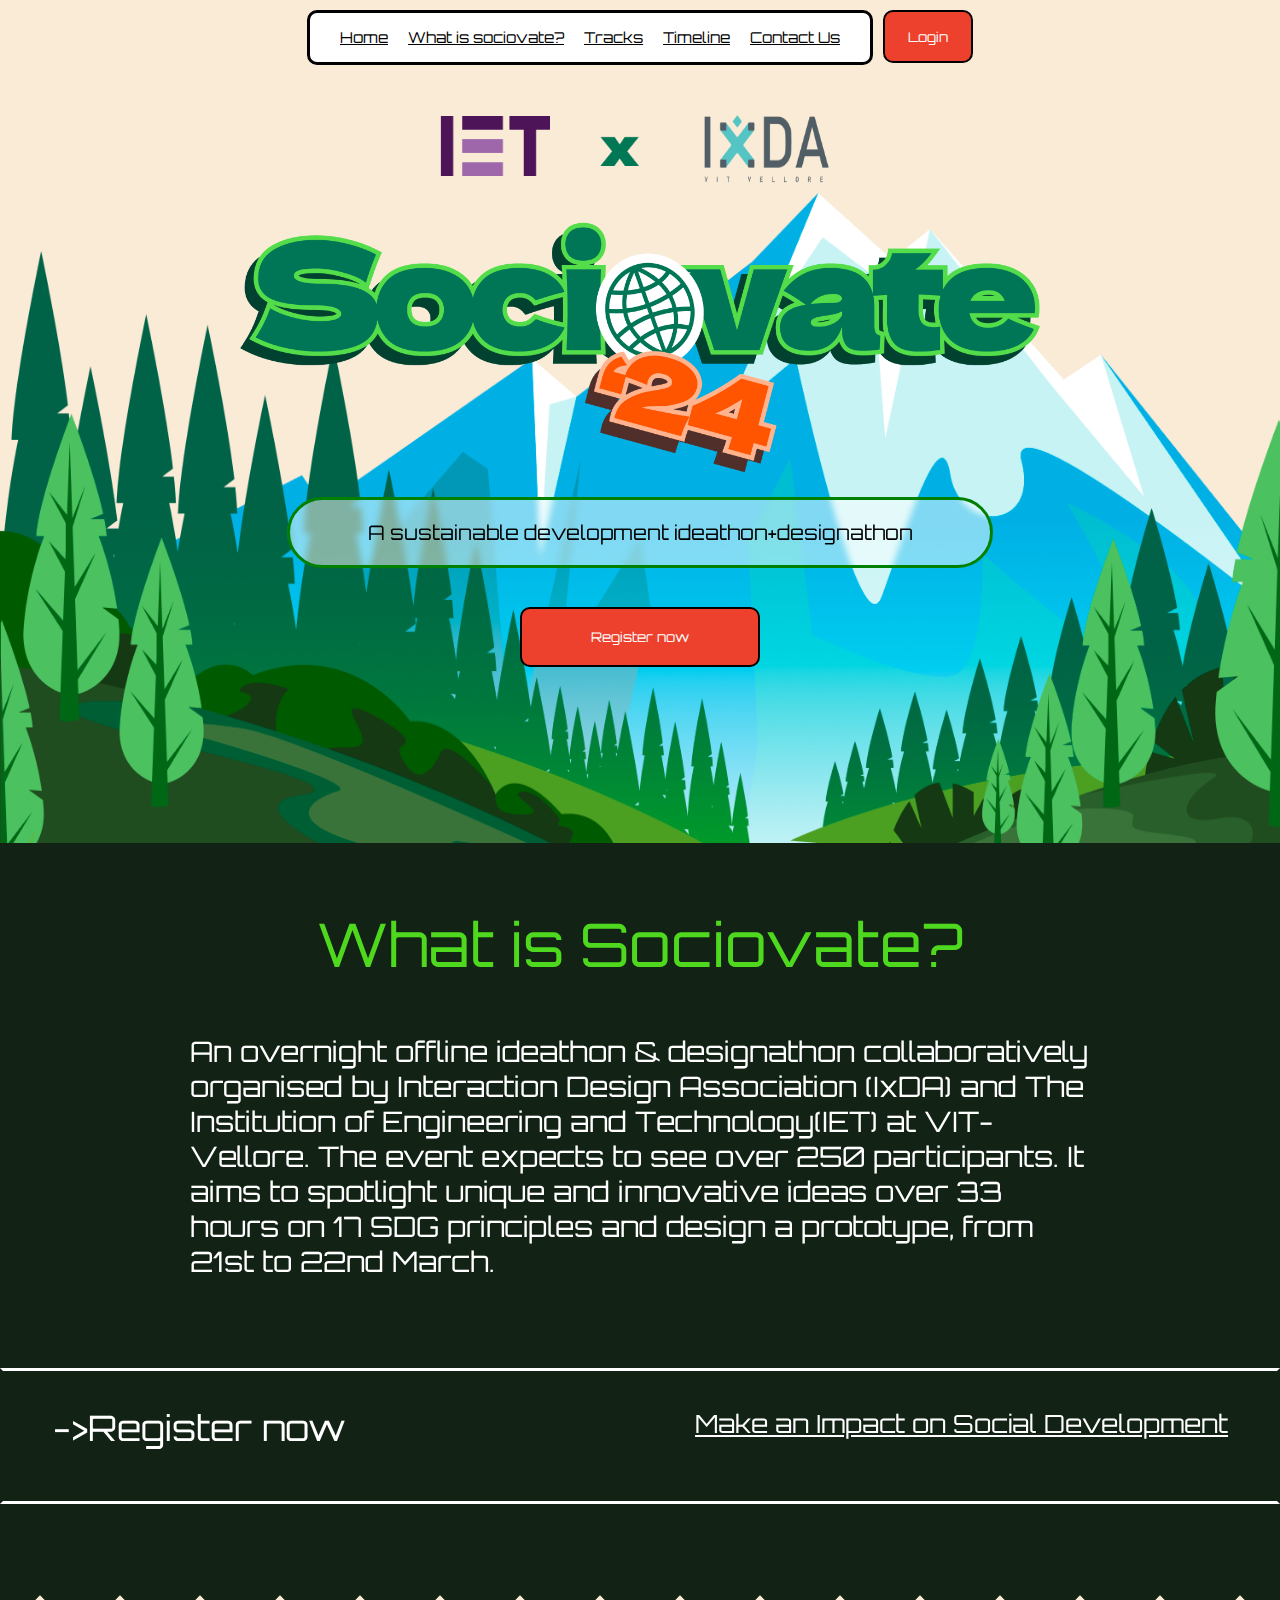
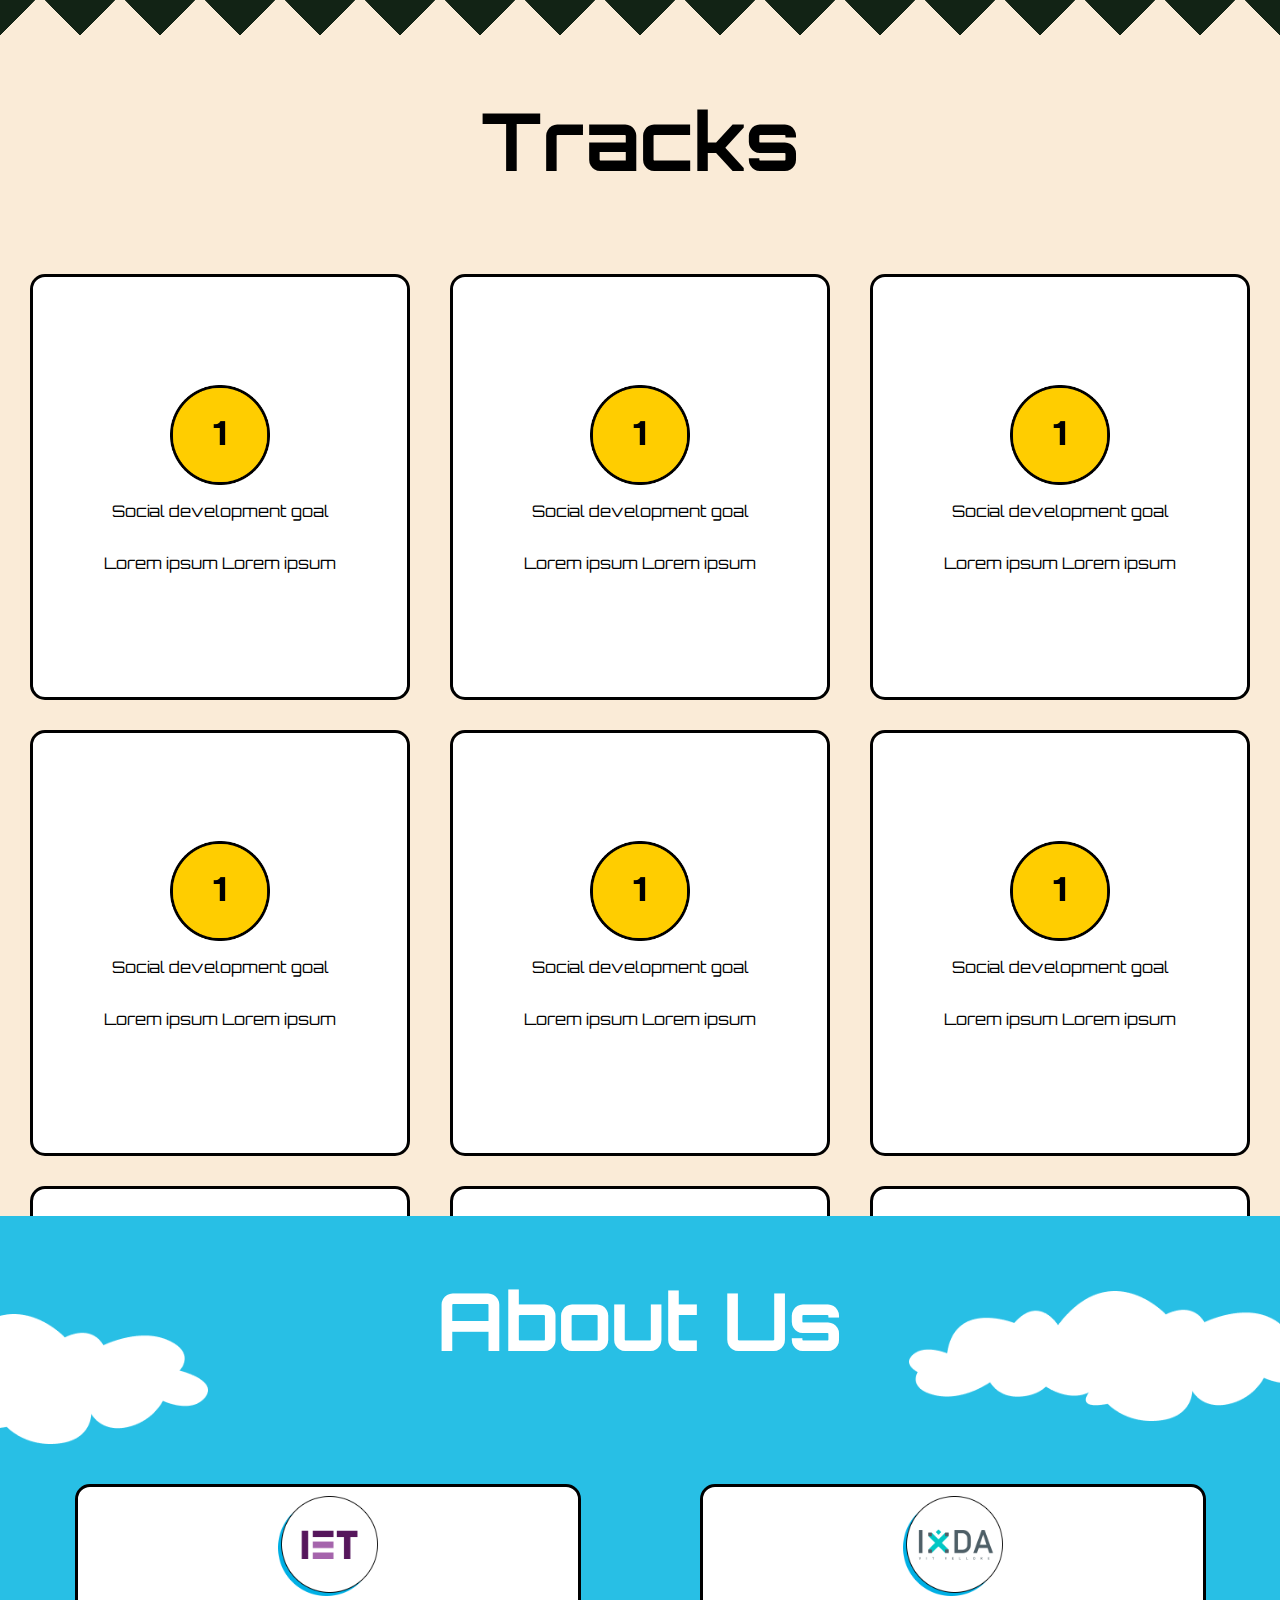
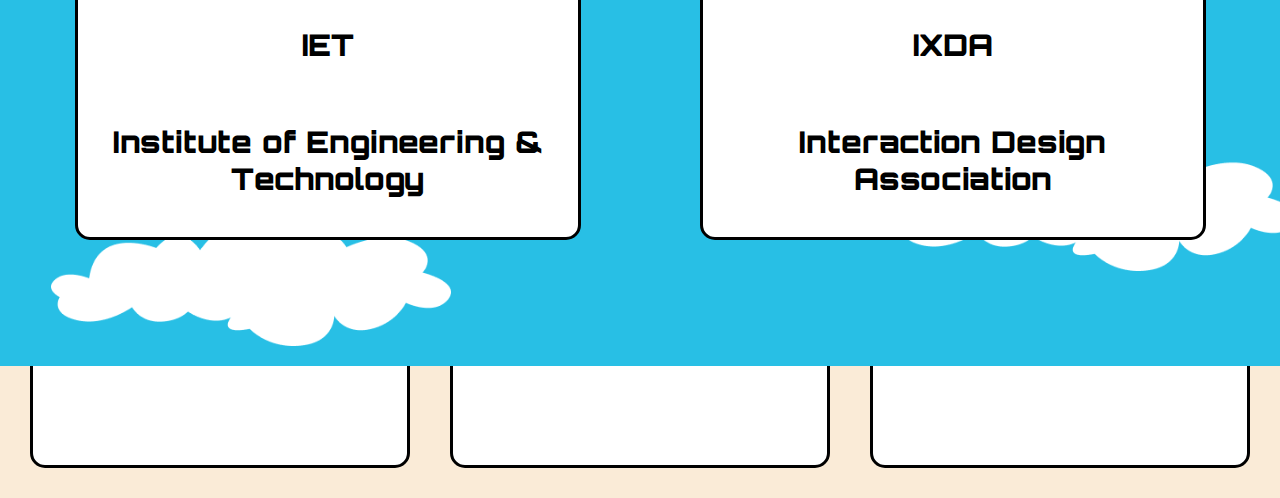
<file: index.html>
<html>
  <head>
    <meta http-equiv="X-UA-Compatible" content="IE=edge">
    <meta name="viewport" content="width=device-width, initial-scale=1.0">
    <link href="https://fonts.googleapis.com/css2?family=Orbitron:wght@600&display=swap" rel="stylesheet">
    <link rel="stylesheet" href="./assets/css/style.css">
    <link rel="icon" href="./assets/img/favicon.png" type="image/x-icon">
  </head>
  <body>
    <div class="first-div" id="nav">
      <div class="top">
        <div class="top-bar">
        <p class="home"><a href="#nav">Home</a></p>  
        <p class="home"><a href="#whatis">What is sociovate?</a></p>  
        <p class="home"><a href="#tracks">Tracks</a></p>  
        <p class="home"><a href="">Timeline</a></p>  
        <p class="home"><a href="">Contact Us</a></p>
      </div>
      <button class="login-btn" onclick="location.href='./src/login.html'">Login</button>
      </div>
      <img  class="mountains" src="./assets/img/Pasted Graphic.png" alt="">
      <div class="logos-title">
        <div class="collab">
          <img  class="IET-logos"src="./assets/img/Pasted Graphic 1.png" alt="">
          <img class="X-logos" src="./assets/img/Pasted Graphic 3.png" alt="">
          <img class="IXDA-logos" src="./assets/img/Pasted Graphic 2.png" alt="">
        </div>
        <div class="event">
          <img  class="sociovate" src="./assets/img/Pasted Graphic 4.png" alt="">
        </div>
      </div>
      <div class="buttons">
        <div class="text-sumn">
          <p class="text-s">A sustainable development ideathon+designathon</p>
        </div>
        <div class="register-btn">
          <button class="reg" onclick="location.href='./src/register.html'">Register now</button>
        </div>
      </div>
    </div>


    <div class="second-div" id="whatis">
      <div class="what">
        What is Sociovate?
      </div>
      <div class="desc">An overnight offline ideathon & designathon collaboratively organised by Interaction Design Association (IxDA) and The Institution of Engineering and Technology(IET) at VIT-Vellore. The event expects to see over 250 participants. It aims to spotlight unique and innovative ideas over 33 hours on 17 SDG principles and design a prototype, from 21st to 22nd March.</div>
      <div class="regnow">
        <p onclick="location.href='./src/register.html'">->Register now</p>
        <u onclick="location.href='./src/register.html'">Make an Impact on Social Development</u>
      </div>
    </div>



    <div class="third-div" id="tracks">
      <div class="tracktitle"><h1>Tracks</h1></div>
      <div class="sdgs">
        <div class="sdgg">
          <img class="sdgimg" src="./assets/img/Pasted Graphic 5.png" alt="">
          <p>Social development goal</p>
          <p>Lorem ipsum Lorem ipsum</p>
        </div>
        <div class="sdgg">
          <img class="sdgimg" src="./assets/img/Pasted Graphic 5.png" alt="">
          <p>Social development goal</p>
          <p>Lorem ipsum Lorem ipsum</p></div>
        <div class="sdgg">
          <img class="sdgimg" src="./assets/img/Pasted Graphic 5.png" alt="">
          <p>Social development goal</p>
          <p>Lorem ipsum Lorem ipsum</p></div>
        <div  class="sdgg">
          <img class="sdgimg" src="./assets/img/Pasted Graphic 5.png" alt="">
          <p>Social development goal</p>
          <p>Lorem ipsum Lorem ipsum</p></div>
        <div  class="sdgg">
          <img class="sdgimg" src="./assets/img/Pasted Graphic 5.png" alt="">
          <p>Social development goal</p>
          <p>Lorem ipsum Lorem ipsum</p></div>
        <div class="sdgg">
          <img class="sdgimg" src="./assets/img/Pasted Graphic 5.png" alt="">
          <p>Social development goal</p>
          <p>Lorem ipsum Lorem ipsum</p></div>
          <div class="sdgg">
            <img class="sdgimg" src="./assets/img/Pasted Graphic 5.png" alt="">
            <p>Social development goal</p>
            <p>Lorem ipsum Lorem ipsum</p>
          </div>
          <div class="sdgg">
            <img class="sdgimg" src="./assets/img/Pasted Graphic 5.png" alt="">
            <p>Social development goal</p>
            <p>Lorem ipsum Lorem ipsum</p></div>
          <div class="sdgg">
            <img class="sdgimg" src="./assets/img/Pasted Graphic 5.png" alt="">
            <p>Social development goal</p>
            <p>Lorem ipsum Lorem ipsum</p></div>
          <div  class="sdgg">
            <img class="sdgimg" src="./assets/img/Pasted Graphic 5.png" alt="">
            <p>Social development goal</p>
            <p>Lorem ipsum Lorem ipsum</p></div>
          <div  class="sdgg">
            <img class="sdgimg" src="./assets/img/Pasted Graphic 5.png" alt="">
            <p>Social development goal</p>
            <p>Lorem ipsum Lorem ipsum</p></div>
          <div class="sdgg">
            <img class="sdgimg" src="./assets/img/Pasted Graphic 5.png" alt="">
            <p>Social development goal</p>
            <p>Lorem ipsum Lorem ipsum</p></div>
      </div>
    </div>


    <div class="fourth-div">
      <div class="aboutustitle">
        <h1>About Us</h1>
      </div>
      <img class="cloud-1" src="./assets/img/Pasted Graphic 9.png" alt="">
      <img class="cloud-2" src="./assets/img/Pasted Graphic 9.png" alt="">
      <img class="cloud-3" src="./assets/img/Pasted Graphic 9.png" alt="">
      <img class="cloud-4" src="./assets/img/Pasted Graphic 9.png" alt="">
      <div class="contain">
        <div class="containers">
          <img class="sdgimg" src="./assets/img/Pasted Graphic 8.png" alt="">
          <p class="chapt"><strong>IET<strong></p>
          <p class="fullname">Institute of Engineering &<br>Technology</p>
        </div>
        <div class="containers">
          <img class="sdgimg" src="./assets/img/Pasted Graphic 7.png" alt="">
          <p class="chapt"><strong>IXDA</strong></p>
          <p class="fullname">Interaction Design Association</p>
        </div>
      </div>
    </div>
    


    <script src="https://cdn.jsdelivr.net/npm/@popperjs/core@2.11.8/dist/umd/popper.min.js" integrity="sha384-I7E8VVD/ismYTF4hNIPjVp/Zjvgyol6VFvRkX/vR+Vc4jQkC+hVqc2pM8ODewa9r" crossorigin="anonymous"></script>
<script src="https://cdn.jsdelivr.net/npm/bootstrap@5.3.3/dist/js/bootstrap.min.js" integrity="sha384-0pUGZvbkm6XF6gxjEnlmuGrJXVbNuzT9qBBavbLwCsOGabYfZo0T0to5eqruptLy" crossorigin="anonymous"></script>
  </body>
</html>
</file>
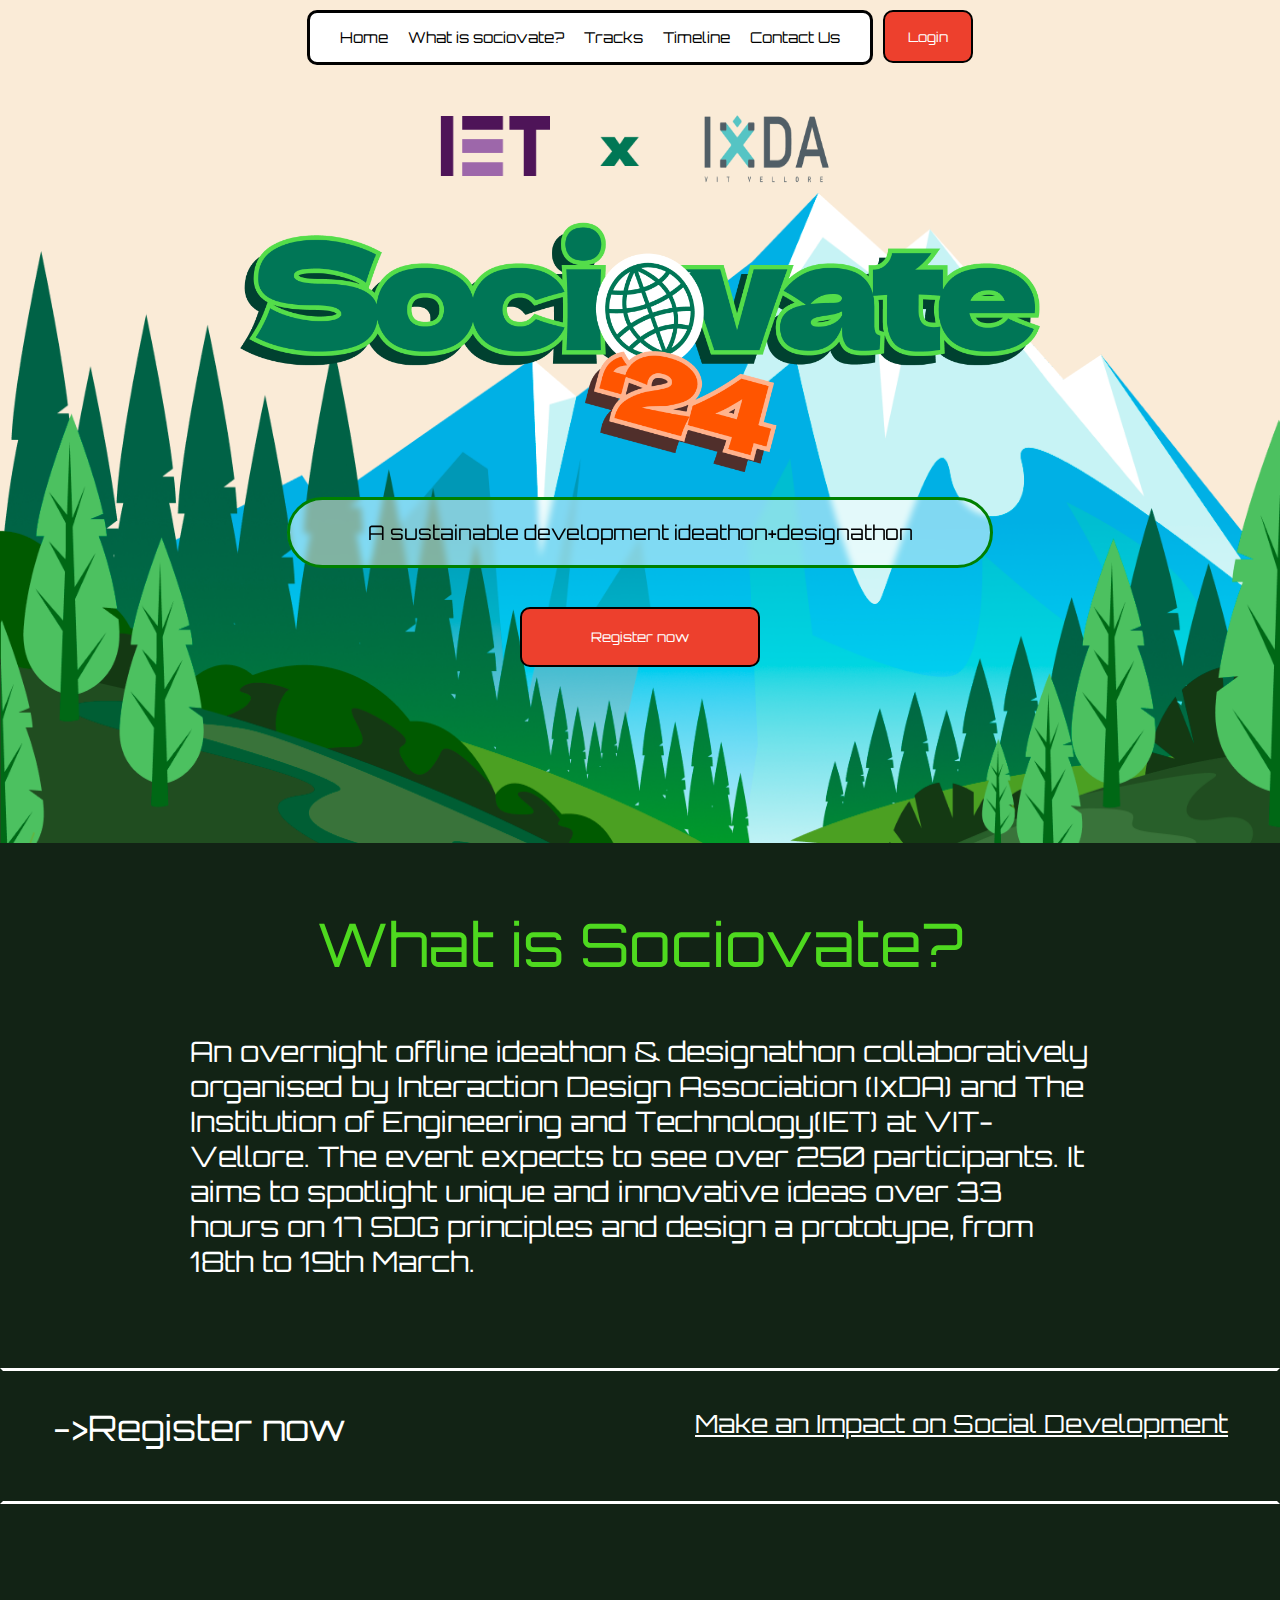
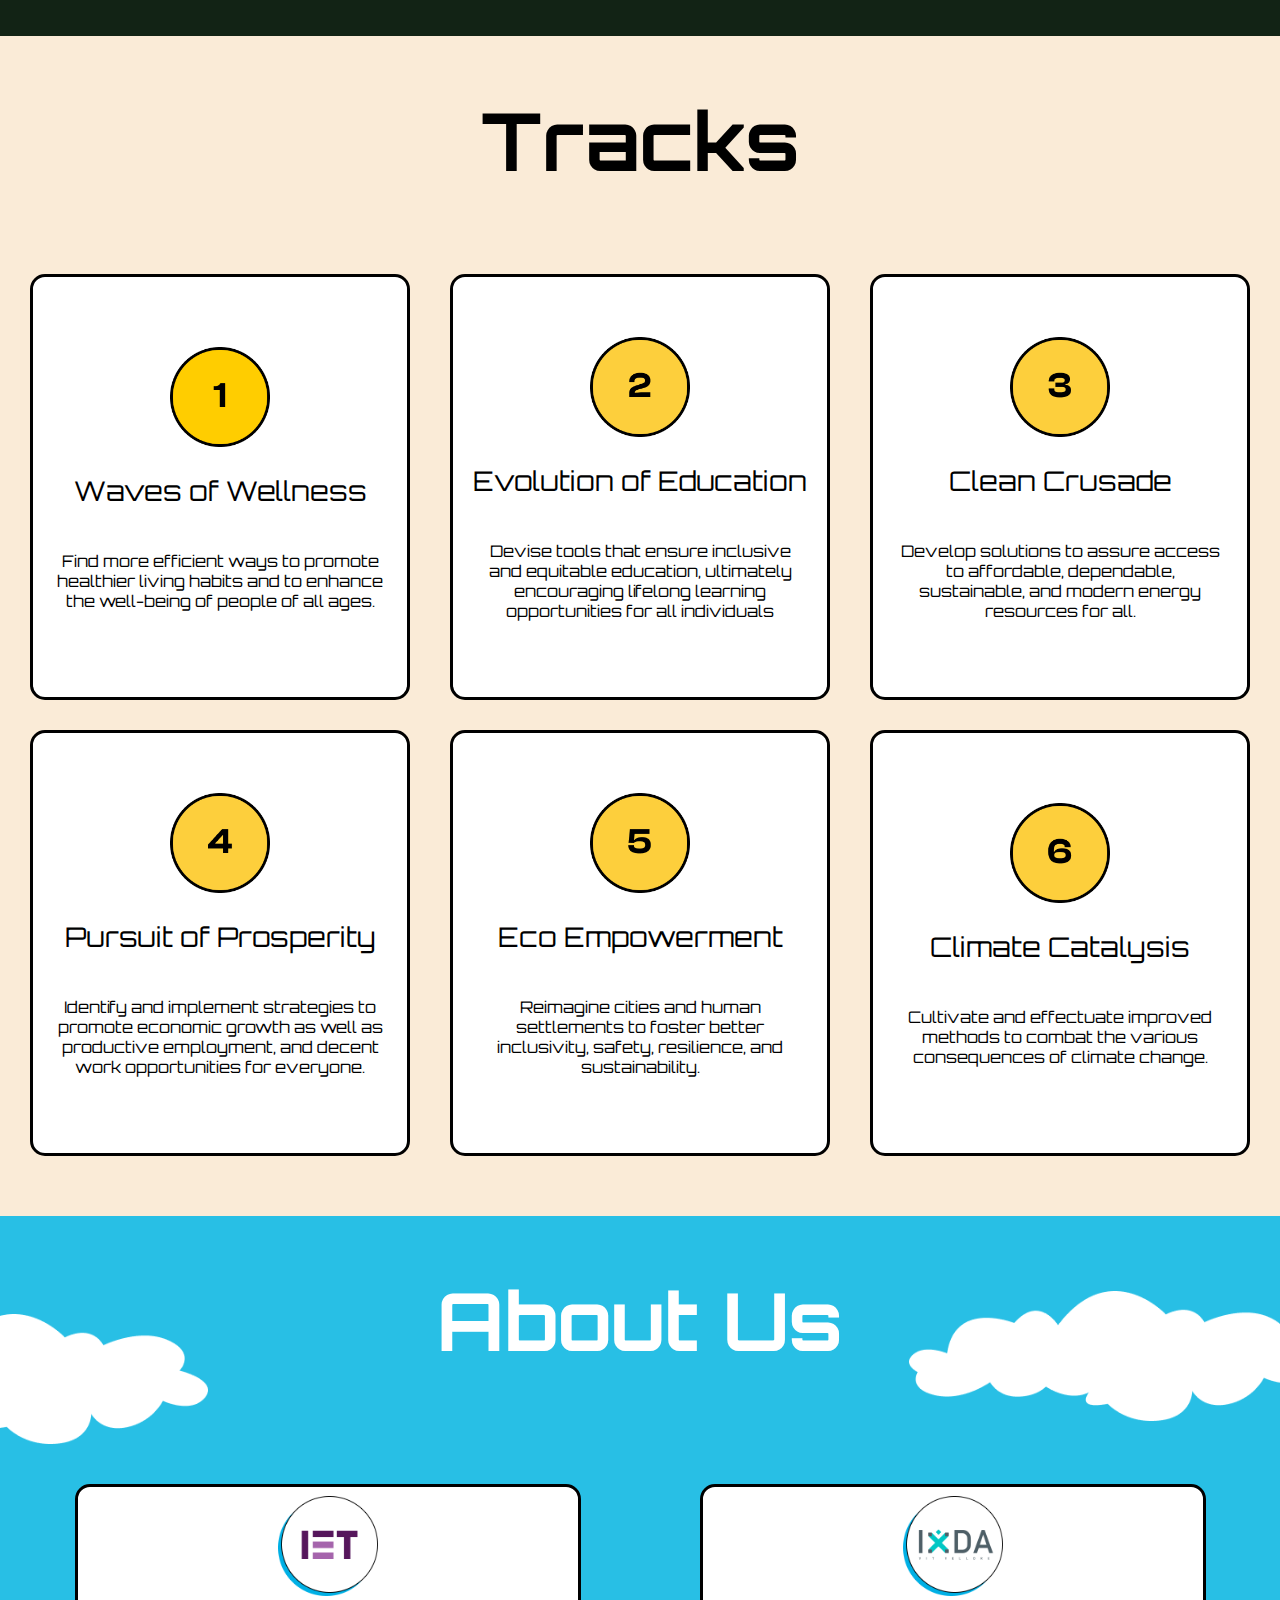
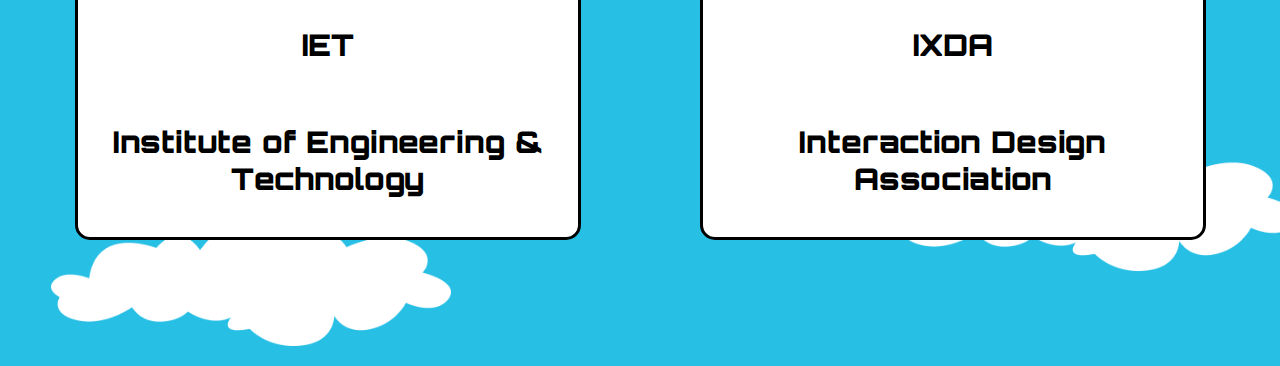
<file: Abhishumant/index.html>
<html>
  <head>
    <meta http-equiv="X-UA-Compatible" content="IE=edge">
    <meta name="viewport" content="width=device-width, initial-scale=1.0">
    <link href="https://fonts.googleapis.com/css2?family=Orbitron:wght@600&display=swap" rel="stylesheet">
    <link rel="stylesheet" href="styles.css">
  </head>
  <body>
    <div class="first-div">
      <div class="top">
        <div class="top-bar">
        <p class="home">Home</p>  
        <p class="home">What is sociovate?</p>  
        <p class="home">Tracks</p>  
        <p class="home">Timeline</p>  
        <p class="home">Contact Us</p>
      </div>
      <button class="login-btn">Login</button>
      </div>
      <img  class="mountains" src="images/Pasted Graphic.png" alt="">
      <div class="logos-title">
        <div class="collab">
          <img  class="IET-logos"src="images/Pasted Graphic 1.png" alt="">
          <img class="X-logos" src="images/Pasted Graphic 3.png" alt="">
          <img class="IXDA-logos" src="images/Pasted Graphic 2.png" alt="">
        </div>
        <div class="event">
          <img  class="sociovate" src="images/Pasted Graphic 4.png" alt="">
        </div>
      </div>
      <div class="buttons">
        <div class="text-sumn">
          <p class="text-s">A sustainable development ideathon+designathon</p>
        </div>
        <div class="register-btn">
          <button class="reg">Register now</button>
        </div>
      </div>
    </div>


    <div class="second-div">
      <div class="what">
        What is Sociovate?
      </div>
      <div class="desc">An overnight offline ideathon & designathon collaboratively organised by Interaction Design Association (IxDA) and The Institution of Engineering and Technology(IET) at VIT-Vellore. The event expects to see over 250 participants. It aims to spotlight unique and innovative ideas over 33 hours on 17 SDG principles and design a prototype, from 18th to 19th March.</div>
      <div class="regnow">
        <p>->Register now</p>
        <u>Make an Impact on Social Development</u>
      </div>
    </div>



    <div class="third-div">
      <div class="tracktitle"><h1>Tracks</h1></div>
      <div class="sdgs">
        <div class="sdgg">
          <img class="sdgimg" src="images/Pasted Graphic 5.png" alt="">
          <p class="sdgtitle">Waves of Wellness</p>
          <p class="sdgdesc">Find more efficient ways to promote healthier living habits and to enhance the well-being of people of all ages.</p></div>
        <div class="sdgg">
          <img class="sdgimg" src="images/Pasted Graphic 11.png" alt="">
          <p class="sdgtitle">Evolution of Education</p>
          <p class="sdgdesc">Devise tools that ensure inclusive and equitable education, ultimately encouraging lifelong learning opportunities for all individuals</p></div>
        <div class="sdgg">
          <img class="sdgimg" src="images/Pasted Graphic 12.png" alt="">
          <p class="sdgtitle">Clean Crusade</p>
          <p class="sdgdesc">Develop solutions to assure access to affordable, dependable, sustainable, and modern energy resources for all.</p></div>
        <div  class="sdgg">
          <img class="sdgimg" src="images/Pasted Graphic 13.png" alt="">
          <p class="sdgtitle">Pursuit of Prosperity</p>
          <p class="sdgdesc">Identify and implement strategies to promote economic growth as well as productive employment, and decent work opportunities for everyone.</p></div>
        <div  class="sdgg">
          <img class="sdgimg" src="images/Pasted Graphic 14.png" alt="">
          <p class="sdgtitle">Eco Empowerment</p>
          <p class="sdgdesc"> Reimagine cities and human settlements to foster better inclusivity, safety, resilience, and sustainability.</p></div>
        <div class="sdgg">
          <img class="sdgimg" src="images/Pasted Graphic 15.png" alt="">
          <p class="sdgtitle">Climate Catalysis</p>
          <p class="sdgdesc">Cultivate and effectuate improved methods to combat the various consequences of climate change.</p></div>
          
      </div>
    </div>


    <div class="fourth-div">
      <div class="aboutustitle">
        <h1>About Us</h1>
      </div>
      <img class="cloud-1" src="images/Pasted Graphic 9.png" alt="">
      <img class="cloud-2" src="images/Pasted Graphic 9.png" alt="">
      <img class="cloud-3" src="images/Pasted Graphic 9.png" alt="">
      <img class="cloud-4" src="images/Pasted Graphic 9.png" alt="">
      <div class="contain">
        <div class="containers">
          <img class="sdgimg" src="images/Pasted Graphic 8.png" alt="">
          <p class="chapt"><strong>IET<strong></p>
          <p class="fullname">Institute of Engineering &<br>Technology</p>
        </div>
        <div class="containers">
          <img class="sdgimg" src="images/Pasted Graphic 7.png" alt="">
          <p class="chapt"><strong>IXDA</strong></p>
          <p class="fullname">Interaction Design Association</p>
        </div>
      </div>
    </div>
    
  </body>
</html>
</file>
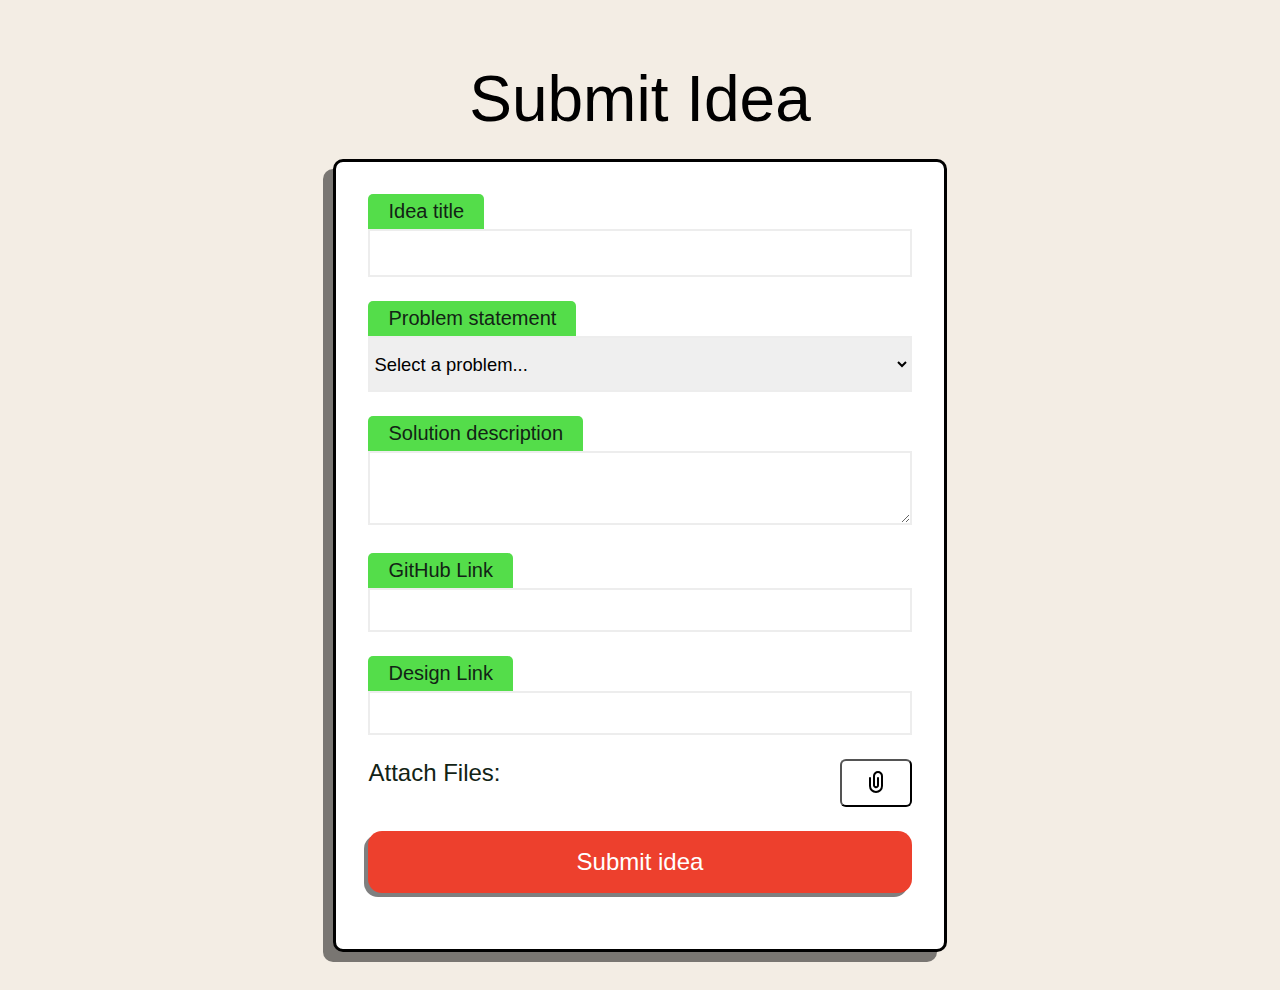
<file: SubmissionPage-Pulkit/index.html>
<!DOCTYPE html>
<html lang="en">
  <head>
    <meta charset="UTF-8" />
    <meta name="viewport" content="width=device-width, initial-scale=1.0" />
    <title>Submission Page</title>
    <link rel="stylesheet" href="styles.css" />
    <link
      href="https://api.fontshare.com/v2/css?f[]=clash-display@500&display=swap"
      rel="stylesheet"
    />
  </head>
  <body>
    <div class="container">
      <h1 class="heading">Submit Idea</h1>
      <div class="content">
        <div class="idea-title">
          <label for="idea">Idea title</label>
          <input type="text" id="idea" name="idea" required />
        </div>
        <div class="problem-statement">
          <label for="problem">Problem statement</label>
          <select id="problem" name="problem" required>
            <option value="" hidden>Select a problem...</option>
            <option value="option1">Waves of Wellness</option>
            <option value="option2">Evolution of Education</option>
            <option value="option3">Clean Crusade</option>
            <option value="option4">Pursuit of Prosperity</option>
            <option value="option5">Eco Empowerment</option>
            <option value="option6">Climate Catalysis</option>
          </select>
        </div>

        <div class="solution-required">
          <label for="solution">Solution description</label>
          <textarea
            id="solution"
            name="solution"
            class="multiline-input"
            required
          ></textarea>
        </div>

        <div class="GitHub-Link">
          <label for="idea">GitHub Link</label>
          <input type="url" id="idea" name="idea" class="link-input" required />
        </div>
        <div class="Design-Link">
          <label for="idea">Design Link</label>
          <input type="url" id="idea" name="idea" class="link-input" required />
        </div>
        <div class="form-group">
          <label for="attachment">Attach Files:</label>
          <button>
            <svg
              width="14"
              height="22"
              viewBox="0 0 14 22"
              fill="none"
              xmlns="http://www.w3.org/2000/svg"
            >
              <path
                d="M1 6.91V15C1 16.5913 1.63214 18.1174 2.75736 19.2426C3.88258 20.3679 5.4087 21 7 21C8.5913 21 10.1174 20.3679 11.2426 19.2426C12.3679 18.1174 13 16.5913 13 15V5C13 3.93913 12.5786 2.92172 11.8284 2.17157C11.0783 1.42143 10.0609 1 9 1C7.93913 1 6.92172 1.42143 6.17157 2.17157C5.42143 2.92172 5 3.93913 5 5V14.182C5 14.4446 5.05173 14.7047 5.15224 14.9474C5.25275 15.19 5.40007 15.4105 5.58579 15.5962C5.7715 15.7819 5.99198 15.9292 6.23463 16.0298C6.47728 16.1303 6.73736 16.182 7 16.182C7.53043 16.182 8.03914 15.9713 8.41421 15.5962C8.78929 15.2211 9 14.7124 9 14.182V7"
                stroke="black"
                stroke-width="2"
                stroke-linecap="round"
                stroke-linejoin="round"
              />
            </svg>
          </button>
        </div>
        <div class="form-group center">
          <input class="Submit-button" type="submit" value="Submit idea" />
        </div>
      </div>
    </div>
  </body>
</html>
</file>
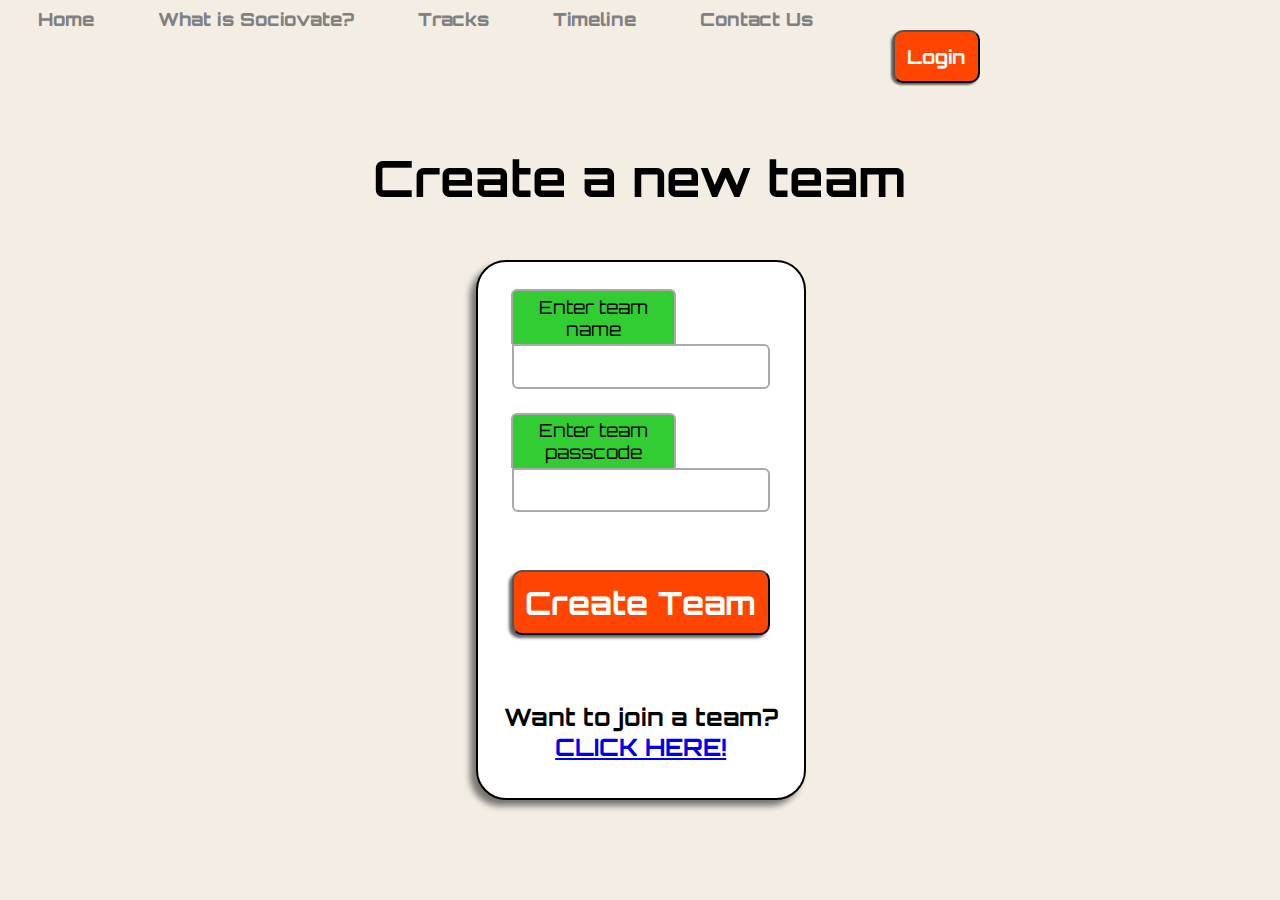
<file: Join_Create-Divesh_Nitin/createTeam.html>
<!DOCTYPE html>
<html lang="en">

<head>
    <meta charset="UTF-8">
    <meta name="viewport" content="width=device-width, initial-scale=1.0">
    <link href="https://db.onlinewebfonts.com/c/708e00bfb7f5731e6fd8bcaaafde9713?family=Quadrat+Grotesk+New+W03+Black"
        rel="stylesheet">
    <link rel="stylesheet" href="teams1.css">
    <link href="https://fonts.googleapis.com/css2?family=Orbitron:wght@600&display=swap" rel="stylesheet">
    <link
      href="https://fonts.googleapis.com/css2?family=Dela+Gothic+One&display=swap"
      rel="stylesheet"
    />
    <link href="https://db.onlinewebfonts.com/c/991f6390a7781b853b9ad24333df327b?family=Supria+Sans+W01+Regular" rel="stylesheet">

    <title>Document</title>
</head>

<body>
    <header>
    <nav class="glassmorphic-navbar">
        <a href="#" class="active">Home</a>
        <a href="#">What is Sociovate?</a>
        <a href="#">Tracks</a>
        <a href="#">Timeline</a>
        <a href="#">Contact Us</a>
    </nav>
    <button type="submit" class="button-login">Login</button></header>
    <h1><b>Create a new team</b></h1>
    <div>
        <form class="centered" action="reg.html">
          
            <div>
                <p><label class="custom-label" for="teamname">Enter team name</label><br>
                    <input type="text" id="teamname" placeholder="" required maxlength="200">
                </p>
            </div>
            <!-- <div>
                <p> <label class="custom-label" for="count">TEAM COUNT</label><br>
                    <input type="number" id="count" placeholder="For eg. 2,3,4" required max="4" min="2">
                </p>
            <div> -->
         
            <div>
                <p> <label class="custom-label" for="Passcode">Enter team passcode</label><br>
                    <input type="number" id="Passcode" placeholder="" min="0" max="9999" minlength="4" maxlength="4" >
                </p>
            </div>
<br>
            <p><button class="button-reg" type="submit">Create Team</button></p>
            <br>
    


            <p class="good-font-bold" >Want to join a team? <a href="joinTeam.html"> CLICK HERE! </a></p>




        </form>
    </div>

</body>

</html>
</file>
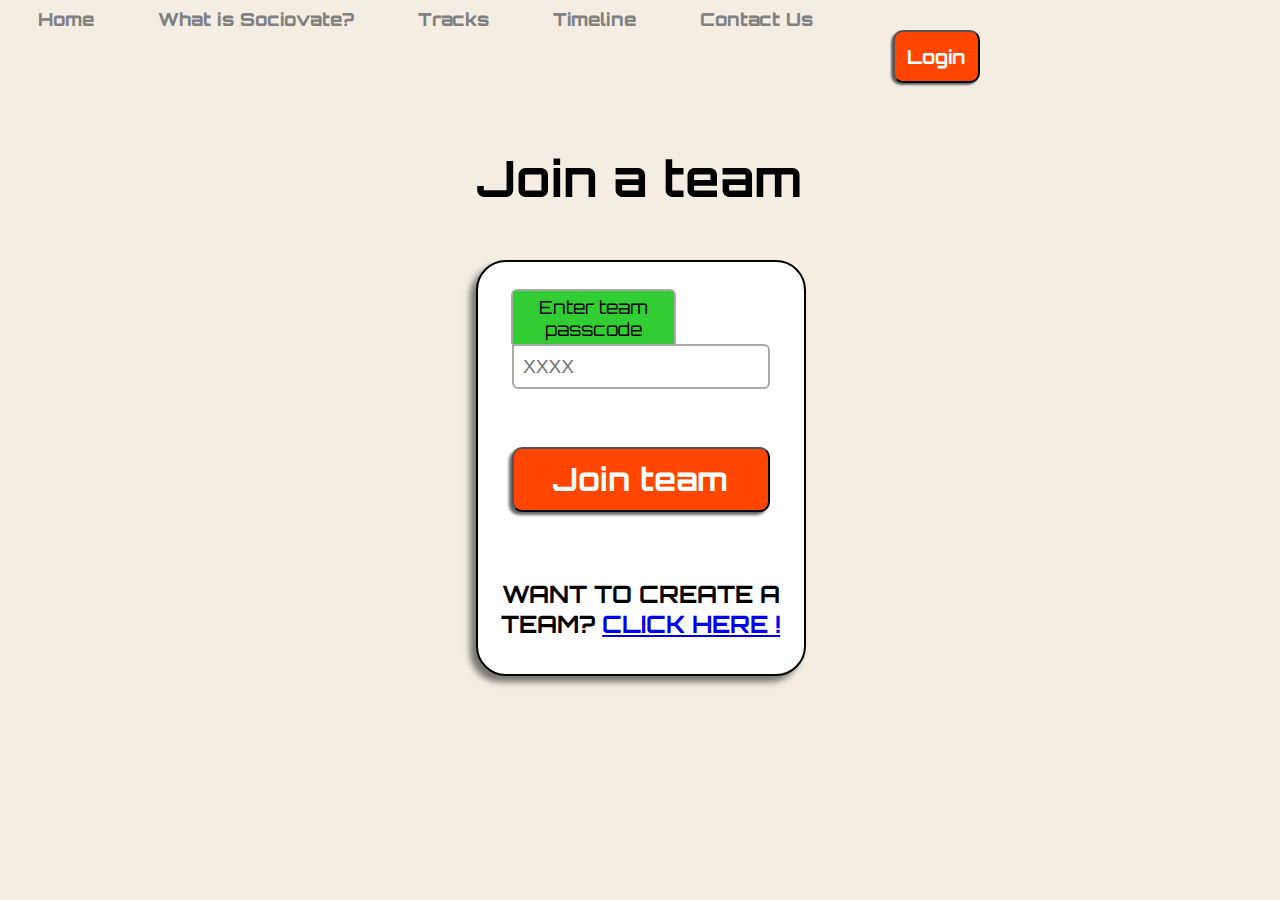
<file: Join_Create-Divesh_Nitin/joinTeam.html>
<!DOCTYPE html>
<html lang="en">

<head>
    <meta charset="UTF-8">
    <meta name="viewport" content="width=device-width, initial-scale=1.0">
    <link href="https://db.onlinewebfonts.com/c/708e00bfb7f5731e6fd8bcaaafde9713?family=Quadrat+Grotesk+New+W03+Black"
        rel="stylesheet">
    <link rel="stylesheet" href="teams1.css">
    <link href="https://fonts.googleapis.com/css2?family=Orbitron:wght@600&display=swap" rel="stylesheet">
    <link
      href="https://fonts.googleapis.com/css2?family=Dela+Gothic+One&display=swap"
      rel="stylesheet"
    />
    <link href="https://db.onlinewebfonts.com/c/991f6390a7781b853b9ad24333df327b?family=Supria+Sans+W01+Regular" rel="stylesheet">

    <title>Document</title>
</head>

<body>
    <header>
        <nav class="glassmorphic-navbar">
            <a href="#" class="active">Home</a>
            <a href="#">What is Sociovate?</a>
            <a href="#">Tracks</a>
            <a href="#">Timeline</a>
            <a href="#">Contact Us</a>
        </nav>
        <button type="submit" class="button-login">Login</button></header>
    <h1><b>Join a team</b></h1>
    <div>
        <form class="centered" action="reg.html">
          
            
         
            <div>
                <p> <label class="custom-label" for="Passcode">Enter team passcode</label><br>
                    <input type="number" id="Passcode" placeholder="XXXX" min="0" max="9999" minlength="4" maxlength="4" >
                </p>
            </div>
<br>
            <p><button class="button-reg" type="submit">Join team</button></p>
            <br>
    


            <p class="good-font-bold" >WANT TO CREATE A TEAM? <a href="createTeam.html">CLICK HERE !</a></p1>




        </form>
    </div>

</body>

</html>
</file>
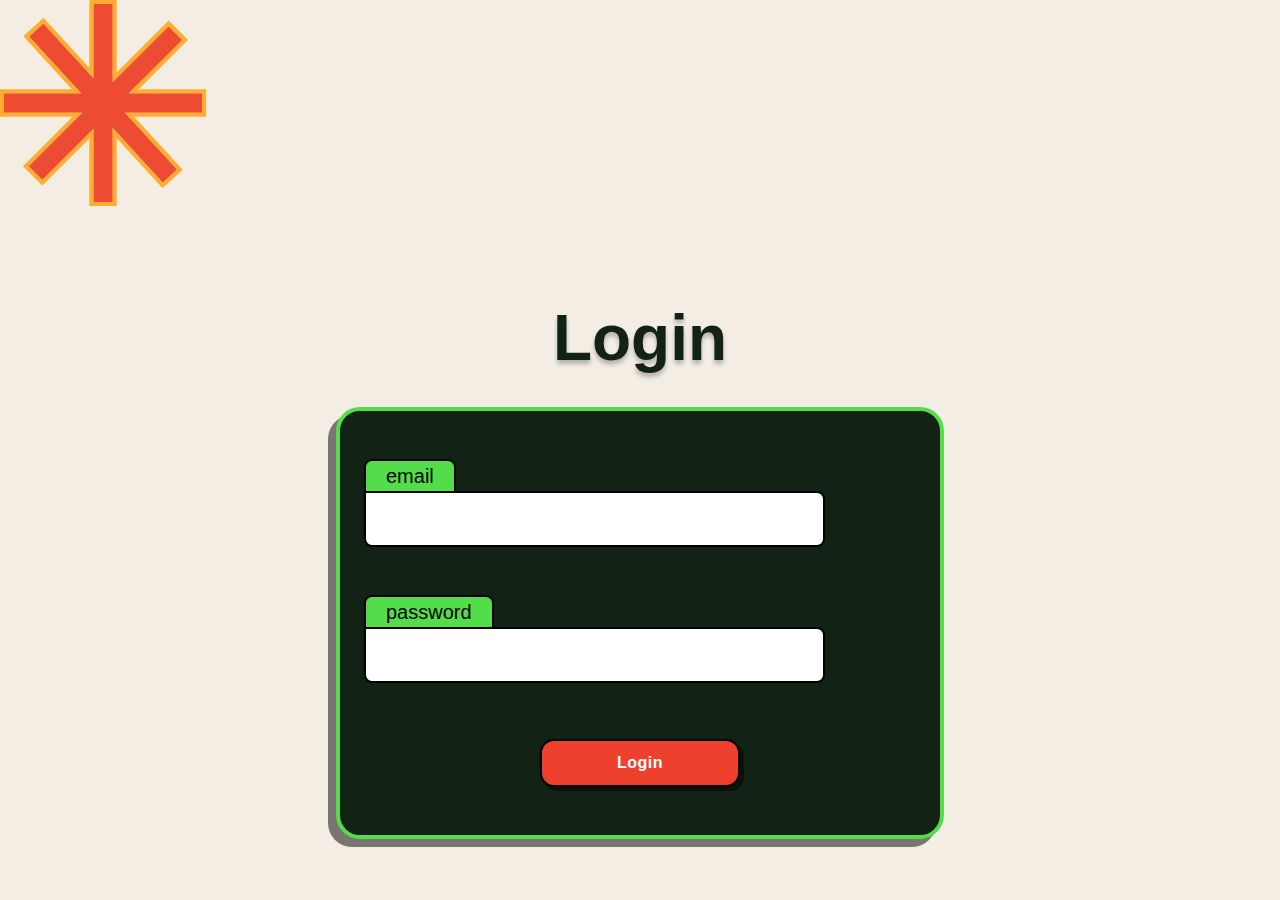
<file: Login_Register-Siddharth/login.html>
<!DOCTYPE html>
<html lang="en">
  <head>
    <meta charset="UTF-8" />
    <meta name="viewport" content="width=device-width, initial-scale=1.0" />
    <title>Document</title>
    <link rel="stylesheet" href="login.css" />
    <link rel="preconnect" href="https://fonts.googleapis.com" />
    <link rel="preconnect" href="https://fonts.gstatic.com" crossorigin />
    <link
      href="https://fonts.googleapis.com/css2?family=Dela+Gothic+One&display=swap"
      rel="stylesheet"
    />
    <link
      href="https://api.fontshare.com/v2/css?f[]=clash-display@500&display=swap"
      rel="stylesheet"
    />
  </head>

  <body>
    <svg
      class="union"
      width="207"
      height="207"
      viewBox="0 0 207 207"
      fill="none"
      xmlns="http://www.w3.org/2000/svg"
    >
      <mask
        id="path-1-outside-1_23_1417"
        maskUnits="userSpaceOnUse"
        x="0"
        y="0"
        width="207"
        height="207"
        fill="black"
      >
        <rect fill="white" width="207" height="207" />
        <path
          fill-rule="evenodd"
          clip-rule="evenodd"
          d="M93.3417 3.99998H112.736V82.0848L168.656 26.165L182.37 39.8789L128.885 93.3635H202.099V112.758H125.071L177.07 169.565L162.764 182.66L112.736 128.006V202.099H93.3417V128.907L42.2922 179.956L28.5783 166.242L82.0629 112.758H3.99998L3.99998 93.3635H81.0263L29.0079 36.5342L43.314 23.4392L93.3417 78.0937V3.99998Z"
        />
      </mask>
      <path
        fill-rule="evenodd"
        clip-rule="evenodd"
        d="M93.3417 3.99998H112.736V82.0848L168.656 26.165L182.37 39.8789L128.885 93.3635H202.099V112.758H125.071L177.07 169.565L162.764 182.66L112.736 128.006V202.099H93.3417V128.907L42.2922 179.956L28.5783 166.242L82.0629 112.758H3.99998L3.99998 93.3635H81.0263L29.0079 36.5342L43.314 23.4392L93.3417 78.0937V3.99998Z"
        fill="#ED4B32"
      />
      <path
        d="M112.736 3.99998H116.736V-1.52588e-05H112.736V3.99998ZM93.3417 3.99998V-1.52588e-05H89.3417V3.99998H93.3417ZM112.736 82.0848H108.736V91.7416L115.564 84.9132L112.736 82.0848ZM168.656 26.165L171.484 23.3365L168.656 20.5081L165.827 23.3365L168.656 26.165ZM182.37 39.8789L185.198 42.7073L188.027 39.8789L185.198 37.0504L182.37 39.8789ZM128.885 93.3635L126.057 90.5351L119.228 97.3635H128.885V93.3635ZM202.099 93.3635H206.099V89.3635H202.099V93.3635ZM202.099 112.758V116.758H206.099V112.758H202.099ZM125.071 112.758V108.758H115.987L122.121 115.459L125.071 112.758ZM177.07 169.565L179.77 172.516L182.721 169.815L180.02 166.865L177.07 169.565ZM162.764 182.66L159.813 185.361L162.514 188.312L165.464 185.611L162.764 182.66ZM112.736 128.006L115.687 125.305L108.736 117.712V128.006H112.736ZM112.736 202.099V206.099H116.736V202.099H112.736ZM93.3417 202.099H89.3417V206.099H93.3417V202.099ZM93.3417 128.907H97.3417V119.25L90.5132 126.078L93.3417 128.907ZM42.2922 179.956L39.4638 182.785L42.2922 185.613L45.1206 182.785L42.2922 179.956ZM28.5783 166.242L25.7499 163.414L22.9215 166.242L25.7499 169.071L28.5783 166.242ZM82.0629 112.758L84.8914 115.586L91.7198 108.758H82.0629V112.758ZM3.99998 112.758H-1.52588e-05V116.758H3.99998V112.758ZM3.99998 93.3635V89.3635H-1.62125e-05V93.3635H3.99998ZM81.0263 93.3635V97.3635H90.1104L83.9769 90.6627L81.0263 93.3635ZM29.0079 36.5342L26.3072 33.5836L23.3566 36.2844L26.0574 39.235L29.0079 36.5342ZM43.314 23.4392L46.2645 20.7385L43.5638 17.7879L40.6132 20.4887L43.314 23.4392ZM93.3417 78.0937L90.3911 80.7945L97.3417 88.3879V78.0937H93.3417ZM112.736 -1.52588e-05H93.3417V7.99998H112.736V-1.52588e-05ZM116.736 82.0848V3.99998H108.736V82.0848H116.736ZM165.827 23.3365L109.908 79.2563L115.564 84.9132L171.484 28.9934L165.827 23.3365ZM185.198 37.0504L171.484 23.3365L165.827 28.9934L179.541 42.7073L185.198 37.0504ZM131.713 96.1919L185.198 42.7073L179.541 37.0504L126.057 90.5351L131.713 96.1919ZM202.099 89.3635H128.885V97.3635H202.099V89.3635ZM206.099 112.758V93.3635H198.099V112.758H206.099ZM125.071 116.758H202.099V108.758H125.071V116.758ZM180.02 166.865L128.022 110.057L122.121 115.459L174.119 172.266L180.02 166.865ZM165.464 185.611L179.77 172.516L174.369 166.615L160.063 179.71L165.464 185.611ZM109.785 130.707L159.813 185.361L165.714 179.959L115.687 125.305L109.785 130.707ZM116.736 202.099V128.006H108.736V202.099H116.736ZM93.3417 206.099H112.736V198.099H93.3417V206.099ZM89.3417 128.907V202.099H97.3417V128.907H89.3417ZM45.1206 182.785L96.1701 131.735L90.5132 126.078L39.4638 177.128L45.1206 182.785ZM25.7499 169.071L39.4638 182.785L45.1206 177.128L31.4067 163.414L25.7499 169.071ZM79.2345 109.929L25.7499 163.414L31.4067 169.071L84.8914 115.586L79.2345 109.929ZM3.99998 116.758H82.0629V108.758H3.99998V116.758ZM-1.62125e-05 93.3635L-1.52588e-05 112.758H7.99998L7.99998 93.3635H-1.62125e-05ZM81.0263 89.3635H3.99998V97.3635H81.0263V89.3635ZM26.0574 39.235L78.0758 96.0643L83.9769 90.6627L31.9585 33.8334L26.0574 39.235ZM40.6132 20.4887L26.3072 33.5836L31.7087 39.4847L46.0148 26.3898L40.6132 20.4887ZM96.2922 75.393L46.2645 20.7385L40.3634 26.14L90.3911 80.7945L96.2922 75.393ZM89.3417 3.99998V78.0937H97.3417V3.99998H89.3417Z"
        fill="#FFAD2F"
        mask="url(#path-1-outside-1_23_1417)"
      />
    </svg>

    <div class="login-container">
      <div class="login-text">Login</div>
      <div class="login-form">
          <form>
            <div class="email-container">
              <label for="email">email</label>
              <input type="email" id="email" name="email" />
            </div>
            <div class="password-container">
              <label for="password">password</label>
              <input type="password" id="password" name="password" />
            </div>
            <button type="submit">Login</button>
          </form>
      </div>
    </div>

  </body>
</html>
</file>
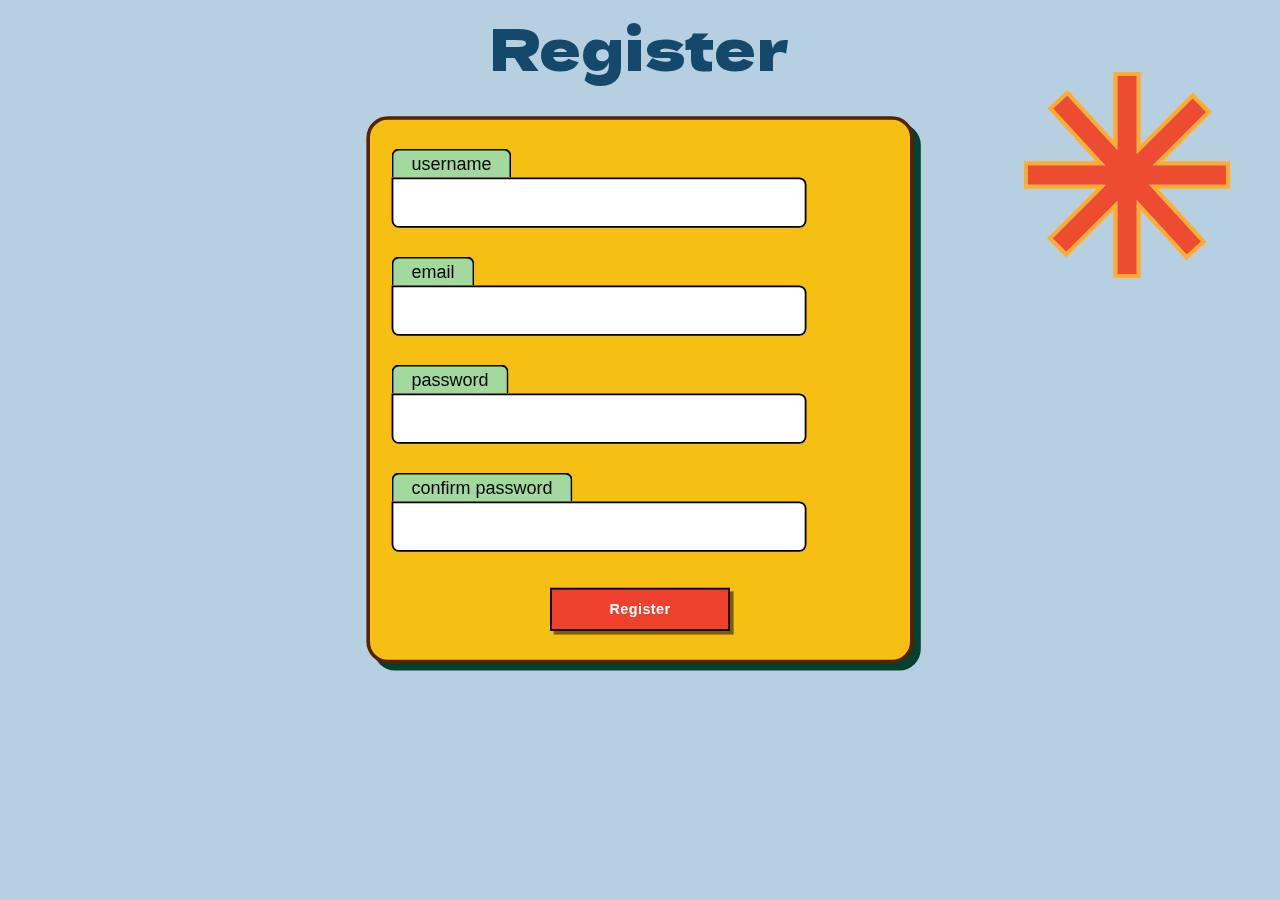
<file: Login_Register-Siddharth/register.html>
<!DOCTYPE html>
<html lang="en">
  <head>
    <meta charset="UTF-8" />
    <meta name="viewport" content="width=device-width, initial-scale=1.0" />
    <title>Document</title>
    <link rel="stylesheet" href="register.css" />
    <link rel="preconnect" href="https://fonts.googleapis.com" />
    <link rel="preconnect" href="https://fonts.gstatic.com" crossorigin />
    <link
      href="https://fonts.googleapis.com/css2?family=Dela+Gothic+One&display=swap"
      rel="stylesheet"
    />
    <link
      href="https://api.fontshare.com/v2/css?f[]=clash-display@500&display=swap"
      rel="stylesheet"
    />
  </head>

  <body>
    <svg
      class="union"
      width="207"
      height="207"
      viewBox="0 0 207 207"
      fill="none"
      xmlns="http://www.w3.org/2000/svg"
    >
      <mask
        id="path-1-outside-1_23_1417"
        maskUnits="userSpaceOnUse"
        x="0"
        y="0"
        width="207"
        height="207"
        fill="black"
      >
        <rect fill="white" width="207" height="207" />
        <path
          fill-rule="evenodd"
          clip-rule="evenodd"
          d="M93.3417 3.99998H112.736V82.0848L168.656 26.165L182.37 39.8789L128.885 93.3635H202.099V112.758H125.071L177.07 169.565L162.764 182.66L112.736 128.006V202.099H93.3417V128.907L42.2922 179.956L28.5783 166.242L82.0629 112.758H3.99998L3.99998 93.3635H81.0263L29.0079 36.5342L43.314 23.4392L93.3417 78.0937V3.99998Z"
        />
      </mask>
      <path
        fill-rule="evenodd"
        clip-rule="evenodd"
        d="M93.3417 3.99998H112.736V82.0848L168.656 26.165L182.37 39.8789L128.885 93.3635H202.099V112.758H125.071L177.07 169.565L162.764 182.66L112.736 128.006V202.099H93.3417V128.907L42.2922 179.956L28.5783 166.242L82.0629 112.758H3.99998L3.99998 93.3635H81.0263L29.0079 36.5342L43.314 23.4392L93.3417 78.0937V3.99998Z"
        fill="#ED4B32"
      />
      <path
        d="M112.736 3.99998H116.736V-1.52588e-05H112.736V3.99998ZM93.3417 3.99998V-1.52588e-05H89.3417V3.99998H93.3417ZM112.736 82.0848H108.736V91.7416L115.564 84.9132L112.736 82.0848ZM168.656 26.165L171.484 23.3365L168.656 20.5081L165.827 23.3365L168.656 26.165ZM182.37 39.8789L185.198 42.7073L188.027 39.8789L185.198 37.0504L182.37 39.8789ZM128.885 93.3635L126.057 90.5351L119.228 97.3635H128.885V93.3635ZM202.099 93.3635H206.099V89.3635H202.099V93.3635ZM202.099 112.758V116.758H206.099V112.758H202.099ZM125.071 112.758V108.758H115.987L122.121 115.459L125.071 112.758ZM177.07 169.565L179.77 172.516L182.721 169.815L180.02 166.865L177.07 169.565ZM162.764 182.66L159.813 185.361L162.514 188.312L165.464 185.611L162.764 182.66ZM112.736 128.006L115.687 125.305L108.736 117.712V128.006H112.736ZM112.736 202.099V206.099H116.736V202.099H112.736ZM93.3417 202.099H89.3417V206.099H93.3417V202.099ZM93.3417 128.907H97.3417V119.25L90.5132 126.078L93.3417 128.907ZM42.2922 179.956L39.4638 182.785L42.2922 185.613L45.1206 182.785L42.2922 179.956ZM28.5783 166.242L25.7499 163.414L22.9215 166.242L25.7499 169.071L28.5783 166.242ZM82.0629 112.758L84.8914 115.586L91.7198 108.758H82.0629V112.758ZM3.99998 112.758H-1.52588e-05V116.758H3.99998V112.758ZM3.99998 93.3635V89.3635H-1.62125e-05V93.3635H3.99998ZM81.0263 93.3635V97.3635H90.1104L83.9769 90.6627L81.0263 93.3635ZM29.0079 36.5342L26.3072 33.5836L23.3566 36.2844L26.0574 39.235L29.0079 36.5342ZM43.314 23.4392L46.2645 20.7385L43.5638 17.7879L40.6132 20.4887L43.314 23.4392ZM93.3417 78.0937L90.3911 80.7945L97.3417 88.3879V78.0937H93.3417ZM112.736 -1.52588e-05H93.3417V7.99998H112.736V-1.52588e-05ZM116.736 82.0848V3.99998H108.736V82.0848H116.736ZM165.827 23.3365L109.908 79.2563L115.564 84.9132L171.484 28.9934L165.827 23.3365ZM185.198 37.0504L171.484 23.3365L165.827 28.9934L179.541 42.7073L185.198 37.0504ZM131.713 96.1919L185.198 42.7073L179.541 37.0504L126.057 90.5351L131.713 96.1919ZM202.099 89.3635H128.885V97.3635H202.099V89.3635ZM206.099 112.758V93.3635H198.099V112.758H206.099ZM125.071 116.758H202.099V108.758H125.071V116.758ZM180.02 166.865L128.022 110.057L122.121 115.459L174.119 172.266L180.02 166.865ZM165.464 185.611L179.77 172.516L174.369 166.615L160.063 179.71L165.464 185.611ZM109.785 130.707L159.813 185.361L165.714 179.959L115.687 125.305L109.785 130.707ZM116.736 202.099V128.006H108.736V202.099H116.736ZM93.3417 206.099H112.736V198.099H93.3417V206.099ZM89.3417 128.907V202.099H97.3417V128.907H89.3417ZM45.1206 182.785L96.1701 131.735L90.5132 126.078L39.4638 177.128L45.1206 182.785ZM25.7499 169.071L39.4638 182.785L45.1206 177.128L31.4067 163.414L25.7499 169.071ZM79.2345 109.929L25.7499 163.414L31.4067 169.071L84.8914 115.586L79.2345 109.929ZM3.99998 116.758H82.0629V108.758H3.99998V116.758ZM-1.62125e-05 93.3635L-1.52588e-05 112.758H7.99998L7.99998 93.3635H-1.62125e-05ZM81.0263 89.3635H3.99998V97.3635H81.0263V89.3635ZM26.0574 39.235L78.0758 96.0643L83.9769 90.6627L31.9585 33.8334L26.0574 39.235ZM40.6132 20.4887L26.3072 33.5836L31.7087 39.4847L46.0148 26.3898L40.6132 20.4887ZM96.2922 75.393L46.2645 20.7385L40.3634 26.14L90.3911 80.7945L96.2922 75.393ZM89.3417 3.99998V78.0937H97.3417V3.99998H89.3417Z"
        fill="#FFAD2F"
        mask="url(#path-1-outside-1_23_1417)"
      />
    </svg>

    <div class="register-container">
      <div class="register-text">Register</div>
      <div class="register-form">
        <form>
          <label for="username">username</label>
          <input type="username" id="username" name="username" />
          <label for="email">email</label>
          <input type="email" id="email" name="email" />
          <label for="password">password</label>
          <input type="password" id="password" name="password" />
          <label for="cnf-password">confirm password</label>
          <input type="password" id="cnf-password" name="cnf-password" />
          <button type="submit">Register</button>
        </form>
      </div>
    </div>
  </body>
</html>
</file>
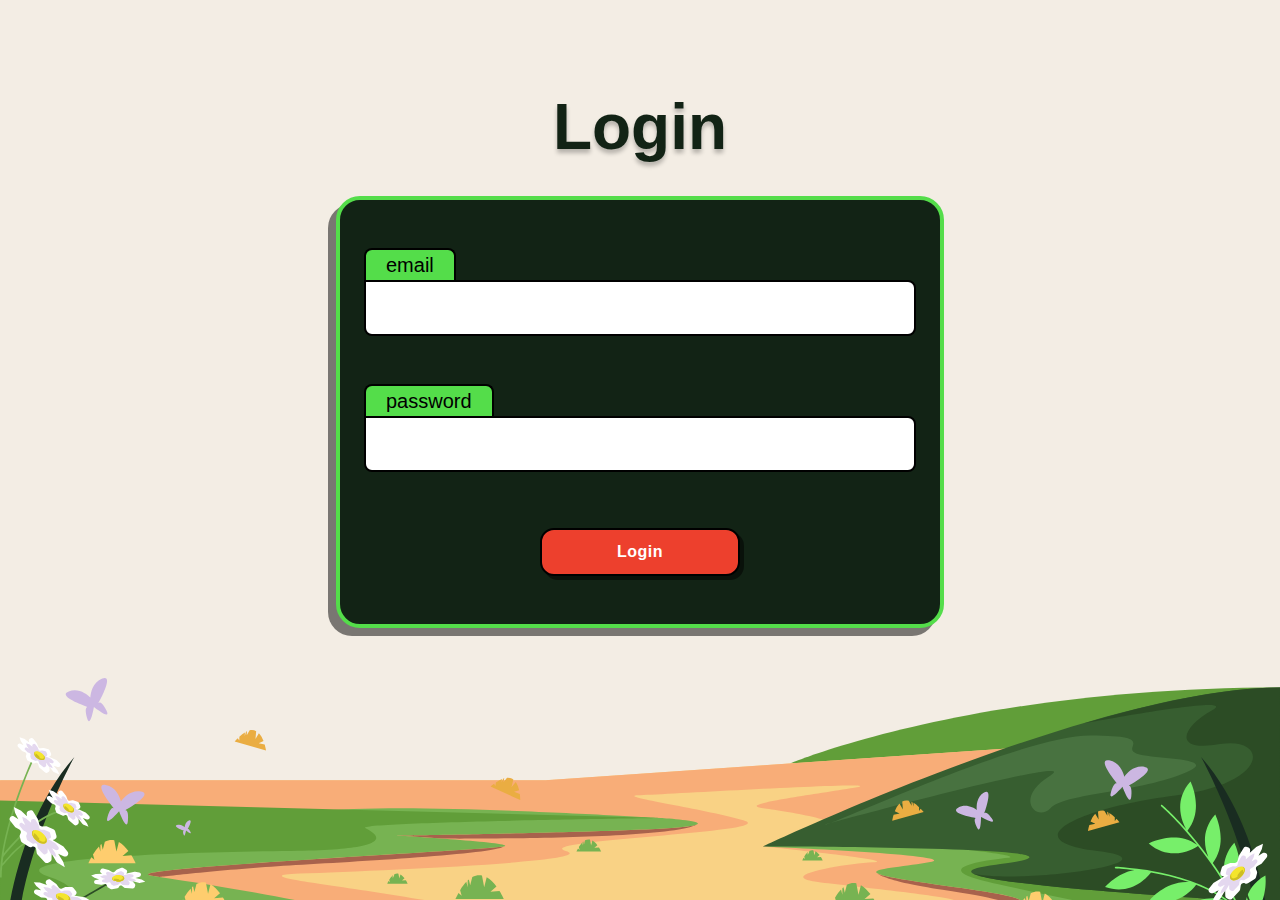
<file: src/login.html>
<!DOCTYPE html>
<html lang="en">
  <head>
    <meta charset="UTF-8" />
    <meta name="viewport" content="width=device-width, initial-scale=1.0" />
    <title>Document</title>
    <link rel="stylesheet" href="../assets/css/login.css" />
    <link rel="preconnect" href="https://fonts.googleapis.com" />
    <link rel="preconnect" href="https://fonts.gstatic.com" crossorigin />
    <link
      href="https://fonts.googleapis.com/css2?family=Dela+Gothic+One&display=swap"
      rel="stylesheet"
    />
    <link
      href="https://api.fontshare.com/v2/css?f[]=clash-display@500&display=swap"
      rel="stylesheet"
    />
  </head>

  <body>

    <div class="login-container">
      <div class="login-text">Login</div>
      <div class="login-form">
          <form>
            <div class="email-container">
              <label for="email">email</label>
              <input type="email" id="email" name="email" />
            </div>
            <div class="password-container">
              <label for="password">password</label>
              <input type="password" id="password" name="password" />
            </div>
            <button type="submit">Login</button>
          </form>
      </div>
    </div>
    <svg class="login-bg" width="1440" height="250" viewBox="0 0 1440 250" fill="none" xmlns="http://www.w3.org/2000/svg">
      <path d="M889.055 96.1615C889.055 96.1615 1090.56 10.6255 1440 10.6255V137.941L889.055 96.1615Z" fill="#619E39"/>
      <path d="M1440 58.3369L613.613 115.054H0V338.58H1440V58.3369Z" fill="#F9D285"/>
      <path d="M1440 58.3369L613.613 115.054H0V293.46C0 293.46 659.52 294.42 556.8 266.58C454.08 238.74 253.44 223.322 336.96 220.001C420.48 216.66 677.76 207.06 636.48 194.58C595.2 182.1 883.2 173.46 836.16 160.02C789.12 146.58 690.777 132.698 718.349 131.969C745.92 131.22 1013.76 114.9 960.96 123.54C908.16 132.18 826.886 142.625 858.413 146.522C889.92 150.42 1041.95 174.094 858.413 189.607C858.413 189.607 1015.68 205.505 982.08 207.233C948.48 208.961 865.92 223.361 923.52 230.081C981.12 236.801 1132.8 252.468 1053.12 253.274C973.44 254.081 591.36 278.081 637.44 285.761C683.52 293.441 0 338.58 0 338.58H1440V58.3369Z" fill="#F8AD78"/>
      <path d="M170.88 222.42C173.338 222.804 176.314 223.245 179.674 223.783C179.674 223.783 252 215.22 325.92 210.9C399.84 206.58 556.8 198.093 566.4 189.626C546.24 193.62 120.96 214.74 170.88 222.42Z" fill="#A8624C"/>
      <path d="M444.48 177.3C444.48 177.3 468.787 178.721 495.878 180.679C495.917 180.679 752.64 182.561 783.84 164.82C781.67 165.742 776.774 166.702 768 167.719C718.08 173.479 444.48 177.319 444.48 177.319V177.3Z" fill="#A8624C"/>
      <path d="M1032 229.14C1004.74 225.166 991.43 222.286 987.206 220.001C987.206 220.001 995.04 228.66 1060.32 238.26C1125.23 247.803 1141.17 255.156 1141.34 255.252C1171.16 247.342 1104.58 239.739 1032 229.14Z" fill="#A8624C"/>
      <path d="M743.213 157.505C743.213 157.505 817.92 161.94 768 167.7C718.08 173.46 444.48 177.3 444.48 177.3C444.48 177.3 586.56 185.613 566.4 189.626C546.24 193.62 120.96 214.74 170.88 222.42C220.8 230.1 471.36 268.5 363.84 271.38C256.32 274.26 0 293.46 0 293.46V187.053C0 187.053 391.68 180.18 335.04 168.66C278.4 157.14 332.16 147.54 437.76 146.58C543.36 145.62 743.213 157.505 743.213 157.505Z" fill="#77B352"/>
      <path d="M858.413 189.626C858.413 189.626 1085.76 199.38 1046.4 207.06C1007.04 214.74 939.84 215.7 1032 229.14C1124.16 242.58 1206.72 251.22 1094.4 261.78C982.08 272.34 652.377 289.62 718.349 301.14C784.32 312.66 0 338.58 0 338.58H1440V137.94L858.413 189.626Z" fill="#77B352"/>
      <path d="M743.213 157.505C743.213 157.505 397.44 161.94 410.88 168.66C424.32 175.38 452.16 193.62 327.36 194.58C202.56 195.54 -7.68 203.047 55.68 223.783C119.04 244.5 53.76 272.34 0 272.34V137.94L743.213 157.505Z" fill="#619E39"/>
      <path d="M1054.71 189.626C1054.71 189.626 1155.36 199.86 1133.76 202.26C1112.16 204.66 1047.84 212.82 1103.04 227.22C1158.24 241.62 1356.96 277.14 1292.16 276.18C1227.36 275.22 1039.68 289.62 1120.32 303.06C1200.96 316.5 243.36 338.58 243.36 338.58H1440V137.94L1054.71 189.626Z" fill="#619E39"/>
      <path d="M858.412 189.627C858.412 189.627 1235.4 10.6442 1440 10.6442V253.313C1440 253.313 975.878 228.161 1120.47 210.113C1284.63 189.627 858.412 189.627 858.412 189.627Z" fill="#375E30"/>
      <path d="M1440 10.6248C1376.77 10.6248 1298.82 27.6936 1218.89 51.2136C1218.89 51.2136 1398.37 17.0376 1363.72 36.2376C1329.06 55.4568 1318.46 83.6808 1372.38 74.3688C1426.29 65.0568 1431.11 118.414 1322.3 132.084C1213.5 145.754 1137.75 182.849 1234.69 194.734C1331.64 206.618 1149 232.135 1095.34 220.154C1124.18 236.302 1440 253.255 1440 253.255V10.5864V10.6248Z" fill="#2C4C25"/>
      <path d="M928.338 164.801C932.159 167.7 1148.66 64.6539 1226.65 64.8075C1304.64 64.9611 1259.98 78.3819 1278.95 85.1211C1297.92 91.8411 1384.01 88.9611 1325.61 109.601C1267.2 130.241 1197.12 130.126 1181.76 146.503C1166.4 162.881 1139.52 135.041 1181.76 109.601C1224 84.1611 928.338 164.782 928.338 164.782V164.801Z" fill="#487240"/>
      <path d="M584.066 126.343C583.336 123.041 582.146 119.604 580.206 116.916L575.406 122.868L577.538 114.151C575.656 112.75 573.314 111.962 570.395 112.193L566.363 117.146L567.246 112.769C566.882 112.865 566.517 112.98 566.152 113.114L564.059 117.703L564.77 113.633C562.696 114.478 560.411 115.726 557.915 117.434L557.224 121.793L555.88 118.894C554.594 119.854 553.25 120.91 551.848 122.1L585.256 137.326C585.256 137.326 585.314 134.311 584.776 130.375L578.306 127.994L584.066 126.343Z" fill="#EAAD42"/>
      <path d="M1006.64 149.921C1007.88 146.773 1009.59 143.566 1011.94 141.224L1015.74 147.867L1015.01 138.92C1017.08 137.825 1019.52 137.441 1022.38 138.113L1025.59 143.643L1025.41 139.189C1025.76 139.342 1026.11 139.515 1026.45 139.707L1027.8 144.584L1027.74 140.456C1029.66 141.627 1031.71 143.201 1033.92 145.294V149.71L1035.69 147.041C1036.8 148.193 1037.95 149.441 1039.16 150.843L1003.76 160.616C1003.76 160.616 1004.18 157.64 1005.31 153.838L1012.07 152.513L1006.64 149.979V149.921Z" fill="#EAAD42"/>
      <path d="M1226.86 161.325C1228.11 158.177 1229.82 154.97 1232.16 152.628L1235.96 159.271L1235.23 150.324C1237.31 149.229 1239.74 148.845 1242.6 149.517L1245.81 155.047L1245.64 150.593C1245.98 150.746 1246.33 150.919 1246.68 151.111L1248.02 155.988L1247.96 151.86C1249.88 153.031 1251.94 154.605 1254.14 156.698V161.114L1255.91 158.445C1257.02 159.597 1258.18 160.845 1259.39 162.247L1223.98 172.02C1223.98 172.02 1224.4 169.044 1225.54 165.242L1232.29 163.917L1226.86 161.383V161.325Z" fill="#EAAD42"/>
      <path d="M296.449 70.8749C295.239 67.7261 293.55 64.4812 291.246 62.1388L287.386 68.7436L288.193 59.7964C286.119 58.6828 283.681 58.2604 280.839 58.9132L277.594 64.4045L277.806 59.95C277.46 60.1036 277.114 60.2765 276.769 60.4493L275.386 65.3069L275.482 61.1788C273.562 62.3308 271.489 63.8861 269.262 65.9597L269.223 70.3756L267.476 67.7069C266.343 68.8397 265.172 70.0877 263.962 71.4893L299.271 81.5884C299.271 81.5884 298.868 78.6124 297.774 74.7916L291.034 73.4093L296.487 70.9132L296.449 70.8749Z" fill="#EAAD42"/>
      <path d="M1186.08 252.66C1183.14 248.762 1179.5 244.942 1175.37 242.58L1172.62 253.294L1170.18 240.526C1166.86 239.815 1163.31 240.199 1159.59 242.234L1157.24 251.162L1155.76 244.865C1155.34 245.21 1154.94 245.575 1154.52 245.978V253.294L1153 247.495C1150.77 249.857 1148.53 252.852 1146.24 256.615L1147.95 262.759L1144.44 259.726C1143.32 261.761 1142.19 263.95 1141.06 266.369H1194.18C1194.18 266.369 1192.46 262.375 1189.4 257.518L1179.48 258.266L1186.06 252.641L1186.08 252.66Z" fill="#FECD6E"/>
      <path d="M247.507 242.196C244.569 238.298 240.921 234.478 236.793 232.116L234.048 242.83L231.609 230.062C228.288 229.351 224.736 229.735 221.011 231.751L218.669 240.679L217.19 234.382C216.768 234.727 216.365 235.092 215.942 235.495V242.81L214.425 237.012C212.198 239.374 209.952 242.369 207.667 246.132L209.376 252.276L205.862 249.262C204.749 251.297 203.616 253.486 202.483 255.905H255.609C255.609 255.905 253.881 251.911 250.829 247.054L240.902 247.802L247.488 242.177L247.507 242.196Z" fill="#FECD6E"/>
      <path d="M144.442 194.638C141.504 190.74 137.856 186.919 133.728 184.558L130.983 195.271L128.544 182.503C125.223 181.793 121.671 182.177 117.946 184.193L115.604 193.121L114.125 186.823C113.703 187.169 113.3 187.534 112.877 187.937V195.252L111.36 189.454C109.133 191.815 106.887 194.811 104.602 198.574L106.311 204.718L102.797 201.684C101.684 203.719 100.551 205.908 99.418 208.327H152.544C152.544 208.327 150.816 204.334 147.764 199.476L137.837 200.225L144.423 194.599L144.442 194.638Z" fill="#FECD6E"/>
      <path d="M979.237 243.137C976.299 239.239 972.651 235.418 968.523 233.057L965.778 243.77L963.339 231.002C960.018 230.292 956.466 230.676 952.741 232.711L950.398 241.639L948.92 235.342C948.498 235.687 948.094 236.052 947.672 236.455V243.77L946.155 237.972C943.928 240.334 941.682 243.329 939.397 247.092L941.106 253.236L937.592 250.202C936.478 252.238 935.346 254.426 934.213 256.846H987.339C987.339 256.846 985.611 252.852 982.558 247.994L972.632 248.743L979.218 243.118L979.237 243.137Z" fill="#77B352"/>
      <path d="M922.041 199.207C920.774 197.517 919.199 195.866 917.395 194.848L916.204 199.495L915.148 193.984C913.708 193.677 912.172 193.85 910.559 194.714L909.542 198.573L908.908 195.847C908.735 196 908.543 196.154 908.371 196.327V199.495L907.718 196.999C906.758 198.016 905.779 199.322 904.799 200.935L905.548 203.604L904.031 202.298C903.551 203.181 903.052 204.122 902.572 205.178H925.555C925.555 205.178 924.806 203.45 923.481 201.338L919.18 201.664L922.022 199.226L922.041 199.207Z" fill="#77B352"/>
      <path d="M455.097 225.377C453.829 223.688 452.255 222.036 450.45 221.019L449.26 225.665L448.204 220.155C446.764 219.848 445.228 220.02 443.615 220.884L442.597 224.743L441.964 222.017C441.791 222.171 441.599 222.324 441.426 222.497V225.665L440.773 223.169C439.813 224.187 438.834 225.492 437.855 227.105L438.604 229.774L437.087 228.468C436.607 229.351 436.108 230.292 435.628 231.348H458.61C458.61 231.348 457.861 229.62 456.537 227.508L452.236 227.835L455.077 225.396L455.097 225.377Z" fill="#77B352"/>
      <path d="M558.527 234.631C555.513 230.619 551.769 226.702 547.525 224.283L544.703 235.284L542.207 222.19C538.789 221.46 535.141 221.844 531.34 223.937L528.94 233.115L527.423 226.664C527.001 227.028 526.578 227.393 526.137 227.796V235.284L524.581 229.351C522.297 231.771 519.993 234.843 517.65 238.702L519.397 245.019L515.807 241.908C514.655 244.001 513.503 246.248 512.351 248.724H566.86C566.86 248.724 565.074 244.635 561.945 239.643L551.749 240.411L558.508 234.631H558.527Z" fill="#77B352"/>
      <path d="M672.038 188.091C670.502 186.055 668.582 184.039 666.431 182.811L664.991 188.417L663.724 181.735C661.977 181.371 660.115 181.563 658.175 182.619L656.947 187.303L656.179 184.001C655.967 184.174 655.737 184.385 655.526 184.577V188.398L654.739 185.364C653.567 186.593 652.396 188.167 651.206 190.145L652.108 193.371L650.265 191.796C649.67 192.852 649.094 194.004 648.499 195.271H676.319C676.319 195.271 675.417 193.179 673.823 190.625L668.62 191.028L672.076 188.071L672.038 188.091Z" fill="#77B352"/>
      <path d="M1351.2 88.9611C1351.2 88.9611 1431.11 232.98 1413.87 338.58H1433.07C1433.07 338.58 1433.8 183.022 1351.2 88.9611Z" fill="#192C21"/>
      <path d="M1417.9 309.07C1442.51 292.289 1438.04 258.862 1438.04 258.862C1416.75 270.555 1414.33 290.1 1414.94 301.39C1411.39 292.443 1407.65 283.822 1403.75 275.585C1403.75 275.489 1403.71 275.393 1403.67 275.297C1403.58 275.105 1403.46 274.913 1403.35 274.721C1403.06 274.107 1402.77 273.511 1402.48 272.916C1428.17 256.366 1423.58 222.075 1423.58 222.075C1398.33 235.956 1399.6 260.84 1401.04 269.96C1395.97 259.611 1390.69 249.838 1385.34 240.68C1404.4 216.526 1388.6 185.46 1388.6 185.46C1372.41 203.508 1376.54 222.708 1380.86 233.172C1375.37 224.168 1369.82 215.796 1364.39 208.059C1382.67 184.001 1367.15 153.492 1367.15 153.492C1351.05 171.464 1355.08 190.587 1359.36 201.07C1351.01 189.684 1343.02 179.873 1335.92 171.751C1355.19 147.579 1339.31 116.36 1339.31 116.36C1319 139.016 1330.69 163.496 1334.59 170.216C1318.89 152.417 1307.85 143.028 1307.54 142.779C1307.13 142.433 1306.52 142.491 1306.17 142.894C1305.83 143.297 1305.89 143.912 1306.29 144.238C1306.67 144.564 1324.26 159.521 1346.73 187.668C1322.32 170.158 1292.33 186.19 1292.33 186.19C1317.64 207.944 1344.31 191.182 1347.7 188.897C1362.8 207.963 1379.98 232.903 1395.55 263.278C1372.53 235.668 1328.45 222.92 1295.77 217.083C1292.31 216.084 1288.95 215.566 1285.71 215.431C1267.97 212.801 1255.49 212.302 1255.1 212.283C1254.58 212.283 1254.12 212.686 1254.1 213.204C1254.1 213.742 1254.51 214.184 1255.03 214.203C1255.33 214.203 1263.63 214.548 1276.22 216.084C1256.58 219.579 1243.24 235.246 1243.24 235.246C1272.04 245.287 1290.14 224.993 1294.81 218.849C1307.86 221.153 1322.78 224.551 1337.47 229.601C1312.17 227.796 1293.81 249.339 1293.81 249.339C1323.17 259.591 1341.41 238.26 1345.63 232.596C1357.52 237.243 1368.94 243.041 1378.77 250.28C1352.31 240.718 1327.99 261.166 1327.99 261.166C1355.88 276.487 1377.77 257.268 1382.19 252.91C1390.17 259.361 1396.89 266.868 1401.62 275.604C1402.56 277.601 1403.5 279.636 1404.44 281.691C1377.02 269.767 1351.1 291.559 1351.1 291.559C1378.79 306.766 1400.56 287.931 1405.21 283.4C1408.97 291.771 1412.6 300.487 1415.98 309.531C1416.08 309.934 1416.13 310.164 1416.13 310.164C1416.15 310.164 1416.17 310.126 1416.21 310.126C1419.59 319.188 1422.76 328.577 1425.64 338.311C1425.75 338.734 1426.14 339.003 1426.56 339.003C1426.65 339.003 1426.73 339.003 1426.83 338.964C1427.33 338.811 1427.63 338.273 1427.48 337.774C1424.54 327.847 1421.32 318.267 1417.86 309.031L1417.9 309.07Z" fill="#77EF6A"/>
      <path d="M1413.87 338.58C1413.87 338.58 1252.59 242.58 1144.05 285.147C1144.05 285.147 1271.04 272.667 1343.37 338.58H1413.87Z" fill="#77EF6A"/>
      <path d="M83.6933 88.9611C83.6933 88.9611 3.78296 232.98 21.0246 338.58H1.82456C1.82456 338.58 1.09496 183.022 83.6933 88.9611Z" fill="#192C21"/>
      <path d="M21.0245 338.58C21.0245 338.58 182.304 242.58 290.842 285.147C290.842 285.147 163.853 272.667 91.5268 338.58H21.0245Z" fill="#77EF6A"/>
      <path d="M133.343 226.261L132.479 224.552C131.692 224.955 59.8459 261.781 23.8843 296.782C44.0443 269.998 71.1931 247.957 71.5963 247.65L70.3867 246.152C69.9259 246.517 34.8667 274.99 14.5915 306.805C14.5147 306.882 14.4379 306.978 14.3803 307.054H14.4187C8.67792 316.136 4.12752 325.467 1.93872 334.491L3.80112 334.933C5.93232 326.101 10.3867 316.962 16.0123 308.072C46.4635 270.766 132.479 226.683 133.343 226.242V226.261Z" fill="#2C4C25"/>
      <path d="M4.2816 197.499C12.4608 146.312 39.072 89.3835 39.3984 88.7115L37.6704 87.886C37.2864 88.6924 0 168.43 0 224.456H1.92C1.92 220.328 2.1312 216.046 2.5152 211.688C3.2448 211.092 4.3392 209.825 6.432 207.425C14.112 198.555 30.1248 180.123 42.8928 182.254L43.2192 180.353C29.3952 177.992 12.9024 197.019 4.992 206.158C4.2432 207.022 3.4752 207.905 2.8224 208.635C3.072 206.216 3.3792 203.777 3.7248 201.32C6.5664 197.614 45.2736 148.078 77.76 149.979L77.8752 148.059C47.52 146.273 13.4016 186.075 4.3008 197.441L4.2816 197.499Z" fill="#77B352"/>
      <path d="M1419.34 338.388L1415.44 320.206C1427.37 290.887 1394.98 222.708 1393.59 219.809L1391.87 220.635C1392.19 221.326 1423.14 286.471 1414.67 316.558L1411.14 300.103L1409.26 300.507L1413.45 320.052C1413.45 320.052 1413.45 320.11 1413.41 320.129H1413.47L1415.5 329.614C1412.27 329.671 1409.14 329.595 1406.13 329.383C1388.58 318.9 1383.65 272.609 1383.61 272.148L1381.71 272.34C1381.9 274.183 1386.3 315.463 1402.44 329.057C1370.98 325.812 1352.6 309.876 1352.39 309.684L1351.12 311.124C1351.35 311.335 1374.59 331.553 1413.73 331.553C1414.46 331.553 1415.21 331.553 1415.96 331.515L1417.52 338.734L1419.4 338.331L1419.34 338.388Z" fill="#2C4C25"/>
      <path d="M82.8108 244.788L94.9836 246.728C95.3292 246.785 95.6364 246.9 95.9436 247.073L101.012 250.011C102.779 251.028 102.875 253.563 101.185 254.696L100.801 254.964C100.283 255.31 99.6684 255.483 99.054 255.444L93.39 255.06L100.34 260.091C100.552 260.244 100.763 260.436 100.916 260.648L103.988 264.66L95.9052 263.336C95.4444 263.259 95.022 263.067 94.6572 262.798L87.726 257.441L89.5116 262.184C89.8572 263.105 89.6844 264.161 89.0508 264.929L87.8412 266.388C87.0348 267.368 85.6908 267.675 84.5388 267.137L75.4764 262.971C74.958 262.74 74.5356 262.356 74.2476 261.857L72.3084 258.593C71.3676 257 69.1596 256.769 67.8924 258.113L67.7196 258.305C67.0668 258.996 66.126 259.323 65.1852 259.15L57.6972 257.768C57.006 257.633 56.3916 257.249 55.9692 256.692L53.6268 253.544C53.2236 253.006 53.0316 252.353 53.0892 251.7L53.1852 250.299C53.2812 248.82 52.206 247.515 50.7468 247.361L46.926 246.92C46.5612 246.881 46.1964 246.766 45.87 246.574L39.63 243.003C38.286 242.235 37.8252 240.526 38.6124 239.182C39.2076 238.164 40.3788 237.646 41.5308 237.876L46.254 238.798L41.262 234.401C41.0892 234.248 40.9164 234.056 40.782 233.864L37.998 229.678L44.6412 230.139C44.91 230.139 45.1596 230.216 45.4092 230.312L52.7244 233L51.6876 231.156C51.0156 229.947 51.3228 228.449 52.4172 227.604L53.3772 226.875C54.3564 226.126 55.7196 226.107 56.718 226.856L62.9964 231.521C63.2076 231.675 63.3996 231.886 63.5724 232.097L66.3564 235.88C67.1244 236.916 68.526 237.3 69.7164 236.763L72.9036 235.342C73.2684 235.188 73.6524 235.092 74.0556 235.112L80.5068 235.169C81.3516 235.169 82.1388 235.572 82.6572 236.225L85.5756 239.969C86.5164 241.16 86.3052 242.888 85.1148 243.848L82.9068 245.614" fill="white"/>
      <path d="M78.9518 245.48L87.1502 246.785C87.3806 246.824 87.5918 246.9 87.7838 247.016L91.2014 248.993C92.3918 249.684 92.4494 251.374 91.3166 252.142L91.0478 252.315C90.7022 252.545 90.2798 252.66 89.8766 252.641L86.0558 252.372L90.7406 255.752C90.8942 255.867 91.0094 255.982 91.1246 256.136L93.1982 258.843L87.7454 257.96C87.4382 257.902 87.1502 257.787 86.9006 257.595L82.235 253.985L83.4446 257.172C83.675 257.806 83.5598 258.497 83.1374 259.016L82.331 259.995C81.7934 260.648 80.8718 260.859 80.1038 260.513L73.9982 257.71C73.6526 257.556 73.3646 257.288 73.1726 256.961L71.867 254.772C71.2334 253.697 69.7358 253.544 68.891 254.446L68.7758 254.561C68.3342 255.022 67.7006 255.233 67.067 255.118L62.0174 254.196C61.5566 254.12 61.1342 253.851 60.8654 253.467L59.291 251.336C59.0222 250.971 58.8878 250.529 58.9262 250.088L58.9838 249.147C59.0606 248.148 58.331 247.284 57.3326 247.169L54.7598 246.862C54.5102 246.824 54.2606 246.747 54.0494 246.632L49.8446 244.232C48.9422 243.713 48.635 242.561 49.1534 241.659C49.5566 240.987 50.3438 240.622 51.1118 240.776L54.299 241.39L50.939 238.433C50.8238 238.318 50.7086 238.203 50.6126 238.068L48.7502 235.265L53.2238 235.572C53.3966 235.572 53.5694 235.63 53.7422 235.688L58.6766 237.512L57.9854 236.264C57.5438 235.457 57.7358 234.44 58.4846 233.883L59.1182 233.384C59.771 232.884 60.6926 232.865 61.3646 233.384L65.5886 236.532C65.7422 236.648 65.8574 236.763 65.9726 236.916L67.8542 239.451C68.3726 240.161 69.3134 240.411 70.1198 240.046L72.2702 239.086C72.5198 238.971 72.7886 238.932 73.0382 238.932L77.3774 238.971C77.9534 238.971 78.4718 239.24 78.8366 239.681L80.8142 242.196C81.4478 243.003 81.3134 244.174 80.507 244.808L79.0286 245.998" fill="#E4D8EF"/>
      <path d="M63.054 244.116C62.2093 246.516 65.0892 249.703 69.4668 251.239C73.8444 252.775 78.0876 252.084 78.9324 249.703C79.7772 247.303 76.8972 244.116 72.5196 242.58C68.142 241.044 63.8988 241.735 63.054 244.116Z" fill="#F4E52C"/>
      <path d="M78.9324 249.704C78.0876 252.104 73.8444 252.795 69.4668 251.24C65.0892 249.704 62.2093 246.497 63.054 244.116C63.2268 243.598 63.5917 243.176 64.0525 242.83C62.1325 245.787 66.4333 249.761 65.0893 246.478C63.7261 243.176 72.4812 249.012 71.9244 248.724C71.3676 248.436 70.9068 250.472 75.4572 249.953C79.9884 249.454 75.918 244.347 75.8604 244.27C78.2412 245.902 79.5276 247.995 78.9324 249.704Z" fill="#CEBE25"/>
      <path d="M141.294 220.251L151.162 218.081C151.431 218.024 151.719 218.005 151.988 218.062L156.73 218.792C158.382 219.041 159.207 220.942 158.266 222.325L158.055 222.651C157.767 223.073 157.345 223.381 156.865 223.534L152.41 224.936L159.226 226.683C159.438 226.741 159.649 226.817 159.841 226.933L163.393 229.083L156.826 230.504C156.462 230.581 156.078 230.561 155.713 230.465L148.82 228.469L151.623 231.541C152.18 232.136 152.353 233 152.103 233.768L151.623 235.246C151.297 236.225 150.356 236.878 149.338 236.821L141.159 236.36C140.698 236.341 140.257 236.168 139.892 235.88L137.434 233.96C136.225 233.019 134.478 233.518 133.921 234.92L133.844 235.112C133.556 235.841 132.922 236.36 132.154 236.513L126.01 237.723C125.454 237.838 124.858 237.723 124.378 237.416L121.633 235.707C121.172 235.419 120.826 234.977 120.673 234.459L120.327 233.345C119.962 232.193 118.753 231.521 117.582 231.829L114.529 232.635C114.241 232.712 113.914 232.731 113.626 232.693L107.79 231.848C106.542 231.675 105.678 230.485 105.87 229.237C106.023 228.296 106.753 227.528 107.694 227.355L111.572 226.625L106.446 224.763C106.254 224.686 106.081 224.609 105.908 224.494L102.529 222.133L107.732 220.481C107.943 220.424 108.154 220.385 108.366 220.385L114.759 220.251L113.415 219.157C112.551 218.446 112.321 217.198 112.916 216.219L113.415 215.374C113.934 214.51 114.97 214.088 115.969 214.357L122.17 216.027C122.382 216.085 122.593 216.181 122.785 216.296L126.049 218.331C126.951 218.888 128.122 218.753 128.871 218.005L130.868 215.969C131.098 215.739 131.367 215.566 131.674 215.432L136.609 213.55C137.262 213.301 137.972 213.358 138.567 213.723L141.927 215.701C143.002 216.334 143.367 217.717 142.753 218.792L141.601 220.808" fill="white"/>
      <path d="M138.567 221.941L145.21 220.482C145.402 220.443 145.575 220.443 145.767 220.482L148.973 220.962C150.087 221.134 150.644 222.402 150.01 223.342L149.857 223.554C149.665 223.842 149.377 224.053 149.05 224.149L146.055 225.09L150.644 226.261C150.797 226.299 150.932 226.357 151.047 226.434L153.428 227.874L149.012 228.834C148.762 228.891 148.513 228.872 148.263 228.814L143.617 227.47L145.498 229.544C145.863 229.947 145.997 230.523 145.825 231.042L145.498 232.04C145.287 232.693 144.653 233.134 143.962 233.096L138.471 232.789C138.164 232.789 137.857 232.654 137.626 232.462L135.975 231.176C135.169 230.542 133.978 230.869 133.613 231.829L133.556 231.963C133.364 232.443 132.941 232.808 132.423 232.904L128.295 233.71C127.911 233.787 127.527 233.71 127.201 233.499L125.357 232.347C125.05 232.155 124.82 231.848 124.705 231.502L124.474 230.754C124.225 229.966 123.418 229.525 122.612 229.736L120.557 230.274C120.365 230.331 120.154 230.331 119.943 230.312L116.026 229.736C115.181 229.621 114.605 228.814 114.74 227.989C114.836 227.355 115.335 226.837 115.969 226.722L118.58 226.242L115.124 224.994C114.989 224.955 114.874 224.878 114.759 224.802L112.493 223.208L116.007 222.094C116.141 222.056 116.295 222.018 116.429 222.018L120.73 221.922L119.828 221.192C119.233 220.712 119.098 219.867 119.482 219.214L119.828 218.638C120.173 218.043 120.884 217.774 121.537 217.947L125.703 219.08C125.857 219.118 125.991 219.176 126.106 219.253L128.314 220.635C128.929 221.019 129.716 220.923 130.215 220.405L131.559 219.042C131.713 218.888 131.905 218.773 132.097 218.677L135.418 217.41C135.86 217.237 136.34 217.275 136.743 217.525L139.009 218.85C139.738 219.272 139.969 220.213 139.565 220.923L138.778 222.286" fill="#E4D8EF"/>
      <path d="M126.01 225.665C126.087 227.739 129.236 229.313 133.057 229.179C136.877 229.044 139.892 227.239 139.815 225.166C139.738 223.092 136.589 221.518 132.769 221.652C128.948 221.787 125.933 223.591 126.01 225.665Z" fill="#F4E52C"/>
      <path d="M139.815 225.166C139.892 227.24 136.858 229.045 133.057 229.179C129.236 229.313 126.087 227.739 126.01 225.665C126.01 225.224 126.145 224.782 126.394 224.379C125.818 227.201 130.311 228.949 128.276 226.856C126.241 224.744 134.67 226.568 134.17 226.51C133.652 226.453 133.902 228.142 137.242 226.395C140.545 224.648 135.918 221.979 135.841 221.941C138.145 222.478 139.758 223.688 139.815 225.166Z" fill="#CEBE25"/>
      <path d="M58.3112 181.678L70.8872 189.204C71.2328 189.416 71.54 189.684 71.7896 190.011L76.0904 195.502C77.588 197.422 76.5704 200.225 74.2088 200.763L73.652 200.878C72.9224 201.032 72.1736 200.955 71.5208 200.628L65.4344 197.691L70.8872 206.312C71.06 206.58 71.1944 206.888 71.2712 207.195L72.884 212.993L64.532 207.963C64.0712 207.675 63.668 207.291 63.3992 206.811L58.1 197.844L57.9848 203.873C57.9656 205.064 57.3128 206.139 56.276 206.696L54.2984 207.771C52.9928 208.481 51.3608 208.232 50.324 207.156L42.164 198.555C41.7032 198.075 41.396 197.46 41.3 196.788L40.6088 192.334C40.2632 190.164 37.94 188.916 35.9432 189.857L35.6744 189.992C34.6568 190.472 33.4664 190.395 32.5064 189.8L24.8456 184.961C24.1352 184.52 23.636 183.828 23.4248 183.022L22.2344 178.51C22.0424 177.742 22.1192 176.936 22.4456 176.225L23.1752 174.708C23.9432 173.115 23.3288 171.214 21.7736 170.369L17.7608 168.2C17.3768 167.988 17.0312 167.7 16.7432 167.355L11.4248 160.673C10.2728 159.233 10.5416 157.14 12.0008 156.008C13.0952 155.163 14.6312 155.086 15.8024 155.854L20.6216 158.945L17.0504 151.88C16.916 151.63 16.82 151.342 16.7624 151.073L15.5528 145.236L22.676 148.673C22.964 148.808 23.2136 148.98 23.444 149.192L30.3368 155.412L30.0104 152.916C29.7992 151.304 30.8168 149.768 32.3912 149.326L33.7736 148.942C35.1944 148.539 36.7112 149.134 37.4792 150.382L42.3368 158.312C42.5096 158.58 42.6248 158.888 42.7208 159.195L44.1416 164.59C44.5256 166.088 45.908 167.105 47.444 167.048L51.5912 166.894C52.0712 166.894 52.532 166.952 52.9736 167.144L60.0584 170.062C60.98 170.446 61.6904 171.233 61.9592 172.193L63.5336 177.608C64.0328 179.336 63.0536 181.16 61.3256 181.678L58.1 182.657" fill="white"/>
      <path d="M53.7415 180.737L62.2087 185.806C62.4391 185.94 62.6503 186.132 62.8231 186.343L65.7031 190.03C66.7015 191.316 66.0295 193.217 64.4359 193.562L64.0711 193.639C63.5911 193.755 63.0727 193.678 62.6311 193.467L58.5415 191.489L62.2087 197.287C62.3239 197.479 62.4199 197.671 62.4775 197.882L63.5719 201.78L57.9655 198.401C57.6583 198.209 57.3895 197.94 57.1975 197.633L53.6455 191.585L53.5687 195.636C53.5687 196.423 53.1079 197.153 52.4167 197.537L51.0919 198.267C50.2087 198.747 49.1143 198.574 48.4231 197.844L42.9319 192.046C42.6247 191.719 42.4135 191.297 42.3559 190.855L41.8951 187.86C41.6647 186.401 40.0903 185.556 38.7463 186.19L38.5735 186.267C37.8823 186.593 37.0759 186.535 36.4423 186.132L31.2775 182.887C30.7975 182.58 30.4519 182.119 30.3175 181.582L29.5111 178.548C29.3767 178.03 29.4343 177.492 29.6647 177.012L30.1639 175.995C30.6823 174.919 30.2599 173.652 29.2231 173.076L26.5159 171.617C26.2471 171.483 26.0167 171.271 25.8439 171.041L22.2727 166.529C21.5047 165.569 21.6775 164.148 22.6567 163.399C23.4055 162.823 24.4231 162.785 25.2103 163.284L28.4551 165.377L26.0551 160.615C25.9591 160.442 25.9015 160.25 25.8631 160.058L25.0375 156.122L29.8375 158.446C30.0295 158.542 30.2023 158.657 30.3559 158.791L35.0023 162.977L34.7911 161.307C34.6567 160.212 35.3287 159.195 36.3847 158.887L37.3063 158.618C38.2663 158.35 39.2839 158.753 39.8023 159.598L43.0663 164.935C43.1815 165.127 43.2583 165.319 43.3159 165.53L44.2759 169.159C44.5447 170.158 45.4663 170.849 46.5031 170.81L49.2871 170.715C49.6135 170.715 49.9207 170.753 50.2087 170.887L54.9703 172.846C55.5847 173.095 56.0647 173.633 56.2567 174.286L57.3127 177.934C57.6583 179.105 56.9863 180.334 55.8151 180.679L53.6455 181.332" fill="#E4D8EF"/>
      <path d="M36.7878 172.213C34.8102 174.479 36.5574 179.279 40.7238 182.907C44.8902 186.555 49.863 187.669 51.8598 185.403C53.8566 183.138 52.0902 178.338 47.9238 174.709C43.7574 171.061 38.7846 169.947 36.7878 172.232V172.213Z" fill="#F4E52C"/>
      <path d="M51.8599 185.384C49.8823 187.65 44.8903 186.536 40.7239 182.888C36.5575 179.24 34.8103 174.459 36.7879 172.194C37.2103 171.714 37.8055 171.407 38.4583 171.215C35.0407 173.615 38.0359 179.931 37.9975 175.688C37.9591 171.445 45.0247 181.755 44.5447 181.179C44.0647 180.603 42.6439 182.639 47.9047 184.098C53.1271 185.538 50.8999 178.107 50.8615 178.011C52.7623 180.853 53.2615 183.752 51.8599 185.365V185.384Z" fill="#CEBE25"/>
      <path d="M54.2025 88.231L63.4185 92.3782C63.6681 92.4934 63.8985 92.647 64.1097 92.8582L67.4889 96.2758C68.6601 97.4662 68.1993 99.4822 66.6057 100.02L66.2409 100.154C65.7609 100.327 65.2425 100.327 64.7625 100.154L60.3657 98.6374L64.7817 104.109C64.9161 104.282 65.0313 104.474 65.1273 104.685L66.7017 108.525L60.5769 105.741C60.2313 105.588 59.9241 105.338 59.7129 105.05L55.3737 99.3286L55.7769 103.476C55.8537 104.282 55.4889 105.089 54.8361 105.549L53.5689 106.452C52.7241 107.047 51.5913 107.009 50.8041 106.337L44.5257 101.095C44.1801 100.807 43.9113 100.404 43.7961 99.9622L42.9705 96.967C42.5673 95.5078 40.8585 94.8358 39.5721 95.6422L39.3993 95.7574C38.7465 96.1606 37.9209 96.2182 37.2105 95.8726L31.5657 93.1846C31.0473 92.935 30.6441 92.4934 30.4329 91.975L29.2425 88.9798C29.0505 88.4806 29.0313 87.9238 29.2041 87.4054L29.5881 86.311C29.9913 85.159 29.4153 83.911 28.2825 83.4502L25.3449 82.279C25.0569 82.1638 24.8073 81.991 24.5769 81.7798L20.3913 77.6134C19.4889 76.711 19.5081 75.2519 20.3913 74.3687C21.0825 73.6967 22.1193 73.5239 22.9833 73.9463L26.5353 75.6742L23.5209 71.1239C23.4057 70.9511 23.3289 70.7783 23.2521 70.5863L21.9465 66.6887L27.1113 68.4742C27.3225 68.551 27.5145 68.647 27.6873 68.7622L32.9097 72.4678L32.4873 70.7974C32.2185 69.703 32.7753 68.5702 33.8313 68.1478L34.7529 67.7639C35.6937 67.3799 36.7689 67.6678 37.4025 68.455L41.3769 73.5046C41.5113 73.6774 41.6265 73.8694 41.7033 74.0806L43.1049 77.671C43.4889 78.6694 44.5257 79.2454 45.5625 79.0918L48.3849 78.6502C48.7113 78.5926 49.0377 78.6118 49.3449 78.7078L54.4329 80.1478C55.1049 80.3398 55.6425 80.8198 55.9113 81.4534L57.4281 85.0438C57.9081 86.1958 57.3897 87.5206 56.2377 88.0198L54.1065 88.9414" fill="white"/>
      <path d="M50.9958 87.9424L57.1974 90.7456C57.3702 90.8224 57.5238 90.9376 57.6582 91.072L59.943 93.376C60.7302 94.1824 60.423 95.5264 59.3478 95.8912L59.0982 95.968C58.7718 96.0832 58.4262 96.0832 58.0998 95.968L55.143 94.9504L58.119 98.6368C58.215 98.752 58.2918 98.8864 58.3494 99.0208L59.4054 101.613L55.2774 99.7504C55.047 99.6544 54.8358 99.4816 54.6822 99.2896L51.7638 95.4304L52.0326 98.2144C52.0902 98.752 51.8406 99.2896 51.399 99.616L50.535 100.23C49.959 100.634 49.2102 100.595 48.6726 100.154L44.4486 96.6208C44.2182 96.4288 44.0454 96.16 43.9494 95.8528L43.3926 93.8368C43.1238 92.8576 41.9718 92.3968 41.1078 92.9536L40.9926 93.0304C40.551 93.2992 39.9942 93.3376 39.5142 93.1072L35.7126 91.2832C35.367 91.1104 35.0982 90.8224 34.9446 90.4576L34.1574 88.4416C34.023 88.096 34.023 87.7312 34.1382 87.3856L34.3878 86.656C34.6566 85.888 34.2726 85.0432 33.5046 84.736L31.527 83.9488C31.335 83.872 31.1622 83.7568 31.0086 83.6032L28.2054 80.8C27.591 80.2048 27.6102 79.2256 28.2054 78.6112C28.6662 78.1504 29.3574 78.0544 29.9526 78.3232L32.3334 79.4944L30.2982 76.4224C30.2214 76.3072 30.1638 76.192 30.1254 76.0576L29.2422 73.4272L32.7174 74.6368C32.8518 74.6752 32.9862 74.752 33.1014 74.8288L36.615 77.3248L36.327 76.192C36.135 75.4624 36.519 74.6944 37.2294 74.4064L37.8438 74.1568C38.4774 73.888 39.207 74.08 39.6294 74.6176L42.2982 78.016C42.3942 78.1312 42.471 78.2656 42.5286 78.4L43.4694 80.8192C43.7382 81.4912 44.4294 81.8752 45.1206 81.7792L47.0214 81.4912C47.2326 81.4528 47.463 81.472 47.6742 81.5296L51.0918 82.4896C51.5334 82.624 51.8982 82.9312 52.0902 83.3728L53.1078 85.792C53.4342 86.56 53.0694 87.4624 52.3014 87.7888L50.8614 88.4032" fill="#E4D8EF"/>
      <path d="M38.7081 83.4504C37.5369 85.1592 39.1113 88.308 42.2601 90.4776C45.4089 92.6472 48.9033 93.012 50.0937 91.284C51.2841 89.556 49.6905 86.4264 46.5417 84.2568C43.3929 82.0872 39.8985 81.7224 38.7081 83.4504Z" fill="#F4E52C"/>
      <path d="M50.0742 91.2839C48.903 92.9927 45.3894 92.6279 42.2406 90.4775C39.0918 88.3079 37.4982 85.1783 38.6886 83.4503C38.9382 83.0855 39.3222 82.836 39.7638 82.644C37.6134 84.564 40.167 88.6535 39.8022 85.7543C39.4374 82.8551 45.1014 89.3447 44.7366 88.9991C44.3526 88.6535 43.5462 90.1511 47.271 90.7271C50.9574 91.3031 48.8454 86.3879 48.807 86.3111C50.343 88.1159 50.919 90.0551 50.0742 91.2647V91.2839Z" fill="#CEBE25"/>
      <path d="M87.0533 147.175L96.2693 151.322C96.5189 151.438 96.7493 151.591 96.9605 151.802L100.34 155.22C101.511 156.41 101.05 158.426 99.4565 158.964L99.0917 159.098C98.6117 159.271 98.0933 159.271 97.6133 159.098L93.2165 157.582L97.6325 163.054C97.7669 163.226 97.8821 163.418 97.9781 163.63L99.5525 167.47L93.4277 164.686C93.0821 164.532 92.7749 164.282 92.5637 163.994L88.2245 158.273L88.6277 162.42C88.7045 163.226 88.3397 164.033 87.6869 164.494L86.4197 165.396C85.5749 165.991 84.4421 165.953 83.6549 165.281L77.3765 160.039C77.0309 159.751 76.7621 159.348 76.6469 158.906L75.8213 155.911C75.4181 154.452 73.7093 153.78 72.4229 154.586L72.2501 154.702C71.5973 155.105 70.7717 155.162 70.0613 154.817L64.4165 152.129C63.8981 151.879 63.4949 151.438 63.2837 150.919L62.0933 147.924C61.9013 147.425 61.8821 146.868 62.0549 146.35L62.4389 145.255C62.8421 144.103 62.2661 142.855 61.1333 142.394L58.1957 141.223C57.9077 141.108 57.6581 140.935 57.4277 140.724L53.2421 136.558C52.3397 135.655 52.3589 134.196 53.2421 133.313C53.9333 132.641 54.9701 132.468 55.8341 132.89L59.3861 134.618L56.3717 130.068C56.2565 129.895 56.1797 129.722 56.1029 129.53L54.7973 125.633L59.9621 127.418C60.1733 127.495 60.3653 127.591 60.5381 127.706L65.7605 131.412L65.3381 129.742C65.0693 128.647 65.6261 127.514 66.6821 127.092L67.6037 126.708C68.5445 126.324 69.6197 126.612 70.2533 127.399L74.2277 132.449C74.3621 132.622 74.4773 132.814 74.5541 133.025L75.9557 136.615C76.3397 137.614 77.3765 138.19 78.4133 138.036L81.2357 137.594C81.5621 137.537 81.8885 137.556 82.1957 137.652L87.2837 139.092C87.9557 139.284 88.4933 139.764 88.7621 140.398L90.2789 143.988C90.7589 145.14 90.2405 146.465 89.0885 146.964L86.9573 147.886" fill="white"/>
      <path d="M83.8467 146.888L90.0483 149.691C90.2211 149.768 90.3747 149.883 90.5091 150.017L92.7939 152.321C93.5811 153.128 93.2739 154.472 92.1987 154.856L91.9491 154.932C91.6227 155.048 91.2771 155.048 90.9507 154.932L87.9939 153.915L90.9699 157.601C91.0659 157.716 91.1427 157.851 91.2003 157.985L92.2563 160.577L88.1283 158.715C87.8979 158.619 87.6867 158.446 87.5331 158.254L84.6147 154.395L84.8835 157.179C84.9411 157.716 84.6915 158.254 84.2499 158.58L83.3859 159.195C82.8099 159.598 82.0611 159.56 81.5235 159.118L77.2995 155.585C77.0691 155.393 76.8963 155.124 76.8003 154.817L76.2435 152.801C75.9747 151.822 74.8227 151.361 73.9587 151.918L73.8435 151.995C73.4019 152.264 72.8451 152.302 72.3651 152.072L68.5635 150.248C68.2179 150.075 67.9492 149.787 67.7956 149.422L67.0084 147.406C66.874 147.06 66.8739 146.696 66.9891 146.35L67.2388 145.62C67.5076 144.852 67.1236 144.008 66.3556 143.7L64.3779 142.913C64.1859 142.836 64.0131 142.721 63.8595 142.568L61.0564 139.764C60.442 139.169 60.4612 138.19 61.0564 137.576C61.5172 137.115 62.2083 137.019 62.8035 137.288L65.1844 138.459L63.1491 135.387C63.0724 135.272 63.0147 135.156 62.9763 135.022L62.0932 132.392L65.5684 133.601C65.7028 133.64 65.8371 133.716 65.9523 133.793L69.4659 136.289L69.1779 135.156C68.9859 134.427 69.3699 133.659 70.0803 133.371L70.6947 133.121C71.3283 132.852 72.0579 133.044 72.4803 133.582L75.1491 136.98C75.2451 137.096 75.3219 137.23 75.3795 137.364L76.3203 139.784C76.5891 140.456 77.2803 140.84 77.9715 140.744L79.8723 140.456C80.0835 140.417 80.3139 140.436 80.5251 140.494L83.9427 141.454C84.3843 141.588 84.7491 141.896 84.9411 142.337L85.9587 144.756C86.2851 145.524 85.9203 146.427 85.1523 146.753L83.7123 147.368" fill="#E4D8EF"/>
      <path d="M71.5587 142.395C70.3875 144.104 71.9619 147.252 75.1107 149.422C78.2595 151.592 81.7539 151.956 82.9443 150.228C84.1155 148.52 82.5411 145.371 79.3923 143.201C76.2435 141.032 72.7491 140.667 71.5587 142.395Z" fill="#F4E52C"/>
      <path d="M82.9442 150.228C81.773 151.937 78.2594 151.572 75.1106 149.422C71.9618 147.252 70.3682 144.123 71.5586 142.395C71.8082 142.03 72.1922 141.78 72.6338 141.588C70.4834 143.508 73.037 147.598 72.6722 144.699C72.3074 141.799 77.9714 148.289 77.6066 147.943C77.2226 147.598 76.4162 149.095 80.141 149.671C83.8274 150.247 81.7154 145.332 81.677 145.255C83.213 147.06 83.789 149 82.9442 150.209V150.228Z" fill="#CEBE25"/>
      <path d="M1378.14 222.823L1365.56 230.349C1365.22 230.561 1364.91 230.829 1364.66 231.156L1360.36 236.647C1358.86 238.567 1359.88 241.37 1362.24 241.908L1362.8 242.023C1363.53 242.177 1364.28 242.1 1364.93 241.773L1371.01 238.836L1365.56 247.457C1365.39 247.725 1365.25 248.033 1365.18 248.34L1363.57 254.138L1371.9 249.108C1372.36 248.82 1372.76 248.436 1373.03 247.956L1378.33 238.989L1378.45 245.018C1378.46 246.209 1379.12 247.284 1380.15 247.841L1382.13 248.916C1383.44 249.626 1385.07 249.377 1386.11 248.301L1394.27 239.7C1394.73 239.22 1395.03 238.605 1395.13 237.933L1395.82 233.479C1396.17 231.309 1398.49 230.061 1400.49 231.002L1400.76 231.137C1401.77 231.617 1402.96 231.54 1403.92 230.945L1411.58 226.106C1412.29 225.665 1412.79 224.973 1413.01 224.167L1414.2 219.655C1414.39 218.887 1414.31 218.081 1413.98 217.37L1413.25 215.853C1412.49 214.26 1413.1 212.359 1414.66 211.514L1418.67 209.345C1419.05 209.133 1419.4 208.845 1419.69 208.5L1425.01 201.818C1426.16 200.378 1425.89 198.285 1424.43 197.153C1423.33 196.308 1421.8 196.231 1420.63 196.999L1415.81 200.09L1419.38 193.025C1419.51 192.775 1419.61 192.487 1419.67 192.218L1420.88 186.381L1413.75 189.818C1413.47 189.953 1413.22 190.125 1412.99 190.337L1406.09 196.557L1406.42 194.061C1406.63 192.449 1405.61 190.913 1404.04 190.471L1402.66 190.087C1401.24 189.684 1399.72 190.279 1398.95 191.527L1394.09 199.457C1393.92 199.725 1393.81 200.033 1393.71 200.34L1392.29 205.735C1391.9 207.233 1390.52 208.25 1388.99 208.193L1384.84 208.039C1384.36 208.039 1383.9 208.097 1383.46 208.289L1376.37 211.207C1375.45 211.591 1374.74 212.378 1374.47 213.338L1372.9 218.753C1372.4 220.481 1373.38 222.305 1375.1 222.823L1378.33 223.802" fill="white"/>
      <path d="M1382.71 221.863L1374.24 226.932C1374.01 227.066 1373.8 227.258 1373.63 227.469L1370.75 231.156C1369.75 232.442 1370.42 234.343 1372.01 234.689L1372.38 234.765C1372.86 234.881 1373.38 234.804 1373.82 234.593L1377.91 232.615L1374.24 238.413C1374.13 238.605 1374.03 238.797 1373.97 239.009L1372.88 242.906L1378.48 239.527C1378.79 239.335 1379.06 239.066 1379.25 238.759L1382.8 232.73L1382.88 236.781C1382.88 237.569 1383.34 238.298 1384.03 238.682L1385.36 239.412C1386.24 239.892 1387.33 239.719 1388.03 238.989L1393.52 233.191C1393.82 232.865 1394.04 232.442 1394.09 232.001L1394.55 229.005C1394.78 227.546 1396.36 226.701 1397.7 227.335L1397.88 227.412C1398.57 227.738 1399.37 227.681 1400.01 227.277L1405.17 224.033C1405.65 223.725 1406 223.265 1406.13 222.727L1406.94 219.693C1407.07 219.175 1407.01 218.637 1406.78 218.157L1406.29 217.14C1405.77 216.065 1406.19 214.797 1407.23 214.221L1409.93 212.762C1410.2 212.628 1410.43 212.417 1410.61 212.186L1414.18 207.674C1414.94 206.714 1414.77 205.293 1413.79 204.545C1413.04 203.969 1412.03 203.93 1411.24 204.429L1407.99 206.522L1410.39 201.761C1410.49 201.588 1410.55 201.396 1410.59 201.204L1411.41 197.268L1406.61 199.591C1406.42 199.687 1406.25 199.802 1406.09 199.937L1401.45 204.122L1401.66 202.452C1401.79 201.357 1401.12 200.34 1400.06 200.033L1399.14 199.764C1398.18 199.495 1397.17 199.898 1396.65 200.743L1393.38 206.081C1393.27 206.273 1393.19 206.465 1393.13 206.676L1392.17 210.305C1391.9 211.303 1390.98 211.994 1389.95 211.956L1387.16 211.86C1386.84 211.86 1386.53 211.898 1386.24 212.033L1381.48 213.991C1380.86 214.241 1380.38 214.778 1380.19 215.431L1379.14 219.079C1378.79 220.25 1379.46 221.479 1380.63 221.825L1382.8 222.477" fill="#E4D8EF"/>
      <path d="M1399.66 213.338C1401.64 215.604 1399.89 220.404 1395.73 224.033C1391.56 227.681 1386.59 228.794 1384.59 226.51C1382.61 224.244 1384.36 219.444 1388.53 215.815C1392.69 212.167 1397.66 211.054 1399.66 213.319V213.338Z" fill="#F4E52C"/>
      <path d="M1384.59 226.529C1386.57 228.794 1391.56 227.681 1395.73 224.052C1399.89 220.404 1401.64 215.623 1399.66 213.357C1399.24 212.877 1398.64 212.57 1397.99 212.378C1401.41 214.778 1398.41 221.095 1398.45 216.852C1398.49 212.609 1391.42 222.919 1391.9 222.343C1392.38 221.786 1393.81 223.802 1388.54 225.261C1383.32 226.701 1385.55 219.271 1385.59 219.175C1383.69 222.016 1383.19 224.916 1384.59 226.529Z" fill="#CEBE25"/>
      <path d="M1287.53 99.9814C1275.92 97.831 1267.93 106.951 1264.9 111.233C1263.59 106.125 1259.39 94.759 1247.77 92.6278C1232.7 89.8438 1256.93 118.817 1256.93 118.817C1256.93 118.817 1253.36 115.783 1249.73 128.897C1246.69 139.879 1258.83 126.823 1262.84 122.292C1264.97 127.956 1271.64 144.506 1272.73 133.159C1274.04 119.604 1269.62 121.178 1269.62 121.178C1269.62 121.178 1302.6 102.804 1287.53 100.001V99.9814Z" fill="#CCB7E2"/>
      <path d="M158.669 127.63C147.053 125.48 139.065 134.6 136.032 138.881C134.726 133.774 130.521 122.408 118.905 120.277C103.833 117.493 128.064 146.465 128.064 146.465C128.064 146.465 124.493 143.432 120.864 156.545C117.83 167.528 129.965 154.472 133.977 149.941C136.109 155.605 142.771 172.155 143.865 160.808C145.171 147.253 140.755 148.827 140.755 148.827C140.755 148.827 173.741 130.453 158.669 127.65V127.63Z" fill="#CCB7E2"/>
      <path d="M115.028 0.602565C104.007 4.84576 101.972 16.7882 101.607 22.049C97.8246 18.3818 88.3014 10.8938 77.2806 15.137C62.9766 20.6474 98.7846 32.6666 98.7846 32.6666C98.7846 32.6666 94.1574 31.9369 97.9206 45.0313C101.069 55.9945 104.583 38.5034 105.639 32.5322C110.42 36.2378 124.743 46.8746 119.751 36.6218C113.78 24.3914 110.823 28.0394 110.823 28.0394C110.823 28.0394 129.332 -4.88861 115.028 0.621784V0.602565Z" fill="#CCB7E2"/>
      <path d="M212.64 160.232C208.684 161.748 207.955 166.049 207.82 167.931C206.457 166.625 203.04 163.918 199.084 165.454C193.958 167.432 206.803 171.752 206.803 171.752C206.803 171.752 205.132 171.483 206.496 176.187C207.628 180.123 208.896 173.844 209.26 171.694C210.969 173.019 216.134 176.84 214.329 173.172C212.179 168.776 211.123 170.081 211.123 170.081C211.123 170.081 217.766 158.254 212.64 160.232Z" fill="#CCB7E2"/>
      <path d="M1077.81 145.947C1086.36 140.936 1095.25 145.851 1098.89 148.366C1098.47 143.97 1098.53 133.813 1107.07 128.802C1118.15 122.293 1107.32 152.072 1107.32 152.072C1107.32 152.072 1109.26 148.654 1115.89 157.966C1121.41 165.762 1108.11 158.927 1103.65 156.507C1103.6 161.576 1103.06 176.533 1098.97 167.893C1094.07 157.583 1098.01 157.544 1098.01 157.544C1098.01 157.544 1066.75 152.475 1077.83 145.966L1077.81 145.947Z" fill="#CCB7E2"/>
      </svg>
      

  </body>
</html>
</file>
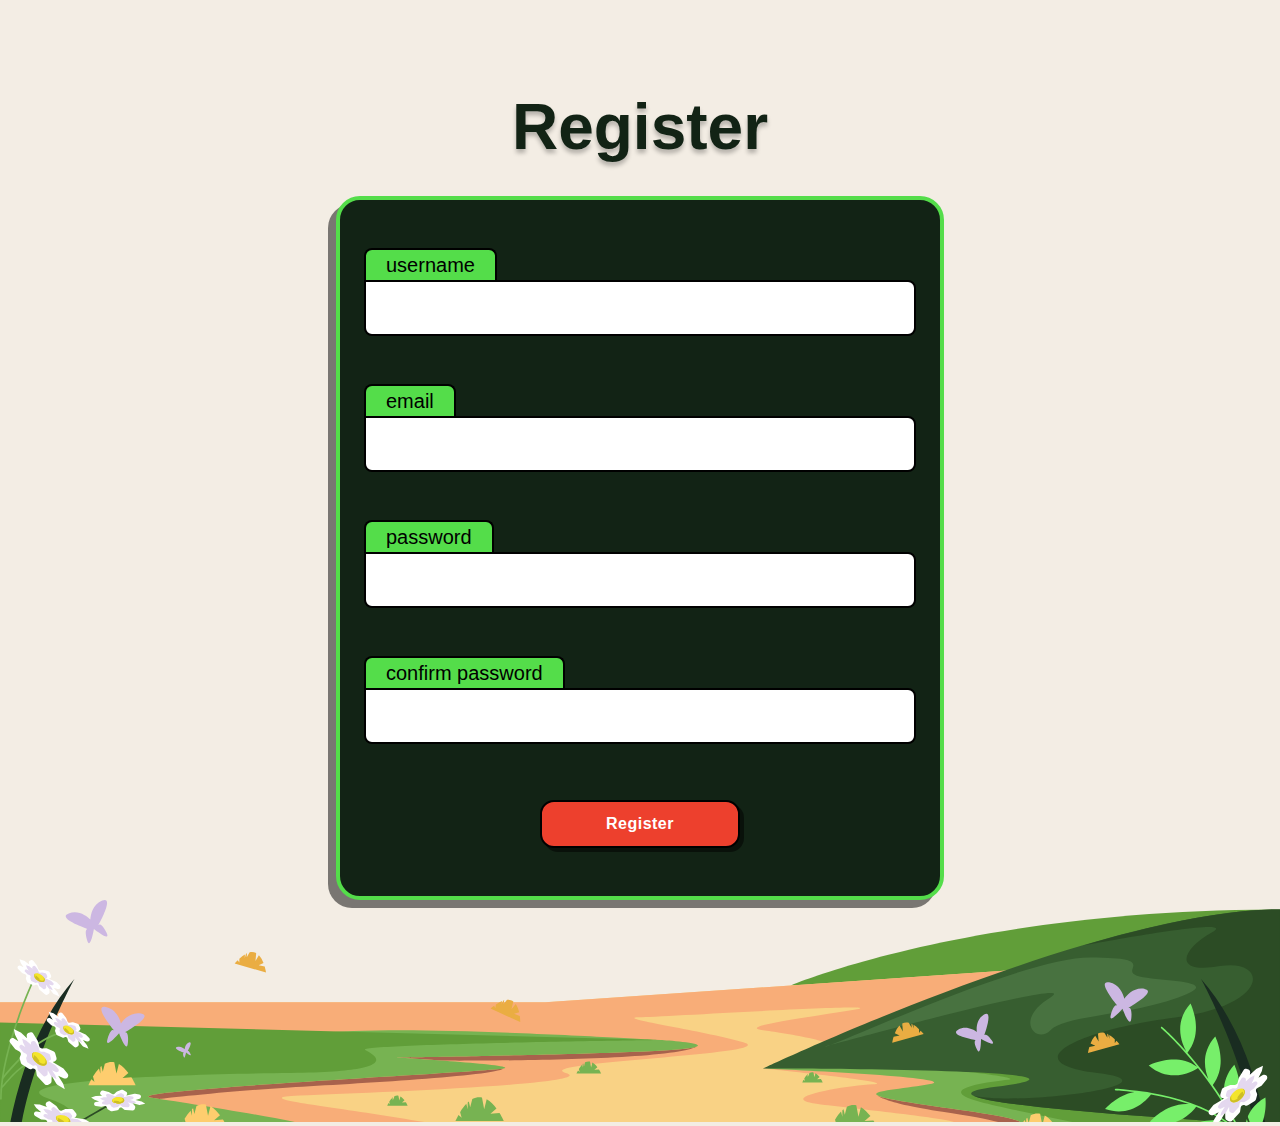
<file: src/register.html>
<!DOCTYPE html>
<html lang="en">
  <head>
    <meta charset="UTF-8" />
    <meta name="viewport" content="width=device-width, initial-scale=1.0" />
    <title>Document</title>
    <link rel="stylesheet" href="../assets/css/register.css" />
    <link rel="preconnect" href="https://fonts.googleapis.com" />
    <link rel="preconnect" href="https://fonts.gstatic.com" crossorigin />
    <link
      href="https://fonts.googleapis.com/css2?family=Dela+Gothic+One&display=swap"
      rel="stylesheet"
    />
    <link
      href="https://api.fontshare.com/v2/css?f[]=clash-display@500&display=swap"
      rel="stylesheet"
    />
  </head>

  <body>
    <div class="register-container">
      <div class="register-text">Register</div>
      <div class="register-form">
        <form>
          <label for="username">username</label>
          <input type="username" id="username" name="username" />
          <label for="email">email</label>
          <input type="email" id="email" name="email" />
          <label for="password">password</label>
          <input type="password" id="password" name="password" />
          <label for="cnf-password">confirm password</label>
          <input type="password" id="cnf-password" name="cnf-password" />
          <button type="submit">Register</button>
        </form>
      </div>
    </div>
    <svg class="register-bg" width="1440" height="250" viewBox="0 0 1440 250" fill="none" xmlns="http://www.w3.org/2000/svg">
      <path d="M889.055 96.1615C889.055 96.1615 1090.56 10.6255 1440 10.6255V137.941L889.055 96.1615Z" fill="#619E39"/>
      <path d="M1440 58.3369L613.613 115.054H0V338.58H1440V58.3369Z" fill="#F9D285"/>
      <path d="M1440 58.3369L613.613 115.054H0V293.46C0 293.46 659.52 294.42 556.8 266.58C454.08 238.74 253.44 223.322 336.96 220.001C420.48 216.66 677.76 207.06 636.48 194.58C595.2 182.1 883.2 173.46 836.16 160.02C789.12 146.58 690.777 132.698 718.349 131.969C745.92 131.22 1013.76 114.9 960.96 123.54C908.16 132.18 826.886 142.625 858.413 146.522C889.92 150.42 1041.95 174.094 858.413 189.607C858.413 189.607 1015.68 205.505 982.08 207.233C948.48 208.961 865.92 223.361 923.52 230.081C981.12 236.801 1132.8 252.468 1053.12 253.274C973.44 254.081 591.36 278.081 637.44 285.761C683.52 293.441 0 338.58 0 338.58H1440V58.3369Z" fill="#F8AD78"/>
      <path d="M170.88 222.42C173.338 222.804 176.314 223.245 179.674 223.783C179.674 223.783 252 215.22 325.92 210.9C399.84 206.58 556.8 198.093 566.4 189.626C546.24 193.62 120.96 214.74 170.88 222.42Z" fill="#A8624C"/>
      <path d="M444.48 177.3C444.48 177.3 468.787 178.721 495.878 180.679C495.917 180.679 752.64 182.561 783.84 164.82C781.67 165.742 776.774 166.702 768 167.719C718.08 173.479 444.48 177.319 444.48 177.319V177.3Z" fill="#A8624C"/>
      <path d="M1032 229.14C1004.74 225.166 991.43 222.286 987.206 220.001C987.206 220.001 995.04 228.66 1060.32 238.26C1125.23 247.803 1141.17 255.156 1141.34 255.252C1171.16 247.342 1104.58 239.739 1032 229.14Z" fill="#A8624C"/>
      <path d="M743.213 157.505C743.213 157.505 817.92 161.94 768 167.7C718.08 173.46 444.48 177.3 444.48 177.3C444.48 177.3 586.56 185.613 566.4 189.626C546.24 193.62 120.96 214.74 170.88 222.42C220.8 230.1 471.36 268.5 363.84 271.38C256.32 274.26 0 293.46 0 293.46V187.053C0 187.053 391.68 180.18 335.04 168.66C278.4 157.14 332.16 147.54 437.76 146.58C543.36 145.62 743.213 157.505 743.213 157.505Z" fill="#77B352"/>
      <path d="M858.413 189.626C858.413 189.626 1085.76 199.38 1046.4 207.06C1007.04 214.74 939.84 215.7 1032 229.14C1124.16 242.58 1206.72 251.22 1094.4 261.78C982.08 272.34 652.377 289.62 718.349 301.14C784.32 312.66 0 338.58 0 338.58H1440V137.94L858.413 189.626Z" fill="#77B352"/>
      <path d="M743.213 157.505C743.213 157.505 397.44 161.94 410.88 168.66C424.32 175.38 452.16 193.62 327.36 194.58C202.56 195.54 -7.68 203.047 55.68 223.783C119.04 244.5 53.76 272.34 0 272.34V137.94L743.213 157.505Z" fill="#619E39"/>
      <path d="M1054.71 189.626C1054.71 189.626 1155.36 199.86 1133.76 202.26C1112.16 204.66 1047.84 212.82 1103.04 227.22C1158.24 241.62 1356.96 277.14 1292.16 276.18C1227.36 275.22 1039.68 289.62 1120.32 303.06C1200.96 316.5 243.36 338.58 243.36 338.58H1440V137.94L1054.71 189.626Z" fill="#619E39"/>
      <path d="M858.412 189.627C858.412 189.627 1235.4 10.6442 1440 10.6442V253.313C1440 253.313 975.878 228.161 1120.47 210.113C1284.63 189.627 858.412 189.627 858.412 189.627Z" fill="#375E30"/>
      <path d="M1440 10.6248C1376.77 10.6248 1298.82 27.6936 1218.89 51.2136C1218.89 51.2136 1398.37 17.0376 1363.72 36.2376C1329.06 55.4568 1318.46 83.6808 1372.38 74.3688C1426.29 65.0568 1431.11 118.414 1322.3 132.084C1213.5 145.754 1137.75 182.849 1234.69 194.734C1331.64 206.618 1149 232.135 1095.34 220.154C1124.18 236.302 1440 253.255 1440 253.255V10.5864V10.6248Z" fill="#2C4C25"/>
      <path d="M928.338 164.801C932.159 167.7 1148.66 64.6539 1226.65 64.8075C1304.64 64.9611 1259.98 78.3819 1278.95 85.1211C1297.92 91.8411 1384.01 88.9611 1325.61 109.601C1267.2 130.241 1197.12 130.126 1181.76 146.503C1166.4 162.881 1139.52 135.041 1181.76 109.601C1224 84.1611 928.338 164.782 928.338 164.782V164.801Z" fill="#487240"/>
      <path d="M584.066 126.343C583.336 123.041 582.146 119.604 580.206 116.916L575.406 122.868L577.538 114.151C575.656 112.75 573.314 111.962 570.395 112.193L566.363 117.146L567.246 112.769C566.882 112.865 566.517 112.98 566.152 113.114L564.059 117.703L564.77 113.633C562.696 114.478 560.411 115.726 557.915 117.434L557.224 121.793L555.88 118.894C554.594 119.854 553.25 120.91 551.848 122.1L585.256 137.326C585.256 137.326 585.314 134.311 584.776 130.375L578.306 127.994L584.066 126.343Z" fill="#EAAD42"/>
      <path d="M1006.64 149.921C1007.88 146.773 1009.59 143.566 1011.94 141.224L1015.74 147.867L1015.01 138.92C1017.08 137.825 1019.52 137.441 1022.38 138.113L1025.59 143.643L1025.41 139.189C1025.76 139.342 1026.11 139.515 1026.45 139.707L1027.8 144.584L1027.74 140.456C1029.66 141.627 1031.71 143.201 1033.92 145.294V149.71L1035.69 147.041C1036.8 148.193 1037.95 149.441 1039.16 150.843L1003.76 160.616C1003.76 160.616 1004.18 157.64 1005.31 153.838L1012.07 152.513L1006.64 149.979V149.921Z" fill="#EAAD42"/>
      <path d="M1226.86 161.325C1228.11 158.177 1229.82 154.97 1232.16 152.628L1235.96 159.271L1235.23 150.324C1237.31 149.229 1239.74 148.845 1242.6 149.517L1245.81 155.047L1245.64 150.593C1245.98 150.746 1246.33 150.919 1246.68 151.111L1248.02 155.988L1247.96 151.86C1249.88 153.031 1251.94 154.605 1254.14 156.698V161.114L1255.91 158.445C1257.02 159.597 1258.18 160.845 1259.39 162.247L1223.98 172.02C1223.98 172.02 1224.4 169.044 1225.54 165.242L1232.29 163.917L1226.86 161.383V161.325Z" fill="#EAAD42"/>
      <path d="M296.449 70.8749C295.239 67.7261 293.55 64.4812 291.246 62.1388L287.386 68.7436L288.193 59.7964C286.119 58.6828 283.681 58.2604 280.839 58.9132L277.594 64.4045L277.806 59.95C277.46 60.1036 277.114 60.2765 276.769 60.4493L275.386 65.3069L275.482 61.1788C273.562 62.3308 271.489 63.8861 269.262 65.9597L269.223 70.3756L267.476 67.7069C266.343 68.8397 265.172 70.0877 263.962 71.4893L299.271 81.5884C299.271 81.5884 298.868 78.6124 297.774 74.7916L291.034 73.4093L296.487 70.9132L296.449 70.8749Z" fill="#EAAD42"/>
      <path d="M1186.08 252.66C1183.14 248.762 1179.5 244.942 1175.37 242.58L1172.62 253.294L1170.18 240.526C1166.86 239.815 1163.31 240.199 1159.59 242.234L1157.24 251.162L1155.76 244.865C1155.34 245.21 1154.94 245.575 1154.52 245.978V253.294L1153 247.495C1150.77 249.857 1148.53 252.852 1146.24 256.615L1147.95 262.759L1144.44 259.726C1143.32 261.761 1142.19 263.95 1141.06 266.369H1194.18C1194.18 266.369 1192.46 262.375 1189.4 257.518L1179.48 258.266L1186.06 252.641L1186.08 252.66Z" fill="#FECD6E"/>
      <path d="M247.507 242.196C244.569 238.298 240.921 234.478 236.793 232.116L234.048 242.83L231.609 230.062C228.288 229.351 224.736 229.735 221.011 231.751L218.669 240.679L217.19 234.382C216.768 234.727 216.365 235.092 215.942 235.495V242.81L214.425 237.012C212.198 239.374 209.952 242.369 207.667 246.132L209.376 252.276L205.862 249.262C204.749 251.297 203.616 253.486 202.483 255.905H255.609C255.609 255.905 253.881 251.911 250.829 247.054L240.902 247.802L247.488 242.177L247.507 242.196Z" fill="#FECD6E"/>
      <path d="M144.442 194.638C141.504 190.74 137.856 186.919 133.728 184.558L130.983 195.271L128.544 182.503C125.223 181.793 121.671 182.177 117.946 184.193L115.604 193.121L114.125 186.823C113.703 187.169 113.3 187.534 112.877 187.937V195.252L111.36 189.454C109.133 191.815 106.887 194.811 104.602 198.574L106.311 204.718L102.797 201.684C101.684 203.719 100.551 205.908 99.418 208.327H152.544C152.544 208.327 150.816 204.334 147.764 199.476L137.837 200.225L144.423 194.599L144.442 194.638Z" fill="#FECD6E"/>
      <path d="M979.237 243.137C976.299 239.239 972.651 235.418 968.523 233.057L965.778 243.77L963.339 231.002C960.018 230.292 956.466 230.676 952.741 232.711L950.398 241.639L948.92 235.342C948.498 235.687 948.094 236.052 947.672 236.455V243.77L946.155 237.972C943.928 240.334 941.682 243.329 939.397 247.092L941.106 253.236L937.592 250.202C936.478 252.238 935.346 254.426 934.213 256.846H987.339C987.339 256.846 985.611 252.852 982.558 247.994L972.632 248.743L979.218 243.118L979.237 243.137Z" fill="#77B352"/>
      <path d="M922.041 199.207C920.774 197.517 919.199 195.866 917.395 194.848L916.204 199.495L915.148 193.984C913.708 193.677 912.172 193.85 910.559 194.714L909.542 198.573L908.908 195.847C908.735 196 908.543 196.154 908.371 196.327V199.495L907.718 196.999C906.758 198.016 905.779 199.322 904.799 200.935L905.548 203.604L904.031 202.298C903.551 203.181 903.052 204.122 902.572 205.178H925.555C925.555 205.178 924.806 203.45 923.481 201.338L919.18 201.664L922.022 199.226L922.041 199.207Z" fill="#77B352"/>
      <path d="M455.097 225.377C453.829 223.688 452.255 222.036 450.45 221.019L449.26 225.665L448.204 220.155C446.764 219.848 445.228 220.02 443.615 220.884L442.597 224.743L441.964 222.017C441.791 222.171 441.599 222.324 441.426 222.497V225.665L440.773 223.169C439.813 224.187 438.834 225.492 437.855 227.105L438.604 229.774L437.087 228.468C436.607 229.351 436.108 230.292 435.628 231.348H458.61C458.61 231.348 457.861 229.62 456.537 227.508L452.236 227.835L455.077 225.396L455.097 225.377Z" fill="#77B352"/>
      <path d="M558.527 234.631C555.513 230.619 551.769 226.702 547.525 224.283L544.703 235.284L542.207 222.19C538.789 221.46 535.141 221.844 531.34 223.937L528.94 233.115L527.423 226.664C527.001 227.028 526.578 227.393 526.137 227.796V235.284L524.581 229.351C522.297 231.771 519.993 234.843 517.65 238.702L519.397 245.019L515.807 241.908C514.655 244.001 513.503 246.248 512.351 248.724H566.86C566.86 248.724 565.074 244.635 561.945 239.643L551.749 240.411L558.508 234.631H558.527Z" fill="#77B352"/>
      <path d="M672.038 188.091C670.502 186.055 668.582 184.039 666.431 182.811L664.991 188.417L663.724 181.735C661.977 181.371 660.115 181.563 658.175 182.619L656.947 187.303L656.179 184.001C655.967 184.174 655.737 184.385 655.526 184.577V188.398L654.739 185.364C653.567 186.593 652.396 188.167 651.206 190.145L652.108 193.371L650.265 191.796C649.67 192.852 649.094 194.004 648.499 195.271H676.319C676.319 195.271 675.417 193.179 673.823 190.625L668.62 191.028L672.076 188.071L672.038 188.091Z" fill="#77B352"/>
      <path d="M1351.2 88.9611C1351.2 88.9611 1431.11 232.98 1413.87 338.58H1433.07C1433.07 338.58 1433.8 183.022 1351.2 88.9611Z" fill="#192C21"/>
      <path d="M1417.9 309.07C1442.51 292.289 1438.04 258.862 1438.04 258.862C1416.75 270.555 1414.33 290.1 1414.94 301.39C1411.39 292.443 1407.65 283.822 1403.75 275.585C1403.75 275.489 1403.71 275.393 1403.67 275.297C1403.58 275.105 1403.46 274.913 1403.35 274.721C1403.06 274.107 1402.77 273.511 1402.48 272.916C1428.17 256.366 1423.58 222.075 1423.58 222.075C1398.33 235.956 1399.6 260.84 1401.04 269.96C1395.97 259.611 1390.69 249.838 1385.34 240.68C1404.4 216.526 1388.6 185.46 1388.6 185.46C1372.41 203.508 1376.54 222.708 1380.86 233.172C1375.37 224.168 1369.82 215.796 1364.39 208.059C1382.67 184.001 1367.15 153.492 1367.15 153.492C1351.05 171.464 1355.08 190.587 1359.36 201.07C1351.01 189.684 1343.02 179.873 1335.92 171.751C1355.19 147.579 1339.31 116.36 1339.31 116.36C1319 139.016 1330.69 163.496 1334.59 170.216C1318.89 152.417 1307.85 143.028 1307.54 142.779C1307.13 142.433 1306.52 142.491 1306.17 142.894C1305.83 143.297 1305.89 143.912 1306.29 144.238C1306.67 144.564 1324.26 159.521 1346.73 187.668C1322.32 170.158 1292.33 186.19 1292.33 186.19C1317.64 207.944 1344.31 191.182 1347.7 188.897C1362.8 207.963 1379.98 232.903 1395.55 263.278C1372.53 235.668 1328.45 222.92 1295.77 217.083C1292.31 216.084 1288.95 215.566 1285.71 215.431C1267.97 212.801 1255.49 212.302 1255.1 212.283C1254.58 212.283 1254.12 212.686 1254.1 213.204C1254.1 213.742 1254.51 214.184 1255.03 214.203C1255.33 214.203 1263.63 214.548 1276.22 216.084C1256.58 219.579 1243.24 235.246 1243.24 235.246C1272.04 245.287 1290.14 224.993 1294.81 218.849C1307.86 221.153 1322.78 224.551 1337.47 229.601C1312.17 227.796 1293.81 249.339 1293.81 249.339C1323.17 259.591 1341.41 238.26 1345.63 232.596C1357.52 237.243 1368.94 243.041 1378.77 250.28C1352.31 240.718 1327.99 261.166 1327.99 261.166C1355.88 276.487 1377.77 257.268 1382.19 252.91C1390.17 259.361 1396.89 266.868 1401.62 275.604C1402.56 277.601 1403.5 279.636 1404.44 281.691C1377.02 269.767 1351.1 291.559 1351.1 291.559C1378.79 306.766 1400.56 287.931 1405.21 283.4C1408.97 291.771 1412.6 300.487 1415.98 309.531C1416.08 309.934 1416.13 310.164 1416.13 310.164C1416.15 310.164 1416.17 310.126 1416.21 310.126C1419.59 319.188 1422.76 328.577 1425.64 338.311C1425.75 338.734 1426.14 339.003 1426.56 339.003C1426.65 339.003 1426.73 339.003 1426.83 338.964C1427.33 338.811 1427.63 338.273 1427.48 337.774C1424.54 327.847 1421.32 318.267 1417.86 309.031L1417.9 309.07Z" fill="#77EF6A"/>
      <path d="M1413.87 338.58C1413.87 338.58 1252.59 242.58 1144.05 285.147C1144.05 285.147 1271.04 272.667 1343.37 338.58H1413.87Z" fill="#77EF6A"/>
      <path d="M83.6933 88.9611C83.6933 88.9611 3.78296 232.98 21.0246 338.58H1.82456C1.82456 338.58 1.09496 183.022 83.6933 88.9611Z" fill="#192C21"/>
      <path d="M21.0245 338.58C21.0245 338.58 182.304 242.58 290.842 285.147C290.842 285.147 163.853 272.667 91.5268 338.58H21.0245Z" fill="#77EF6A"/>
      <path d="M133.343 226.261L132.479 224.552C131.692 224.955 59.8459 261.781 23.8843 296.782C44.0443 269.998 71.1931 247.957 71.5963 247.65L70.3867 246.152C69.9259 246.517 34.8667 274.99 14.5915 306.805C14.5147 306.882 14.4379 306.978 14.3803 307.054H14.4187C8.67792 316.136 4.12752 325.467 1.93872 334.491L3.80112 334.933C5.93232 326.101 10.3867 316.962 16.0123 308.072C46.4635 270.766 132.479 226.683 133.343 226.242V226.261Z" fill="#2C4C25"/>
      <path d="M4.2816 197.499C12.4608 146.312 39.072 89.3835 39.3984 88.7115L37.6704 87.886C37.2864 88.6924 0 168.43 0 224.456H1.92C1.92 220.328 2.1312 216.046 2.5152 211.688C3.2448 211.092 4.3392 209.825 6.432 207.425C14.112 198.555 30.1248 180.123 42.8928 182.254L43.2192 180.353C29.3952 177.992 12.9024 197.019 4.992 206.158C4.2432 207.022 3.4752 207.905 2.8224 208.635C3.072 206.216 3.3792 203.777 3.7248 201.32C6.5664 197.614 45.2736 148.078 77.76 149.979L77.8752 148.059C47.52 146.273 13.4016 186.075 4.3008 197.441L4.2816 197.499Z" fill="#77B352"/>
      <path d="M1419.34 338.388L1415.44 320.206C1427.37 290.887 1394.98 222.708 1393.59 219.809L1391.87 220.635C1392.19 221.326 1423.14 286.471 1414.67 316.558L1411.14 300.103L1409.26 300.507L1413.45 320.052C1413.45 320.052 1413.45 320.11 1413.41 320.129H1413.47L1415.5 329.614C1412.27 329.671 1409.14 329.595 1406.13 329.383C1388.58 318.9 1383.65 272.609 1383.61 272.148L1381.71 272.34C1381.9 274.183 1386.3 315.463 1402.44 329.057C1370.98 325.812 1352.6 309.876 1352.39 309.684L1351.12 311.124C1351.35 311.335 1374.59 331.553 1413.73 331.553C1414.46 331.553 1415.21 331.553 1415.96 331.515L1417.52 338.734L1419.4 338.331L1419.34 338.388Z" fill="#2C4C25"/>
      <path d="M82.8108 244.788L94.9836 246.728C95.3292 246.785 95.6364 246.9 95.9436 247.073L101.012 250.011C102.779 251.028 102.875 253.563 101.185 254.696L100.801 254.964C100.283 255.31 99.6684 255.483 99.054 255.444L93.39 255.06L100.34 260.091C100.552 260.244 100.763 260.436 100.916 260.648L103.988 264.66L95.9052 263.336C95.4444 263.259 95.022 263.067 94.6572 262.798L87.726 257.441L89.5116 262.184C89.8572 263.105 89.6844 264.161 89.0508 264.929L87.8412 266.388C87.0348 267.368 85.6908 267.675 84.5388 267.137L75.4764 262.971C74.958 262.74 74.5356 262.356 74.2476 261.857L72.3084 258.593C71.3676 257 69.1596 256.769 67.8924 258.113L67.7196 258.305C67.0668 258.996 66.126 259.323 65.1852 259.15L57.6972 257.768C57.006 257.633 56.3916 257.249 55.9692 256.692L53.6268 253.544C53.2236 253.006 53.0316 252.353 53.0892 251.7L53.1852 250.299C53.2812 248.82 52.206 247.515 50.7468 247.361L46.926 246.92C46.5612 246.881 46.1964 246.766 45.87 246.574L39.63 243.003C38.286 242.235 37.8252 240.526 38.6124 239.182C39.2076 238.164 40.3788 237.646 41.5308 237.876L46.254 238.798L41.262 234.401C41.0892 234.248 40.9164 234.056 40.782 233.864L37.998 229.678L44.6412 230.139C44.91 230.139 45.1596 230.216 45.4092 230.312L52.7244 233L51.6876 231.156C51.0156 229.947 51.3228 228.449 52.4172 227.604L53.3772 226.875C54.3564 226.126 55.7196 226.107 56.718 226.856L62.9964 231.521C63.2076 231.675 63.3996 231.886 63.5724 232.097L66.3564 235.88C67.1244 236.916 68.526 237.3 69.7164 236.763L72.9036 235.342C73.2684 235.188 73.6524 235.092 74.0556 235.112L80.5068 235.169C81.3516 235.169 82.1388 235.572 82.6572 236.225L85.5756 239.969C86.5164 241.16 86.3052 242.888 85.1148 243.848L82.9068 245.614" fill="white"/>
      <path d="M78.9518 245.48L87.1502 246.785C87.3806 246.824 87.5918 246.9 87.7838 247.016L91.2014 248.993C92.3918 249.684 92.4494 251.374 91.3166 252.142L91.0478 252.315C90.7022 252.545 90.2798 252.66 89.8766 252.641L86.0558 252.372L90.7406 255.752C90.8942 255.867 91.0094 255.982 91.1246 256.136L93.1982 258.843L87.7454 257.96C87.4382 257.902 87.1502 257.787 86.9006 257.595L82.235 253.985L83.4446 257.172C83.675 257.806 83.5598 258.497 83.1374 259.016L82.331 259.995C81.7934 260.648 80.8718 260.859 80.1038 260.513L73.9982 257.71C73.6526 257.556 73.3646 257.288 73.1726 256.961L71.867 254.772C71.2334 253.697 69.7358 253.544 68.891 254.446L68.7758 254.561C68.3342 255.022 67.7006 255.233 67.067 255.118L62.0174 254.196C61.5566 254.12 61.1342 253.851 60.8654 253.467L59.291 251.336C59.0222 250.971 58.8878 250.529 58.9262 250.088L58.9838 249.147C59.0606 248.148 58.331 247.284 57.3326 247.169L54.7598 246.862C54.5102 246.824 54.2606 246.747 54.0494 246.632L49.8446 244.232C48.9422 243.713 48.635 242.561 49.1534 241.659C49.5566 240.987 50.3438 240.622 51.1118 240.776L54.299 241.39L50.939 238.433C50.8238 238.318 50.7086 238.203 50.6126 238.068L48.7502 235.265L53.2238 235.572C53.3966 235.572 53.5694 235.63 53.7422 235.688L58.6766 237.512L57.9854 236.264C57.5438 235.457 57.7358 234.44 58.4846 233.883L59.1182 233.384C59.771 232.884 60.6926 232.865 61.3646 233.384L65.5886 236.532C65.7422 236.648 65.8574 236.763 65.9726 236.916L67.8542 239.451C68.3726 240.161 69.3134 240.411 70.1198 240.046L72.2702 239.086C72.5198 238.971 72.7886 238.932 73.0382 238.932L77.3774 238.971C77.9534 238.971 78.4718 239.24 78.8366 239.681L80.8142 242.196C81.4478 243.003 81.3134 244.174 80.507 244.808L79.0286 245.998" fill="#E4D8EF"/>
      <path d="M63.054 244.116C62.2093 246.516 65.0892 249.703 69.4668 251.239C73.8444 252.775 78.0876 252.084 78.9324 249.703C79.7772 247.303 76.8972 244.116 72.5196 242.58C68.142 241.044 63.8988 241.735 63.054 244.116Z" fill="#F4E52C"/>
      <path d="M78.9324 249.704C78.0876 252.104 73.8444 252.795 69.4668 251.24C65.0892 249.704 62.2093 246.497 63.054 244.116C63.2268 243.598 63.5917 243.176 64.0525 242.83C62.1325 245.787 66.4333 249.761 65.0893 246.478C63.7261 243.176 72.4812 249.012 71.9244 248.724C71.3676 248.436 70.9068 250.472 75.4572 249.953C79.9884 249.454 75.918 244.347 75.8604 244.27C78.2412 245.902 79.5276 247.995 78.9324 249.704Z" fill="#CEBE25"/>
      <path d="M141.294 220.251L151.162 218.081C151.431 218.024 151.719 218.005 151.988 218.062L156.73 218.792C158.382 219.041 159.207 220.942 158.266 222.325L158.055 222.651C157.767 223.073 157.345 223.381 156.865 223.534L152.41 224.936L159.226 226.683C159.438 226.741 159.649 226.817 159.841 226.933L163.393 229.083L156.826 230.504C156.462 230.581 156.078 230.561 155.713 230.465L148.82 228.469L151.623 231.541C152.18 232.136 152.353 233 152.103 233.768L151.623 235.246C151.297 236.225 150.356 236.878 149.338 236.821L141.159 236.36C140.698 236.341 140.257 236.168 139.892 235.88L137.434 233.96C136.225 233.019 134.478 233.518 133.921 234.92L133.844 235.112C133.556 235.841 132.922 236.36 132.154 236.513L126.01 237.723C125.454 237.838 124.858 237.723 124.378 237.416L121.633 235.707C121.172 235.419 120.826 234.977 120.673 234.459L120.327 233.345C119.962 232.193 118.753 231.521 117.582 231.829L114.529 232.635C114.241 232.712 113.914 232.731 113.626 232.693L107.79 231.848C106.542 231.675 105.678 230.485 105.87 229.237C106.023 228.296 106.753 227.528 107.694 227.355L111.572 226.625L106.446 224.763C106.254 224.686 106.081 224.609 105.908 224.494L102.529 222.133L107.732 220.481C107.943 220.424 108.154 220.385 108.366 220.385L114.759 220.251L113.415 219.157C112.551 218.446 112.321 217.198 112.916 216.219L113.415 215.374C113.934 214.51 114.97 214.088 115.969 214.357L122.17 216.027C122.382 216.085 122.593 216.181 122.785 216.296L126.049 218.331C126.951 218.888 128.122 218.753 128.871 218.005L130.868 215.969C131.098 215.739 131.367 215.566 131.674 215.432L136.609 213.55C137.262 213.301 137.972 213.358 138.567 213.723L141.927 215.701C143.002 216.334 143.367 217.717 142.753 218.792L141.601 220.808" fill="white"/>
      <path d="M138.567 221.941L145.21 220.482C145.402 220.443 145.575 220.443 145.767 220.482L148.973 220.962C150.087 221.134 150.644 222.402 150.01 223.342L149.857 223.554C149.665 223.842 149.377 224.053 149.05 224.149L146.055 225.09L150.644 226.261C150.797 226.299 150.932 226.357 151.047 226.434L153.428 227.874L149.012 228.834C148.762 228.891 148.513 228.872 148.263 228.814L143.617 227.47L145.498 229.544C145.863 229.947 145.997 230.523 145.825 231.042L145.498 232.04C145.287 232.693 144.653 233.134 143.962 233.096L138.471 232.789C138.164 232.789 137.857 232.654 137.626 232.462L135.975 231.176C135.169 230.542 133.978 230.869 133.613 231.829L133.556 231.963C133.364 232.443 132.941 232.808 132.423 232.904L128.295 233.71C127.911 233.787 127.527 233.71 127.201 233.499L125.357 232.347C125.05 232.155 124.82 231.848 124.705 231.502L124.474 230.754C124.225 229.966 123.418 229.525 122.612 229.736L120.557 230.274C120.365 230.331 120.154 230.331 119.943 230.312L116.026 229.736C115.181 229.621 114.605 228.814 114.74 227.989C114.836 227.355 115.335 226.837 115.969 226.722L118.58 226.242L115.124 224.994C114.989 224.955 114.874 224.878 114.759 224.802L112.493 223.208L116.007 222.094C116.141 222.056 116.295 222.018 116.429 222.018L120.73 221.922L119.828 221.192C119.233 220.712 119.098 219.867 119.482 219.214L119.828 218.638C120.173 218.043 120.884 217.774 121.537 217.947L125.703 219.08C125.857 219.118 125.991 219.176 126.106 219.253L128.314 220.635C128.929 221.019 129.716 220.923 130.215 220.405L131.559 219.042C131.713 218.888 131.905 218.773 132.097 218.677L135.418 217.41C135.86 217.237 136.34 217.275 136.743 217.525L139.009 218.85C139.738 219.272 139.969 220.213 139.565 220.923L138.778 222.286" fill="#E4D8EF"/>
      <path d="M126.01 225.665C126.087 227.739 129.236 229.313 133.057 229.179C136.877 229.044 139.892 227.239 139.815 225.166C139.738 223.092 136.589 221.518 132.769 221.652C128.948 221.787 125.933 223.591 126.01 225.665Z" fill="#F4E52C"/>
      <path d="M139.815 225.166C139.892 227.24 136.858 229.045 133.057 229.179C129.236 229.313 126.087 227.739 126.01 225.665C126.01 225.224 126.145 224.782 126.394 224.379C125.818 227.201 130.311 228.949 128.276 226.856C126.241 224.744 134.67 226.568 134.17 226.51C133.652 226.453 133.902 228.142 137.242 226.395C140.545 224.648 135.918 221.979 135.841 221.941C138.145 222.478 139.758 223.688 139.815 225.166Z" fill="#CEBE25"/>
      <path d="M58.3112 181.678L70.8872 189.204C71.2328 189.416 71.54 189.684 71.7896 190.011L76.0904 195.502C77.588 197.422 76.5704 200.225 74.2088 200.763L73.652 200.878C72.9224 201.032 72.1736 200.955 71.5208 200.628L65.4344 197.691L70.8872 206.312C71.06 206.58 71.1944 206.888 71.2712 207.195L72.884 212.993L64.532 207.963C64.0712 207.675 63.668 207.291 63.3992 206.811L58.1 197.844L57.9848 203.873C57.9656 205.064 57.3128 206.139 56.276 206.696L54.2984 207.771C52.9928 208.481 51.3608 208.232 50.324 207.156L42.164 198.555C41.7032 198.075 41.396 197.46 41.3 196.788L40.6088 192.334C40.2632 190.164 37.94 188.916 35.9432 189.857L35.6744 189.992C34.6568 190.472 33.4664 190.395 32.5064 189.8L24.8456 184.961C24.1352 184.52 23.636 183.828 23.4248 183.022L22.2344 178.51C22.0424 177.742 22.1192 176.936 22.4456 176.225L23.1752 174.708C23.9432 173.115 23.3288 171.214 21.7736 170.369L17.7608 168.2C17.3768 167.988 17.0312 167.7 16.7432 167.355L11.4248 160.673C10.2728 159.233 10.5416 157.14 12.0008 156.008C13.0952 155.163 14.6312 155.086 15.8024 155.854L20.6216 158.945L17.0504 151.88C16.916 151.63 16.82 151.342 16.7624 151.073L15.5528 145.236L22.676 148.673C22.964 148.808 23.2136 148.98 23.444 149.192L30.3368 155.412L30.0104 152.916C29.7992 151.304 30.8168 149.768 32.3912 149.326L33.7736 148.942C35.1944 148.539 36.7112 149.134 37.4792 150.382L42.3368 158.312C42.5096 158.58 42.6248 158.888 42.7208 159.195L44.1416 164.59C44.5256 166.088 45.908 167.105 47.444 167.048L51.5912 166.894C52.0712 166.894 52.532 166.952 52.9736 167.144L60.0584 170.062C60.98 170.446 61.6904 171.233 61.9592 172.193L63.5336 177.608C64.0328 179.336 63.0536 181.16 61.3256 181.678L58.1 182.657" fill="white"/>
      <path d="M53.7415 180.737L62.2087 185.806C62.4391 185.94 62.6503 186.132 62.8231 186.343L65.7031 190.03C66.7015 191.316 66.0295 193.217 64.4359 193.562L64.0711 193.639C63.5911 193.755 63.0727 193.678 62.6311 193.467L58.5415 191.489L62.2087 197.287C62.3239 197.479 62.4199 197.671 62.4775 197.882L63.5719 201.78L57.9655 198.401C57.6583 198.209 57.3895 197.94 57.1975 197.633L53.6455 191.585L53.5687 195.636C53.5687 196.423 53.1079 197.153 52.4167 197.537L51.0919 198.267C50.2087 198.747 49.1143 198.574 48.4231 197.844L42.9319 192.046C42.6247 191.719 42.4135 191.297 42.3559 190.855L41.8951 187.86C41.6647 186.401 40.0903 185.556 38.7463 186.19L38.5735 186.267C37.8823 186.593 37.0759 186.535 36.4423 186.132L31.2775 182.887C30.7975 182.58 30.4519 182.119 30.3175 181.582L29.5111 178.548C29.3767 178.03 29.4343 177.492 29.6647 177.012L30.1639 175.995C30.6823 174.919 30.2599 173.652 29.2231 173.076L26.5159 171.617C26.2471 171.483 26.0167 171.271 25.8439 171.041L22.2727 166.529C21.5047 165.569 21.6775 164.148 22.6567 163.399C23.4055 162.823 24.4231 162.785 25.2103 163.284L28.4551 165.377L26.0551 160.615C25.9591 160.442 25.9015 160.25 25.8631 160.058L25.0375 156.122L29.8375 158.446C30.0295 158.542 30.2023 158.657 30.3559 158.791L35.0023 162.977L34.7911 161.307C34.6567 160.212 35.3287 159.195 36.3847 158.887L37.3063 158.618C38.2663 158.35 39.2839 158.753 39.8023 159.598L43.0663 164.935C43.1815 165.127 43.2583 165.319 43.3159 165.53L44.2759 169.159C44.5447 170.158 45.4663 170.849 46.5031 170.81L49.2871 170.715C49.6135 170.715 49.9207 170.753 50.2087 170.887L54.9703 172.846C55.5847 173.095 56.0647 173.633 56.2567 174.286L57.3127 177.934C57.6583 179.105 56.9863 180.334 55.8151 180.679L53.6455 181.332" fill="#E4D8EF"/>
      <path d="M36.7878 172.213C34.8102 174.479 36.5574 179.279 40.7238 182.907C44.8902 186.555 49.863 187.669 51.8598 185.403C53.8566 183.138 52.0902 178.338 47.9238 174.709C43.7574 171.061 38.7846 169.947 36.7878 172.232V172.213Z" fill="#F4E52C"/>
      <path d="M51.8599 185.384C49.8823 187.65 44.8903 186.536 40.7239 182.888C36.5575 179.24 34.8103 174.459 36.7879 172.194C37.2103 171.714 37.8055 171.407 38.4583 171.215C35.0407 173.615 38.0359 179.931 37.9975 175.688C37.9591 171.445 45.0247 181.755 44.5447 181.179C44.0647 180.603 42.6439 182.639 47.9047 184.098C53.1271 185.538 50.8999 178.107 50.8615 178.011C52.7623 180.853 53.2615 183.752 51.8599 185.365V185.384Z" fill="#CEBE25"/>
      <path d="M54.2025 88.231L63.4185 92.3782C63.6681 92.4934 63.8985 92.647 64.1097 92.8582L67.4889 96.2758C68.6601 97.4662 68.1993 99.4822 66.6057 100.02L66.2409 100.154C65.7609 100.327 65.2425 100.327 64.7625 100.154L60.3657 98.6374L64.7817 104.109C64.9161 104.282 65.0313 104.474 65.1273 104.685L66.7017 108.525L60.5769 105.741C60.2313 105.588 59.9241 105.338 59.7129 105.05L55.3737 99.3286L55.7769 103.476C55.8537 104.282 55.4889 105.089 54.8361 105.549L53.5689 106.452C52.7241 107.047 51.5913 107.009 50.8041 106.337L44.5257 101.095C44.1801 100.807 43.9113 100.404 43.7961 99.9622L42.9705 96.967C42.5673 95.5078 40.8585 94.8358 39.5721 95.6422L39.3993 95.7574C38.7465 96.1606 37.9209 96.2182 37.2105 95.8726L31.5657 93.1846C31.0473 92.935 30.6441 92.4934 30.4329 91.975L29.2425 88.9798C29.0505 88.4806 29.0313 87.9238 29.2041 87.4054L29.5881 86.311C29.9913 85.159 29.4153 83.911 28.2825 83.4502L25.3449 82.279C25.0569 82.1638 24.8073 81.991 24.5769 81.7798L20.3913 77.6134C19.4889 76.711 19.5081 75.2519 20.3913 74.3687C21.0825 73.6967 22.1193 73.5239 22.9833 73.9463L26.5353 75.6742L23.5209 71.1239C23.4057 70.9511 23.3289 70.7783 23.2521 70.5863L21.9465 66.6887L27.1113 68.4742C27.3225 68.551 27.5145 68.647 27.6873 68.7622L32.9097 72.4678L32.4873 70.7974C32.2185 69.703 32.7753 68.5702 33.8313 68.1478L34.7529 67.7639C35.6937 67.3799 36.7689 67.6678 37.4025 68.455L41.3769 73.5046C41.5113 73.6774 41.6265 73.8694 41.7033 74.0806L43.1049 77.671C43.4889 78.6694 44.5257 79.2454 45.5625 79.0918L48.3849 78.6502C48.7113 78.5926 49.0377 78.6118 49.3449 78.7078L54.4329 80.1478C55.1049 80.3398 55.6425 80.8198 55.9113 81.4534L57.4281 85.0438C57.9081 86.1958 57.3897 87.5206 56.2377 88.0198L54.1065 88.9414" fill="white"/>
      <path d="M50.9958 87.9424L57.1974 90.7456C57.3702 90.8224 57.5238 90.9376 57.6582 91.072L59.943 93.376C60.7302 94.1824 60.423 95.5264 59.3478 95.8912L59.0982 95.968C58.7718 96.0832 58.4262 96.0832 58.0998 95.968L55.143 94.9504L58.119 98.6368C58.215 98.752 58.2918 98.8864 58.3494 99.0208L59.4054 101.613L55.2774 99.7504C55.047 99.6544 54.8358 99.4816 54.6822 99.2896L51.7638 95.4304L52.0326 98.2144C52.0902 98.752 51.8406 99.2896 51.399 99.616L50.535 100.23C49.959 100.634 49.2102 100.595 48.6726 100.154L44.4486 96.6208C44.2182 96.4288 44.0454 96.16 43.9494 95.8528L43.3926 93.8368C43.1238 92.8576 41.9718 92.3968 41.1078 92.9536L40.9926 93.0304C40.551 93.2992 39.9942 93.3376 39.5142 93.1072L35.7126 91.2832C35.367 91.1104 35.0982 90.8224 34.9446 90.4576L34.1574 88.4416C34.023 88.096 34.023 87.7312 34.1382 87.3856L34.3878 86.656C34.6566 85.888 34.2726 85.0432 33.5046 84.736L31.527 83.9488C31.335 83.872 31.1622 83.7568 31.0086 83.6032L28.2054 80.8C27.591 80.2048 27.6102 79.2256 28.2054 78.6112C28.6662 78.1504 29.3574 78.0544 29.9526 78.3232L32.3334 79.4944L30.2982 76.4224C30.2214 76.3072 30.1638 76.192 30.1254 76.0576L29.2422 73.4272L32.7174 74.6368C32.8518 74.6752 32.9862 74.752 33.1014 74.8288L36.615 77.3248L36.327 76.192C36.135 75.4624 36.519 74.6944 37.2294 74.4064L37.8438 74.1568C38.4774 73.888 39.207 74.08 39.6294 74.6176L42.2982 78.016C42.3942 78.1312 42.471 78.2656 42.5286 78.4L43.4694 80.8192C43.7382 81.4912 44.4294 81.8752 45.1206 81.7792L47.0214 81.4912C47.2326 81.4528 47.463 81.472 47.6742 81.5296L51.0918 82.4896C51.5334 82.624 51.8982 82.9312 52.0902 83.3728L53.1078 85.792C53.4342 86.56 53.0694 87.4624 52.3014 87.7888L50.8614 88.4032" fill="#E4D8EF"/>
      <path d="M38.7081 83.4504C37.5369 85.1592 39.1113 88.308 42.2601 90.4776C45.4089 92.6472 48.9033 93.012 50.0937 91.284C51.2841 89.556 49.6905 86.4264 46.5417 84.2568C43.3929 82.0872 39.8985 81.7224 38.7081 83.4504Z" fill="#F4E52C"/>
      <path d="M50.0742 91.2839C48.903 92.9927 45.3894 92.6279 42.2406 90.4775C39.0918 88.3079 37.4982 85.1783 38.6886 83.4503C38.9382 83.0855 39.3222 82.836 39.7638 82.644C37.6134 84.564 40.167 88.6535 39.8022 85.7543C39.4374 82.8551 45.1014 89.3447 44.7366 88.9991C44.3526 88.6535 43.5462 90.1511 47.271 90.7271C50.9574 91.3031 48.8454 86.3879 48.807 86.3111C50.343 88.1159 50.919 90.0551 50.0742 91.2647V91.2839Z" fill="#CEBE25"/>
      <path d="M87.0533 147.175L96.2693 151.322C96.5189 151.438 96.7493 151.591 96.9605 151.802L100.34 155.22C101.511 156.41 101.05 158.426 99.4565 158.964L99.0917 159.098C98.6117 159.271 98.0933 159.271 97.6133 159.098L93.2165 157.582L97.6325 163.054C97.7669 163.226 97.8821 163.418 97.9781 163.63L99.5525 167.47L93.4277 164.686C93.0821 164.532 92.7749 164.282 92.5637 163.994L88.2245 158.273L88.6277 162.42C88.7045 163.226 88.3397 164.033 87.6869 164.494L86.4197 165.396C85.5749 165.991 84.4421 165.953 83.6549 165.281L77.3765 160.039C77.0309 159.751 76.7621 159.348 76.6469 158.906L75.8213 155.911C75.4181 154.452 73.7093 153.78 72.4229 154.586L72.2501 154.702C71.5973 155.105 70.7717 155.162 70.0613 154.817L64.4165 152.129C63.8981 151.879 63.4949 151.438 63.2837 150.919L62.0933 147.924C61.9013 147.425 61.8821 146.868 62.0549 146.35L62.4389 145.255C62.8421 144.103 62.2661 142.855 61.1333 142.394L58.1957 141.223C57.9077 141.108 57.6581 140.935 57.4277 140.724L53.2421 136.558C52.3397 135.655 52.3589 134.196 53.2421 133.313C53.9333 132.641 54.9701 132.468 55.8341 132.89L59.3861 134.618L56.3717 130.068C56.2565 129.895 56.1797 129.722 56.1029 129.53L54.7973 125.633L59.9621 127.418C60.1733 127.495 60.3653 127.591 60.5381 127.706L65.7605 131.412L65.3381 129.742C65.0693 128.647 65.6261 127.514 66.6821 127.092L67.6037 126.708C68.5445 126.324 69.6197 126.612 70.2533 127.399L74.2277 132.449C74.3621 132.622 74.4773 132.814 74.5541 133.025L75.9557 136.615C76.3397 137.614 77.3765 138.19 78.4133 138.036L81.2357 137.594C81.5621 137.537 81.8885 137.556 82.1957 137.652L87.2837 139.092C87.9557 139.284 88.4933 139.764 88.7621 140.398L90.2789 143.988C90.7589 145.14 90.2405 146.465 89.0885 146.964L86.9573 147.886" fill="white"/>
      <path d="M83.8467 146.888L90.0483 149.691C90.2211 149.768 90.3747 149.883 90.5091 150.017L92.7939 152.321C93.5811 153.128 93.2739 154.472 92.1987 154.856L91.9491 154.932C91.6227 155.048 91.2771 155.048 90.9507 154.932L87.9939 153.915L90.9699 157.601C91.0659 157.716 91.1427 157.851 91.2003 157.985L92.2563 160.577L88.1283 158.715C87.8979 158.619 87.6867 158.446 87.5331 158.254L84.6147 154.395L84.8835 157.179C84.9411 157.716 84.6915 158.254 84.2499 158.58L83.3859 159.195C82.8099 159.598 82.0611 159.56 81.5235 159.118L77.2995 155.585C77.0691 155.393 76.8963 155.124 76.8003 154.817L76.2435 152.801C75.9747 151.822 74.8227 151.361 73.9587 151.918L73.8435 151.995C73.4019 152.264 72.8451 152.302 72.3651 152.072L68.5635 150.248C68.2179 150.075 67.9492 149.787 67.7956 149.422L67.0084 147.406C66.874 147.06 66.8739 146.696 66.9891 146.35L67.2388 145.62C67.5076 144.852 67.1236 144.008 66.3556 143.7L64.3779 142.913C64.1859 142.836 64.0131 142.721 63.8595 142.568L61.0564 139.764C60.442 139.169 60.4612 138.19 61.0564 137.576C61.5172 137.115 62.2083 137.019 62.8035 137.288L65.1844 138.459L63.1491 135.387C63.0724 135.272 63.0147 135.156 62.9763 135.022L62.0932 132.392L65.5684 133.601C65.7028 133.64 65.8371 133.716 65.9523 133.793L69.4659 136.289L69.1779 135.156C68.9859 134.427 69.3699 133.659 70.0803 133.371L70.6947 133.121C71.3283 132.852 72.0579 133.044 72.4803 133.582L75.1491 136.98C75.2451 137.096 75.3219 137.23 75.3795 137.364L76.3203 139.784C76.5891 140.456 77.2803 140.84 77.9715 140.744L79.8723 140.456C80.0835 140.417 80.3139 140.436 80.5251 140.494L83.9427 141.454C84.3843 141.588 84.7491 141.896 84.9411 142.337L85.9587 144.756C86.2851 145.524 85.9203 146.427 85.1523 146.753L83.7123 147.368" fill="#E4D8EF"/>
      <path d="M71.5587 142.395C70.3875 144.104 71.9619 147.252 75.1107 149.422C78.2595 151.592 81.7539 151.956 82.9443 150.228C84.1155 148.52 82.5411 145.371 79.3923 143.201C76.2435 141.032 72.7491 140.667 71.5587 142.395Z" fill="#F4E52C"/>
      <path d="M82.9442 150.228C81.773 151.937 78.2594 151.572 75.1106 149.422C71.9618 147.252 70.3682 144.123 71.5586 142.395C71.8082 142.03 72.1922 141.78 72.6338 141.588C70.4834 143.508 73.037 147.598 72.6722 144.699C72.3074 141.799 77.9714 148.289 77.6066 147.943C77.2226 147.598 76.4162 149.095 80.141 149.671C83.8274 150.247 81.7154 145.332 81.677 145.255C83.213 147.06 83.789 149 82.9442 150.209V150.228Z" fill="#CEBE25"/>
      <path d="M1378.14 222.823L1365.56 230.349C1365.22 230.561 1364.91 230.829 1364.66 231.156L1360.36 236.647C1358.86 238.567 1359.88 241.37 1362.24 241.908L1362.8 242.023C1363.53 242.177 1364.28 242.1 1364.93 241.773L1371.01 238.836L1365.56 247.457C1365.39 247.725 1365.25 248.033 1365.18 248.34L1363.57 254.138L1371.9 249.108C1372.36 248.82 1372.76 248.436 1373.03 247.956L1378.33 238.989L1378.45 245.018C1378.46 246.209 1379.12 247.284 1380.15 247.841L1382.13 248.916C1383.44 249.626 1385.07 249.377 1386.11 248.301L1394.27 239.7C1394.73 239.22 1395.03 238.605 1395.13 237.933L1395.82 233.479C1396.17 231.309 1398.49 230.061 1400.49 231.002L1400.76 231.137C1401.77 231.617 1402.96 231.54 1403.92 230.945L1411.58 226.106C1412.29 225.665 1412.79 224.973 1413.01 224.167L1414.2 219.655C1414.39 218.887 1414.31 218.081 1413.98 217.37L1413.25 215.853C1412.49 214.26 1413.1 212.359 1414.66 211.514L1418.67 209.345C1419.05 209.133 1419.4 208.845 1419.69 208.5L1425.01 201.818C1426.16 200.378 1425.89 198.285 1424.43 197.153C1423.33 196.308 1421.8 196.231 1420.63 196.999L1415.81 200.09L1419.38 193.025C1419.51 192.775 1419.61 192.487 1419.67 192.218L1420.88 186.381L1413.75 189.818C1413.47 189.953 1413.22 190.125 1412.99 190.337L1406.09 196.557L1406.42 194.061C1406.63 192.449 1405.61 190.913 1404.04 190.471L1402.66 190.087C1401.24 189.684 1399.72 190.279 1398.95 191.527L1394.09 199.457C1393.92 199.725 1393.81 200.033 1393.71 200.34L1392.29 205.735C1391.9 207.233 1390.52 208.25 1388.99 208.193L1384.84 208.039C1384.36 208.039 1383.9 208.097 1383.46 208.289L1376.37 211.207C1375.45 211.591 1374.74 212.378 1374.47 213.338L1372.9 218.753C1372.4 220.481 1373.38 222.305 1375.1 222.823L1378.33 223.802" fill="white"/>
      <path d="M1382.71 221.863L1374.24 226.932C1374.01 227.066 1373.8 227.258 1373.63 227.469L1370.75 231.156C1369.75 232.442 1370.42 234.343 1372.01 234.689L1372.38 234.765C1372.86 234.881 1373.38 234.804 1373.82 234.593L1377.91 232.615L1374.24 238.413C1374.13 238.605 1374.03 238.797 1373.97 239.009L1372.88 242.906L1378.48 239.527C1378.79 239.335 1379.06 239.066 1379.25 238.759L1382.8 232.73L1382.88 236.781C1382.88 237.569 1383.34 238.298 1384.03 238.682L1385.36 239.412C1386.24 239.892 1387.33 239.719 1388.03 238.989L1393.52 233.191C1393.82 232.865 1394.04 232.442 1394.09 232.001L1394.55 229.005C1394.78 227.546 1396.36 226.701 1397.7 227.335L1397.88 227.412C1398.57 227.738 1399.37 227.681 1400.01 227.277L1405.17 224.033C1405.65 223.725 1406 223.265 1406.13 222.727L1406.94 219.693C1407.07 219.175 1407.01 218.637 1406.78 218.157L1406.29 217.14C1405.77 216.065 1406.19 214.797 1407.23 214.221L1409.93 212.762C1410.2 212.628 1410.43 212.417 1410.61 212.186L1414.18 207.674C1414.94 206.714 1414.77 205.293 1413.79 204.545C1413.04 203.969 1412.03 203.93 1411.24 204.429L1407.99 206.522L1410.39 201.761C1410.49 201.588 1410.55 201.396 1410.59 201.204L1411.41 197.268L1406.61 199.591C1406.42 199.687 1406.25 199.802 1406.09 199.937L1401.45 204.122L1401.66 202.452C1401.79 201.357 1401.12 200.34 1400.06 200.033L1399.14 199.764C1398.18 199.495 1397.17 199.898 1396.65 200.743L1393.38 206.081C1393.27 206.273 1393.19 206.465 1393.13 206.676L1392.17 210.305C1391.9 211.303 1390.98 211.994 1389.95 211.956L1387.16 211.86C1386.84 211.86 1386.53 211.898 1386.24 212.033L1381.48 213.991C1380.86 214.241 1380.38 214.778 1380.19 215.431L1379.14 219.079C1378.79 220.25 1379.46 221.479 1380.63 221.825L1382.8 222.477" fill="#E4D8EF"/>
      <path d="M1399.66 213.338C1401.64 215.604 1399.89 220.404 1395.73 224.033C1391.56 227.681 1386.59 228.794 1384.59 226.51C1382.61 224.244 1384.36 219.444 1388.53 215.815C1392.69 212.167 1397.66 211.054 1399.66 213.319V213.338Z" fill="#F4E52C"/>
      <path d="M1384.59 226.529C1386.57 228.794 1391.56 227.681 1395.73 224.052C1399.89 220.404 1401.64 215.623 1399.66 213.357C1399.24 212.877 1398.64 212.57 1397.99 212.378C1401.41 214.778 1398.41 221.095 1398.45 216.852C1398.49 212.609 1391.42 222.919 1391.9 222.343C1392.38 221.786 1393.81 223.802 1388.54 225.261C1383.32 226.701 1385.55 219.271 1385.59 219.175C1383.69 222.016 1383.19 224.916 1384.59 226.529Z" fill="#CEBE25"/>
      <path d="M1287.53 99.9814C1275.92 97.831 1267.93 106.951 1264.9 111.233C1263.59 106.125 1259.39 94.759 1247.77 92.6278C1232.7 89.8438 1256.93 118.817 1256.93 118.817C1256.93 118.817 1253.36 115.783 1249.73 128.897C1246.69 139.879 1258.83 126.823 1262.84 122.292C1264.97 127.956 1271.64 144.506 1272.73 133.159C1274.04 119.604 1269.62 121.178 1269.62 121.178C1269.62 121.178 1302.6 102.804 1287.53 100.001V99.9814Z" fill="#CCB7E2"/>
      <path d="M158.669 127.63C147.053 125.48 139.065 134.6 136.032 138.881C134.726 133.774 130.521 122.408 118.905 120.277C103.833 117.493 128.064 146.465 128.064 146.465C128.064 146.465 124.493 143.432 120.864 156.545C117.83 167.528 129.965 154.472 133.977 149.941C136.109 155.605 142.771 172.155 143.865 160.808C145.171 147.253 140.755 148.827 140.755 148.827C140.755 148.827 173.741 130.453 158.669 127.65V127.63Z" fill="#CCB7E2"/>
      <path d="M115.028 0.602565C104.007 4.84576 101.972 16.7882 101.607 22.049C97.8246 18.3818 88.3014 10.8938 77.2806 15.137C62.9766 20.6474 98.7846 32.6666 98.7846 32.6666C98.7846 32.6666 94.1574 31.9369 97.9206 45.0313C101.069 55.9945 104.583 38.5034 105.639 32.5322C110.42 36.2378 124.743 46.8746 119.751 36.6218C113.78 24.3914 110.823 28.0394 110.823 28.0394C110.823 28.0394 129.332 -4.88861 115.028 0.621784V0.602565Z" fill="#CCB7E2"/>
      <path d="M212.64 160.232C208.684 161.748 207.955 166.049 207.82 167.931C206.457 166.625 203.04 163.918 199.084 165.454C193.958 167.432 206.803 171.752 206.803 171.752C206.803 171.752 205.132 171.483 206.496 176.187C207.628 180.123 208.896 173.844 209.26 171.694C210.969 173.019 216.134 176.84 214.329 173.172C212.179 168.776 211.123 170.081 211.123 170.081C211.123 170.081 217.766 158.254 212.64 160.232Z" fill="#CCB7E2"/>
      <path d="M1077.81 145.947C1086.36 140.936 1095.25 145.851 1098.89 148.366C1098.47 143.97 1098.53 133.813 1107.07 128.802C1118.15 122.293 1107.32 152.072 1107.32 152.072C1107.32 152.072 1109.26 148.654 1115.89 157.966C1121.41 165.762 1108.11 158.927 1103.65 156.507C1103.6 161.576 1103.06 176.533 1098.97 167.893C1094.07 157.583 1098.01 157.544 1098.01 157.544C1098.01 157.544 1066.75 152.475 1077.83 145.966L1077.81 145.947Z" fill="#CCB7E2"/>
      </svg>
  </body>
</html>
</file>
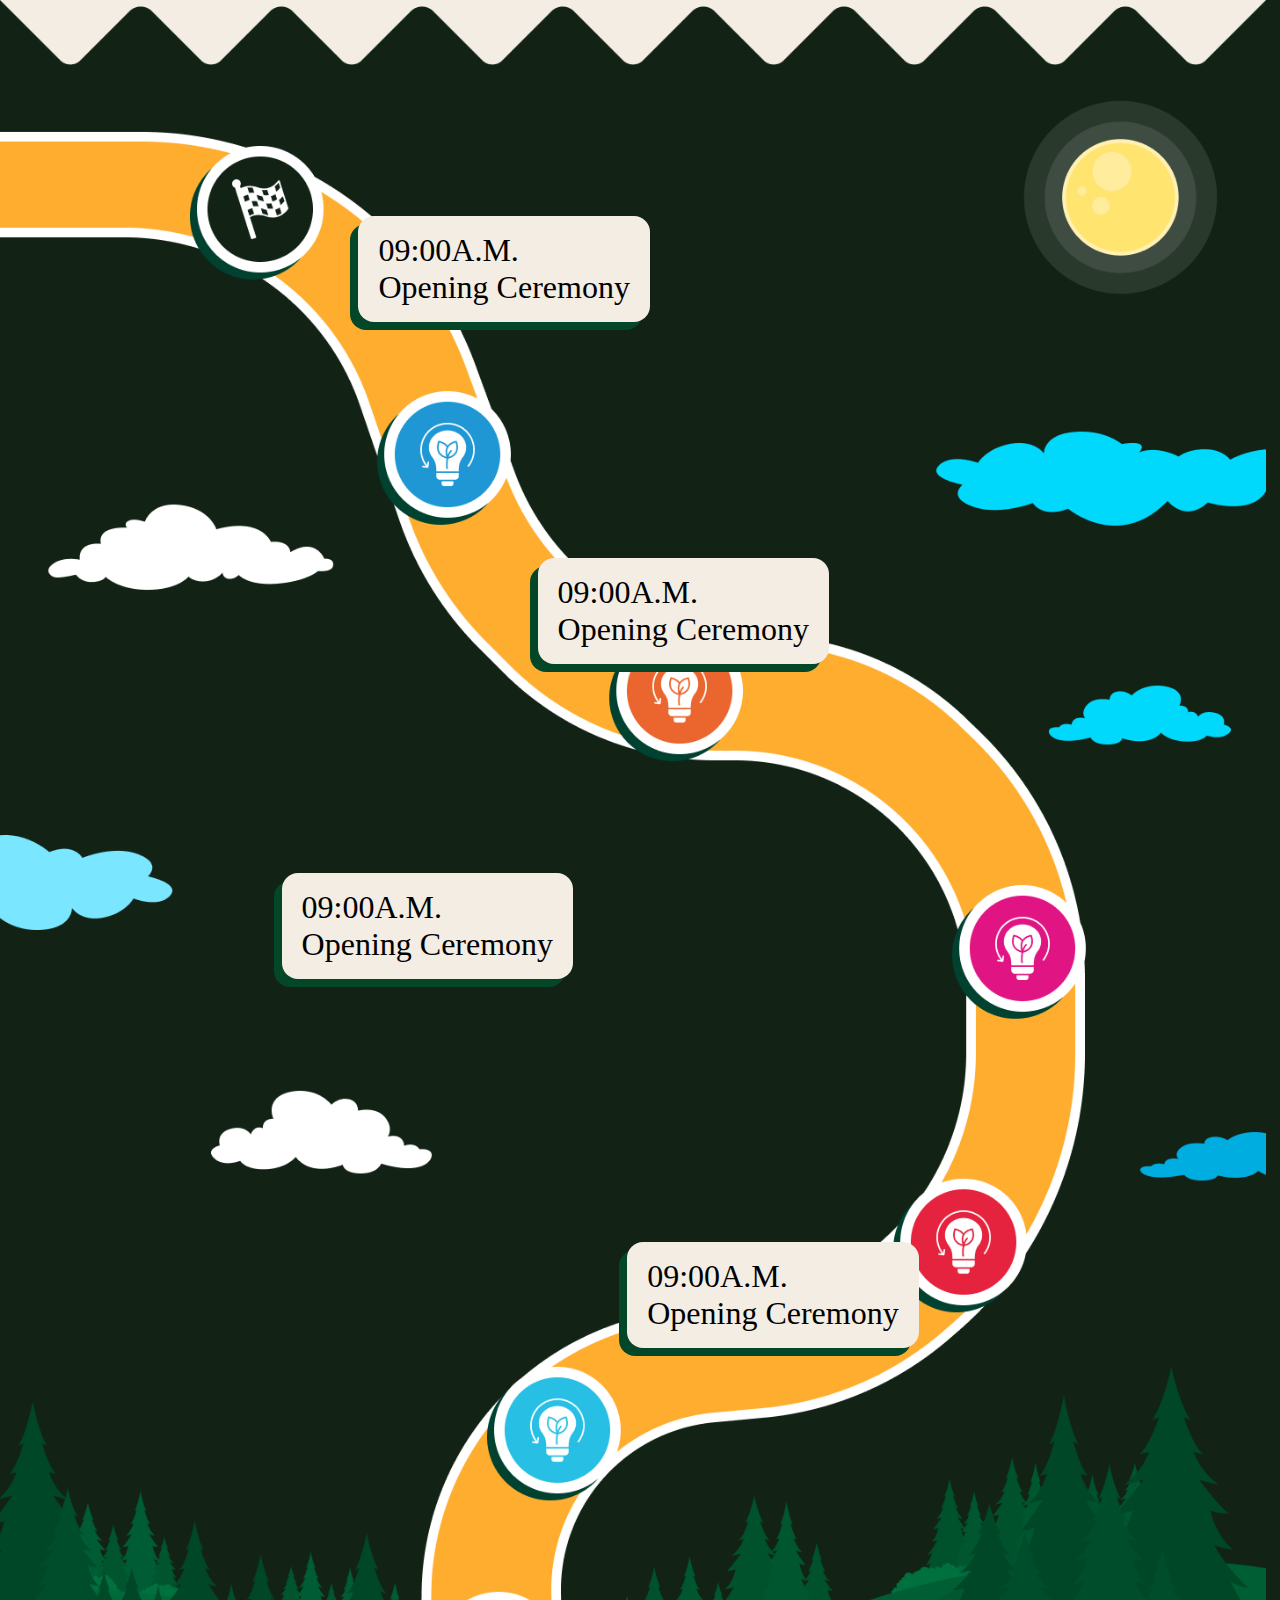
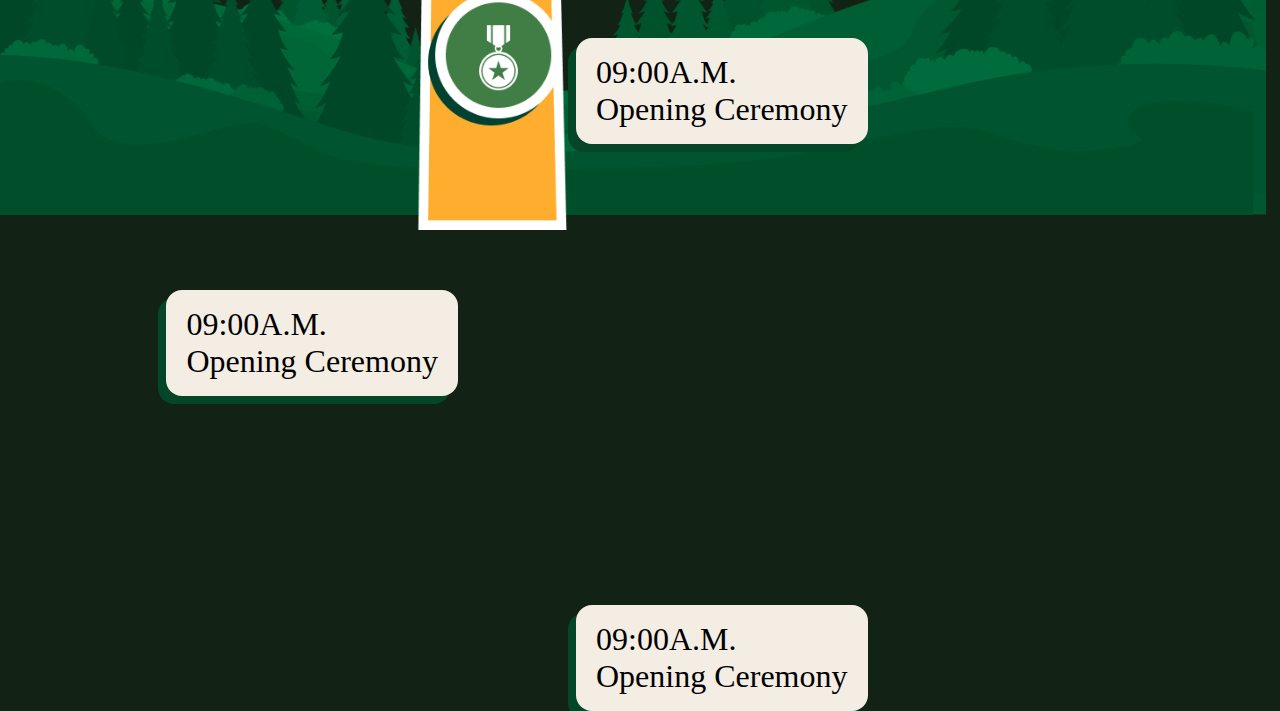
<file: Timeline-Siddharth/timeline.html>
<!DOCTYPE html>
<html lang="en">
  <head>
    <meta charset="UTF-8" />
    <meta name="viewport" content="width=device-width, initial-scale=1.0" />
    <title>Document</title>
    <link rel="stylesheet" href="timeline.css" />
    <link
      href="https://api.fontshare.com/v2/css?f[]=clash-display@600&display=swap"
      rel="stylesheet"
    />
  </head>
  <body>
    <div class="cont">
      <img src="Timeline-tracks.png" alt="" />
      <div class="box" id="b2">09:00A.M. <br />Opening Ceremony</div>
      <div class="box" id="b1">09:00A.M. <br />Opening Ceremony</div>
      <div class="box" id="b3">09:00A.M. <br />Opening Ceremony</div>
      <div class="box" id="b4">09:00A.M. <br />Opening Ceremony</div>
      <div class="box" id="b5">09:00A.M. <br />Opening Ceremony</div>
      <div class="box" id="b6">09:00A.M. <br />Opening Ceremony</div>
      <div class="box" id="b7">09:00A.M. <br />Opening Ceremony</div>
    </div>
  </body>
</html>
</file>
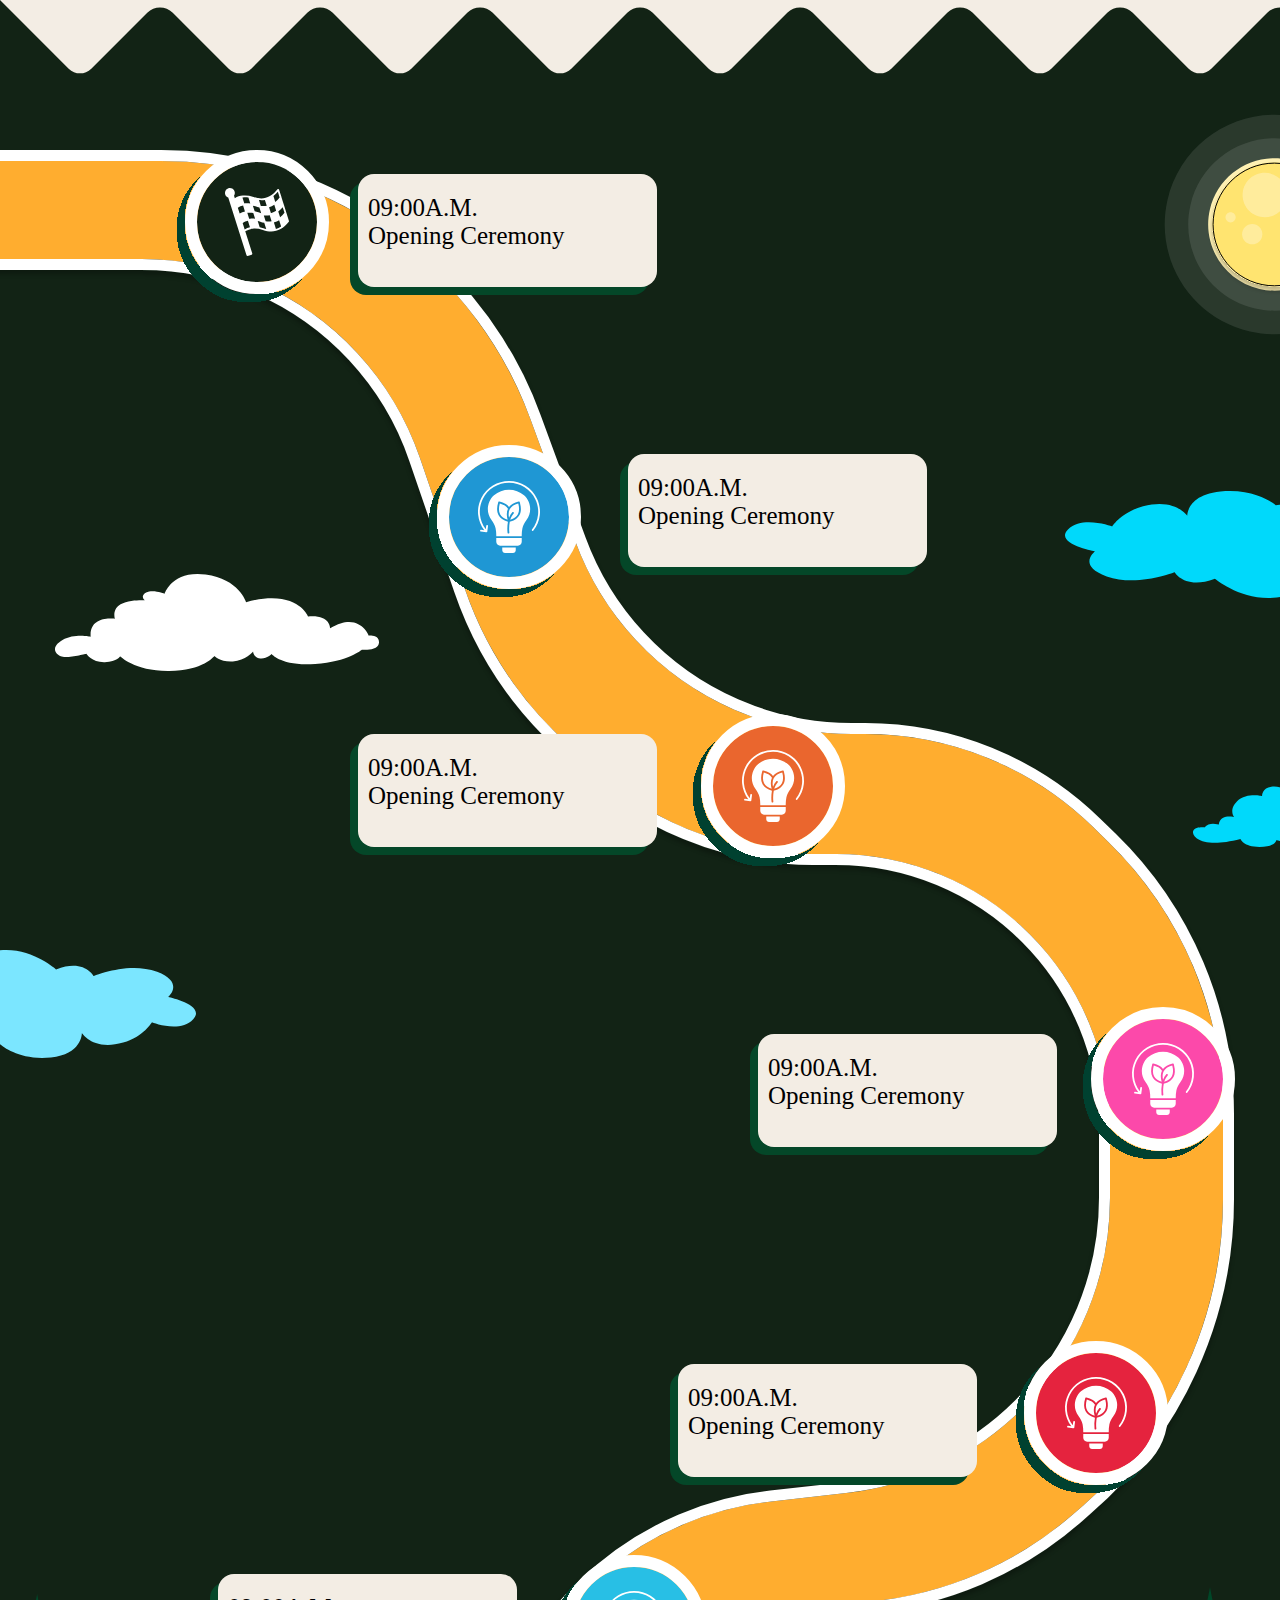
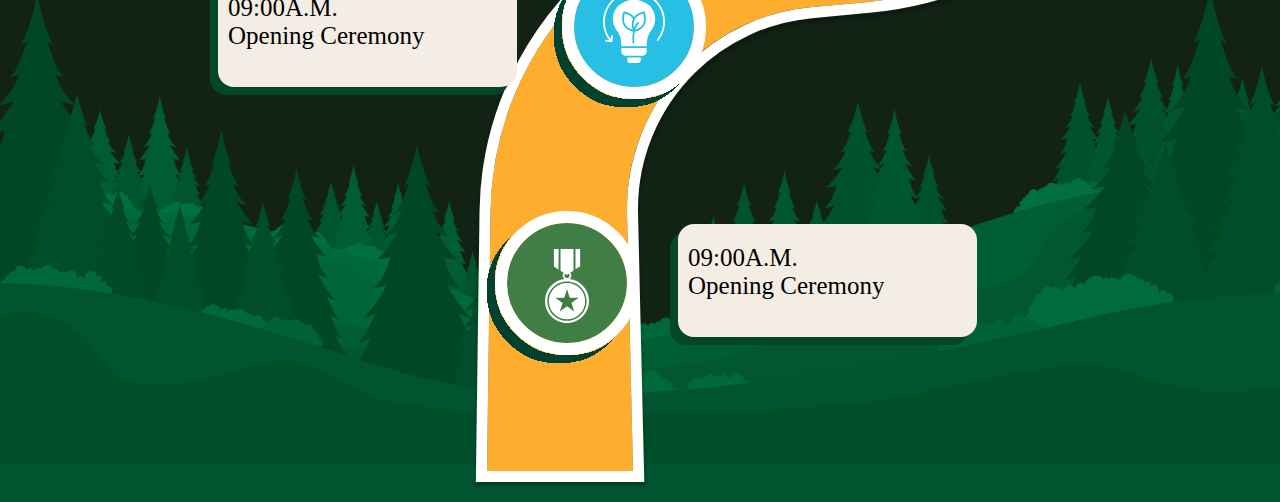
<file: timeline/tk.html>
<!DOCTYPE html>
<html lang="en">
<head>
    <meta charset="UTF-8">
    <meta name="viewport" content="width=device-width, initial-scale=1.0">
    <title>Document</title>
    <style>
        body{
            background-color: #00542F;
        }
        .image{
            position: relative;
            margin-top: -8px;
            margin-left: -8px;
            
            
        }
        #b1 {
            position: absolute;
            background-color: #F3EDE4;
            width: 289px;
            height:23px;
            border-radius:16px;
            margin-top: -1920px;
            margin-left: 350px;
            padding-bottom:70px;
            padding-top: 20px;
            padding-left: 10px;
            font-family:'clash display' ;
            font-size: 25px;
            box-shadow:-8px 8px #044728;
          }
          #b2 {
            position: absolute;
            background-color: #F3EDE4;
            width: 289px;
            height:23px;
            border-radius:16px;
            margin-top: -1640px;
            margin-left: 620px;
            padding-bottom:70px;
            padding-top: 20px;
            padding-left: 10px;
            font-family:'clash display' ;
            font-size: 25px;
            box-shadow:-8px 8px #044728;
          }
          #b3 {
            position: absolute;
            background-color: #F3EDE4;
            width: 289px;
            height:23px;
            border-radius:16px;
            margin-top: -1360px;
            margin-left: 350px;
            padding-bottom:70px;
            padding-top: 20px;
            padding-left: 10px;
            font-family:'clash display' ;
            font-size: 25px;
            box-shadow:-8px 8px #044728;
          }
          #b4 {
            position: absolute;
            background-color: #F3EDE4;
            width: 289px;
            height:23px;
            border-radius:16px;
            margin-top: -1060px;
            margin-left: 750px;
            padding-bottom:70px;
            padding-top: 20px;
            padding-left: 10px;
            font-family:'clash display' ;
            font-size: 25px;
            box-shadow:-8px 8px #044728;
          }
          #b5 {
            position: absolute;
            background-color: #F3EDE4;
            width: 289px;
            height:23px;
            border-radius:16px;
            margin-top: -730px;
            margin-left: 670px;
            padding-bottom:70px;
            padding-top: 20px;
            padding-left: 10px;
            font-family:'clash display' ;
            font-size: 25px;
            box-shadow:-8px 8px #044728;
          }
          #b6 {
            position: absolute;
            background-color: #F3EDE4;
            width: 289px;
            height:23px;
            border-radius:16px;
            margin-top: -520px;
            margin-left: 210px;
            padding-bottom:70px;
            padding-top: 20px;
            padding-left: 10px;
            font-family:'clash display' ;
            font-size: 25px;
            box-shadow:-8px 8px #044728;
          }
          #b7 {
            position: absolute;
            background-color: #F3EDE4;
            width: 289px;
            height:23px;
            border-radius:16px;
            margin-top: -270px;
            margin-left: 670px;
            padding-bottom:70px;
            padding-top: 20px;
            padding-left: 10px;
            font-family:'clash display' ;
            font-size: 25px;
            box-shadow:-8px 8px #044728;
          }

        .cont{
            position: relative;
        }
    </style>
</head>
<body>
    <link href="https://api.fontshare.com/v2/css?f[]=clash-display@600&display=swap" rel="stylesheet">
    <div class="cont">
    <div class="image">
        <img src="time3.svg" alt="">
    </div>
    <div id="b1">09:00A.M. <br>Opening Ceremony</div>
    <div id="b2">09:00A.M. <br>Opening Ceremony</div>
    <div id="b3">09:00A.M. <br>Opening Ceremony</div>
    <div id="b4">09:00A.M. <br>Opening Ceremony</div>
    <div id="b5">09:00A.M. <br>Opening Ceremony</div>
    <div id="b6">09:00A.M. <br>Opening Ceremony</div>
    <div id="b7">09:00A.M. <br>Opening Ceremony</div>



    </div>
    
    
</body>
</html>
</file>
<file: assets/css/style.css>
html {
  scroll-behavior: smooth;
}
body {
  background-color: antiquewhite;
  font-family: 'Orbitron', sans-serif;
  margin: 0;
  padding: 0;
}

.first-div {
  background-color: antiquewhite;
  width: 100%;
  height: 750px;
  position: relative;
}



.collab {
  position: relative;
  display: flex;
  flex-direction: row;
  justify-content: space-between;
  z-index: 2;
  width: 400px;
  margin: auto;
  margin-top: 4%;
}

.event {
  position: relative;
  display: flex;
  flex-direction: row;
  justify-content: center;
}

.sociovate {
  margin: auto;
  margin-top: 2%;
  position: relative;
  z-index: 2;
  width: 800px;
  height: 250px;
}

.mountains {
  position: absolute;
  width: 100%;
  height: 650px;
  margin-top: 10%;
  z-index: 1;
}

.login-btn {
  font-family: 'Orbitron', sans-serif;
  position: relative;
  width: 90px;
  height: 53px;
  margin-left: 10px;
  background-color: #ED402D;
  color: white;
  border-radius: 10px;
  border-style: solid;
  border-color: black;
  transition: opacity 0.15s, box-shadow 0.2s;
}

.login-btn:hover {
  cursor: pointer;
  opacity: 0.9;
  box-shadow: 1px 1px 1px black;
}

.login-btn:active {
  opacity: 0.8;
}

.home {
  font-family: 'Orbitron', sans-serif;
  font-size: 15px;
}

.home a{
  color: black;
}

.home:hover {
  opacity: 0.7;
  cursor: pointer;
  text-decoration: none;
}

.top {
  margin-top: 10px;
  display: flex;
  flex-direction: row;
  justify-content: center;
}

.home:active {
  opacity: 0.5;
}

.top-bar {
  position: relative;
  display: flex;
  flex-direction: row;
  justify-content: space-between;
  width: 500px;
  background-color: rgb(255, 255, 255);
  padding-left: 30px;
  padding-right: 30px;
  border-radius: 10px;
  border-style: solid;
  border-color: black;
}

.IET-logos {
  width: 110px;
  height: 60px;
}

.IXDA-logos {
  width: 150px;
  height: 95px;
  margin-top: -15px;
}

.X-logos {
  height: 30px;
  width: 40px;
  margin-top: 5%;
}

.text-s {
  font-size: 20px;
}

.text-sumn {
  display: flex;
  flex-direction: row;
  justify-content: center;
  margin: auto;
  margin-top: 2%;
  position: relative;
  z-index: 2;
  background-color: gray;
  width: 700px;
  border-radius: 50px;
  background: rgba(255, 255, 255, 0.5);
  -webkit-backdrop-filter: blur(3px);
  backdrop-filter: blur(3px);
  border: 1px solid rgba(255, 255, 255, 0.25);
  border-color: green;
  border-width: 3px;
}

.register-btn {
  font-family: 'Orbitron', sans-serif;
  position: relative;
  display: flex;
  flex-direction: row;
  justify-content: center;
  z-index: 2;
  margin: auto;
  margin-top: 3%;
}

.reg {
  font-family: 'Orbitron', sans-serif;
  width: 240px;
  height: 60px;
  background-color: #ED402D;
  color: white;
  border-radius: 10px;
  border-style: solid;
  border-color: black;
}

.reg:hover {
  cursor: pointer;
  opacity: 0.9;
}

.reg:active {
  opacity: 0.8;
}

.second-div {
  width: 100%;
  height: 800px;
  background-color: #122315;
  margin-top: -90px;
  border: none;
  -webkit-mask:conic-gradient(from -45deg at bottom,#0000,#000 1deg 89deg,#0000 90deg) 50%/80px 100%;
}

.what {
  padding-top: 70px;
  display: flex;
  flex-direction: row;
  justify-content: center;
  z-index: 2;
  font-size: 60px;
  margin-top: 13%;
  color: #4ed91f;
}

.desc {
  display: flex;
  flex-direction: row;
  margin: auto;
  position: relative;
  z-index: 2;
  margin-top: 4%;
  width: 100%;
  font-size: 28px;
  color: white;
  max-width: 900px;
}

u {
  margin-top: 3%;
  margin-right: 4%;
  font-size: 25px;
}

.regnow {
  font-size: 35px;
  height: 130px;
  position: relative;
  display: flex;
  flex-direction: row;
  margin: auto;
  color: white;
  margin-top: 7%;
  justify-content: space-between;
  border-style: solid;
  border-top-color: white;
  border-left-color: #122315;
  border-right-color: #122315;
  padding-left: 50px;
}

.third-div {
  background-color: antiquewhite;
  width: 100%;
  height: 580px;
}

.sdgs {
  padding: 30px;
  margin-top: 0px;
  display: grid;
  grid-template-columns: 1fr 1fr 1fr;
  column-gap: 40px;
  row-gap: 30px;
}

.sdgg {
  padding: 20px;
  align-items: center;
  display: flex;
  flex-direction: column;
  justify-content: center;
  border-style: solid;
  height: 380px;
  border-radius: 15px;
  background-color: white;
  border-width: 3px;
}

.sdgimg {
  align-self: center;
  width: 100px;
  height: 100px;
}

.sdgtitle{
  font-size: 27px;
}

.sdgdesc{
  font-size: 16px;
  text-align: center;
}

.tracktitle {
  display: flex;
  flex-direction: row;
  justify-content: center;
  font-size: 40px;
}

.responsive-img {
  max-width: 100%;
  height: auto;
}

.fourth-div {
  width: auto;
  height: 750px;
  margin-top: 600px;
  background-color: #28BFE5;
  margin-bottom: 0;
  position: relative; 
}


.contain {
  position: relative; 
  z-index: 3; 
  padding: 30px;
  margin-top: 30px;
  display: grid;
  grid-template-columns: 1fr 1fr;
  column-gap: 30px;
  z-index: 2;
}

.containers {
  margin: auto;
  align-items: center;
  display: flex;
  flex-direction: column;
  justify-content: center;
  border-style: solid;
  height: 350px;
  border-radius: 15px;
  background-color: white;
  border-width: 3px;
  width: 500px;
  z-index: 2;
}

.chapt {
  font-size: 30px;
  font-weight: bolder;
}

.fullname {
  font-size: 30px;
  text-align: center;
}

.aboutustitle {
  display: flex;
  flex-direction: row;
  justify-content: center;
  font-size: 40px;
  color: white;
}

.cloud-1 {
  z-index: 1;
  position: absolute;
  left: -15%;
  top: 13%;
}

.cloud-2 {
  z-index: 1;
  position: absolute;
  left: 71%;
  top: 10%;
}

.cloud-3 {
  z-index: 1;
  position: absolute;
  left: 4%;
  top: 80%;
}

.cloud-4 {
  z-index: 1;
  position: absolute;
  left: 70%;
  top: 70%;
}

.cloud-1,.cloud-2,.cloud-3,.cloud-4{
  width: 400px;
  height: 130px;
}


@media screen and (max-width: 768px) {
  .collab {
    margin-top: 10%;
  }

  .IET-logos {
    width: 80px;
    height: 40px;
    margin-left: 9%;
  }

  .IXDA-logos {
    margin-right: 9%;
    width: 100px;
    height: 65px;
  }

  .X-logos {
    margin-top: 10px;
    width: 30px;
    height: 20px;
  }

  .sociovate {
    margin-top: 5%;
    width: 80%;
    height: auto;
  }

  .first-div {
    height: auto;
  }

  .mountains {
    height: 440px;
  }
  
  .sdgimg {
    width: 70px;
    height: 70px;
  }

  .text-sumn {
    margin-top: 5%;
    width: 90%;
  }

  .text-s {
    font-size: 12px;
  }

  .top-bar {
    align-items: center;
  }

  .home {
    font-size: 8px;
  }

  .second-div {
    height: 320px;
    margin-top: 78px;
    padding: auto;
  }

  .what {
    font-size: 30px;
  }

  .desc {
    font-size: 12px;
    width: 400px;
  }

  .regnow {
    height: auto;
    font-size: 10px;
    margin-left: -30px;
  }

  u {
    font-size: 10px;
  }

  .third-div {
    height: auto;
  }

  .sdgs {
    padding: 10px;
    margin-top: 0px;
    display: grid;
    grid-template-columns: 1fr 1fr;
    column-gap: 30px;
    row-gap: 20px;
  }

  .sdgg {
    height: 280px;
    font-size: 12px;
  }

  .sdgtitle{
    font-size: 10px;
    font-weight: bold;
  }

  .sdgdesc{
    font-size: 9px;
  }

  .tracktitle {
    font-size: 20px;
  }

  .fourth-div {
    height: auto;
    width: auto;
    padding: 20px;
    margin-top: 0;
  }

  .aboutustitle {
    font-size: 20px;
  }

  .containers {
    height: 300px;
    width: 90%;
  }

  .chapt {
    font-size: 30px;
  }

  .fullname {
    font-size: 8px;
  }

  .cloud-1 {
    width: 200px;
    height: 70px;
  }

  .cloud-2 {
    top: 90px;
    width: 110px;
    height: 50px;
  }

  .cloud-3 {
    width: 200px;
    height: 70px;
    left: -30%;
  }

  .cloud-4 {
    width: 180px;
    height: 70px;
    left: 57%;
    top: 80%;
  }
}

@media screen and (min-width: 768px) and (max-width: 980px) {
  .collab {
    margin-top: 10%;
  }

  .IET-logos {
    width: 80px;
    height: 40px;
    margin-left: 9%;
  }

  .IXDA-logos {
    margin-right: 9%;
    width: 100px;
    height: 65px;
  }

  .X-logos {
    margin-top: 10px;
    width: 30px;
    height: 20px;
  }

  .sociovate {
    margin-top: 5%;
    width: 80%;
    height: auto;
  }

  .first-div {
    height: auto;
  }

  .mountains {
    height: 550px;
  }

  .sdgimg {
    width: 70px;
    height: 70px;
  }

  .text-sumn {
    margin-top: 5%;
    width: 90%;
  }

  .text-s {
    font-size: 15px;
  }

  .top-bar {
    align-items: center;
  }

  .home {
    font-size: 14px;
  }

  .second-div {
    height: 500px;
    margin-top: -86px;
    padding: auto;
  }

  .what {
    font-size: 50px;
  }

  .desc {
    font-size: 15px;
    width: 400px;
  }

  .regnow {
    height: auto;
    font-size: 20px;
    margin-left: -30px;
  }

  u {
    font-size: 12px;
  }

  .third-div {
    height: auto;
  }

  .sdgs {
    padding: 10px;
    margin-top: 0px;
    display: grid;
    grid-template-columns: 1fr 1fr;
    column-gap: 30px;
    row-gap: 20px;
  }

  .sdgg {
    height: 180px;
    font-size: 12px;
  }

  .sdgtitle{
    font-size: 15px;
  }

  .sdgdesc{
    font-size: 11px;
  }

  .tracktitle {
    font-size: 20px;
  }

  .fourth-div {
    height: auto;
    width: auto;
    padding: 20px;
    margin-top: 0;
  }

  .aboutustitle {
    font-size: 20px;
  }

  .containers {
    height: 300px;
    width: 90%;
  }

  .chapt {
    font-size: 30px;
  }

  .fullname {
    font-size: 16px;
  }

  .cloud-1 {
    left: -9%;
    width: 240px;
    height: 90px;
  }

  .cloud-2 {
    top: 90px;
    width: 220px;
    height: 80px;
  }

  .cloud-3 {
    width: 220px;
    height: 80px;
    left: -10%;
  }

  .cloud-4 {
    width: 170px;
    height: 70px;
    left: 79%;
    top: 75%;
  }
}
</file>
<file: Abhishumant/styles.css>
body {
  background-color: antiquewhite;
  font-family: 'Orbitron', sans-serif;
  margin: 0;
  padding: 0;
}

.first-div {
  background-color: antiquewhite;
  width: 100%;
  height: 750px;
  position: relative;
}

.collab {
  position: relative;
  display: flex;
  flex-direction: row;
  justify-content: space-between;
  z-index: 2;
  width: 400px;
  margin: auto;
  margin-top: 4%;
}

.event {
  position: relative;
  display: flex;
  flex-direction: row;
  justify-content: center;
}

.sociovate {
  margin: auto;
  margin-top: 2%;
  position: relative;
  z-index: 2;
  width: 800px;
  height: 250px;
}

.mountains {
  position: absolute;
  width: 100%;
  height: 650px;
  margin-top: 10%;
  z-index: 1;
}

.login-btn {
  font-family: 'Orbitron', sans-serif;
  position: relative;
  width: 90px;
  height: 53px;
  margin-left: 10px;
  background-color: #ED402D;
  color: white;
  border-radius: 10px;
  border-style: solid;
  border-color: black;
  transition: opacity 0.15s, box-shadow 0.2s;
}

.login-btn:hover {
  cursor: pointer;
  opacity: 0.9;
  box-shadow: 1px 1px 1px black;
}

.login-btn:active {
  opacity: 0.8;
}

.home {
  font-family: 'Orbitron', sans-serif;
  font-size: 15px;
}

.home:hover {
  opacity: 0.7;
  cursor: pointer;
  text-decoration: none;
}

.top {
  margin-top: 10px;
  display: flex;
  flex-direction: row;
  justify-content: center;
}

.home:active {
  opacity: 0.5;
}

.top-bar {
  position: relative;
  display: flex;
  flex-direction: row;
  justify-content: space-between;
  width: 500px;
  background-color: rgb(255, 255, 255);
  padding-left: 30px;
  padding-right: 30px;
  border-radius: 10px;
  border-style: solid;
  border-color: black;
}

.IET-logos {
  width: 110px;
  height: 60px;
}

.IXDA-logos {
  width: 150px;
  height: 95px;
  margin-top: -15px;
}

.X-logos {
  height: 30px;
  width: 40px;
  margin-top: 5%;
}

.text-s {
  font-size: 20px;
}

.text-sumn {
  display: flex;
  flex-direction: row;
  justify-content: center;
  margin: auto;
  margin-top: 2%;
  position: relative;
  z-index: 2;
  background-color: gray;
  width: 700px;
  border-radius: 50px;
  background: rgba(255, 255, 255, 0.5);
  -webkit-backdrop-filter: blur(3px);
  backdrop-filter: blur(3px);
  border: 1px solid rgba(255, 255, 255, 0.25);
  border-color: green;
  border-width: 3px;
}

.register-btn {
  font-family: 'Orbitron', sans-serif;
  position: relative;
  display: flex;
  flex-direction: row;
  justify-content: center;
  z-index: 2;
  margin: auto;
  margin-top: 3%;
}

.reg {
  font-family: 'Orbitron', sans-serif;
  width: 240px;
  height: 60px;
  background-color: #ED402D;
  color: white;
  border-radius: 10px;
  border-style: solid;
  border-color: black;
}

.reg:hover {
  cursor: pointer;
  opacity: 0.9;
}

.reg:active {
  opacity: 0.8;
}

.second-div {
  width: 100%;
  height: 800px;
  background-color: #122315;
  margin-top: -90px;
}

.what {
  padding-top: 70px;
  display: flex;
  flex-direction: row;
  justify-content: center;
  z-index: 2;
  font-size: 60px;
  margin-top: 13%;
  color: #4ed91f;
}

.desc {
  display: flex;
  flex-direction: row;
  margin: auto;
  position: relative;
  z-index: 2;
  margin-top: 4%;
  width: 100%;
  font-size: 28px;
  color: white;
  max-width: 900px;
}

u {
  margin-top: 3%;
  margin-right: 4%;
  font-size: 25px;
}

.regnow {
  font-size: 35px;
  height: 130px;
  position: relative;
  display: flex;
  flex-direction: row;
  margin: auto;
  color: white;
  margin-top: 7%;
  justify-content: space-between;
  border-style: solid;
  border-top-color: white;
  border-left-color: #122315;
  border-right-color: #122315;
  padding-left: 50px;
}

.third-div {
  background-color: antiquewhite;
  width: 100%;
  height: 580px;
}

.sdgs {
  padding: 30px;
  margin-top: 0px;
  display: grid;
  grid-template-columns: 1fr 1fr 1fr;
  column-gap: 40px;
  row-gap: 30px;
}

.sdgg {
  padding: 20px;
  align-items: center;
  display: flex;
  flex-direction: column;
  justify-content: center;
  border-style: solid;
  height: 380px;
  border-radius: 15px;
  background-color: white;
  border-width: 3px;
}

.sdgimg {
  align-self: center;
  width: 100px;
  height: 100px;
}

.sdgtitle{
  font-size: 27px;
}

.sdgdesc{
  font-size: 16px;
  text-align: center;
}

.tracktitle {
  display: flex;
  flex-direction: row;
  justify-content: center;
  font-size: 40px;
}

.responsive-img {
  max-width: 100%;
  height: auto;
}

.fourth-div {
  width: auto;
  height: 750px;
  margin-top: 600px;
  background-color: #28BFE5;
  margin-bottom: 0;
  position: relative; 
}


.contain {
  position: relative; 
  z-index: 3; 
  padding: 30px;
  margin-top: 30px;
  display: grid;
  grid-template-columns: 1fr 1fr;
  column-gap: 30px;
  z-index: 2;
}

.containers {
  margin: auto;
  align-items: center;
  display: flex;
  flex-direction: column;
  justify-content: center;
  border-style: solid;
  height: 350px;
  border-radius: 15px;
  background-color: white;
  border-width: 3px;
  width: 500px;
  z-index: 2;
}

.chapt {
  font-size: 30px;
  font-weight: bolder;
}

.fullname {
  font-size: 30px;
  text-align: center;
}

.aboutustitle {
  display: flex;
  flex-direction: row;
  justify-content: center;
  font-size: 40px;
  color: white;
}

.cloud-1 {
  z-index: 1;
  position: absolute;
  left: -15%;
  top: 13%;
}

.cloud-2 {
  z-index: 1;
  position: absolute;
  left: 71%;
  top: 10%;
}

.cloud-3 {
  z-index: 1;
  position: absolute;
  left: 4%;
  top: 80%;
}

.cloud-4 {
  z-index: 1;
  position: absolute;
  left: 70%;
  top: 70%;
}

.cloud-1,.cloud-2,.cloud-3,.cloud-4{
  width: 400px;
  height: 130px;
}


@media screen and (max-width: 768px) {
  .collab {
    margin-top: 10%;
  }

  .IET-logos {
    width: 80px;
    height: 40px;
    margin-left: 9%;
  }

  .IXDA-logos {
    margin-right: 9%;
    width: 100px;
    height: 65px;
  }

  .X-logos {
    margin-top: 10px;
    width: 30px;
    height: 20px;
  }

  .sociovate {
    margin-top: 5%;
    width: 80%;
    height: auto;
  }

  .first-div {
    height: auto;
  }

  .mountains {
    height: 440px;
  }

  .sdgimg {
    width: 70px;
    height: 70px;
  }

  .text-sumn {
    margin-top: 5%;
    width: 90%;
  }

  .text-s {
    font-size: 12px;
  }

  .top-bar {
    align-items: center;
  }

  .home {
    font-size: 8px;
  }

  .second-div {
    height: 320px;
    margin-top: 78px;
    padding: auto;
  }

  .what {
    font-size: 30px;
  }

  .desc {
    font-size: 12px;
    width: 400px;
  }

  .regnow {
    height: auto;
    font-size: 10px;
    margin-left: -30px;
  }

  u {
    font-size: 10px;
  }

  .third-div {
    height: auto;
  }

  .sdgs {
    padding: 10px;
    margin-top: 0px;
    display: grid;
    grid-template-columns: 1fr 1fr;
    column-gap: 30px;
    row-gap: 20px;
  }

  .sdgg {
    height: 280px;
    font-size: 12px;
  }

  .sdgtitle{
    font-size: 10px;
    font-weight: bold;
  }

  .sdgdesc{
    font-size: 9px;
  }

  .tracktitle {
    font-size: 20px;
  }

  .fourth-div {
    height: auto;
    width: auto;
    padding: 20px;
    margin-top: 0;
  }

  .aboutustitle {
    font-size: 20px;
  }

  .containers {
    height: 300px;
    width: 90%;
  }

  .chapt {
    font-size: 30px;
  }

  .fullname {
    font-size: 8px;
  }

  .cloud-1 {
    width: 200px;
    height: 70px;
  }

  .cloud-2 {
    top: 90px;
    width: 110px;
    height: 50px;
  }

  .cloud-3 {
    width: 200px;
    height: 70px;
    left: -30%;
  }

  .cloud-4 {
    width: 180px;
    height: 70px;
    left: 57%;
    top: 80%;
  }
}

@media screen and (min-width: 768px) and (max-width: 980px) {
  .collab {
    margin-top: 10%;
  }

  .IET-logos {
    width: 80px;
    height: 40px;
    margin-left: 9%;
  }

  .IXDA-logos {
    margin-right: 9%;
    width: 100px;
    height: 65px;
  }

  .X-logos {
    margin-top: 10px;
    width: 30px;
    height: 20px;
  }

  .sociovate {
    margin-top: 5%;
    width: 80%;
    height: auto;
  }

  .first-div {
    height: auto;
  }

  .mountains {
    height: 550px;
  }

  .sdgimg {
    width: 70px;
    height: 70px;
  }

  .text-sumn {
    margin-top: 5%;
    width: 90%;
  }

  .text-s {
    font-size: 15px;
  }

  .top-bar {
    align-items: center;
  }

  .home {
    font-size: 14px;
  }

  .second-div {
    height: 500px;
    margin-top: -86px;
    padding: auto;
  }

  .what {
    font-size: 50px;
  }

  .desc {
    font-size: 15px;
    width: 400px;
  }

  .regnow {
    height: auto;
    font-size: 20px;
    margin-left: -30px;
  }

  u {
    font-size: 12px;
  }

  .third-div {
    height: auto;
  }

  .sdgs {
    padding: 10px;
    margin-top: 0px;
    display: grid;
    grid-template-columns: 1fr 1fr;
    column-gap: 30px;
    row-gap: 20px;
  }

  .sdgg {
    height: 180px;
    font-size: 12px;
  }

  .sdgtitle{
    font-size: 15px;
  }

  .sdgdesc{
    font-size: 11px;
  }

  .tracktitle {
    font-size: 20px;
  }

  .fourth-div {
    height: auto;
    width: auto;
    padding: 20px;
    margin-top: 0;
  }

  .aboutustitle {
    font-size: 20px;
  }

  .containers {
    height: 300px;
    width: 90%;
  }

  .chapt {
    font-size: 30px;
  }

  .fullname {
    font-size: 16px;
  }

  .cloud-1 {
    left: -9%;
    width: 240px;
    height: 90px;
  }

  .cloud-2 {
    top: 90px;
    width: 220px;
    height: 80px;
  }

  .cloud-3 {
    width: 220px;
    height: 80px;
    left: -10%;
  }

  .cloud-4 {
    width: 170px;
    height: 70px;
    left: 79%;
    top: 75%;
  }
}
</file>
<file: SubmissionPage-Pulkit/styles.css>
* {
  margin: 0;
  padding: 0;
  box-sizing: border-box;
}

body {
  font-family: "Clash Display", sans-serif;
  background-color: #f3ede4;
}

.container {
  display: flex;
  justify-content: center;
  align-items: center;
  flex-direction: column;
}

.heading {
  margin: 1.25rem 0;
  font-size: 4rem;
  line-height: 4.9375rem;
  font-weight: normal;
}

.content {
  border: 3px solid black;
  padding: 2rem;
  border-radius: 10px;
  box-shadow: -10px 10px 0 rgba(0, 0, 0, 0.5);
  max-width: 90%;
  background-color: #ffffff;
}

label {
  display: inline-block;
  background-color: #54dd4a;
  border-radius: 5px 5px 0 0;
  width: auto;
  padding: 0.375rem 1.25rem;
  color: #122315;
  font-size: 1.25rem;
  font-weight: 500;
}

input,
textarea {
  width: 100%;
  /* height: 3.5rem; */
  outline: none;
  border: 2px solid #ededed;
  margin-bottom: 1.5rem;
  font-size: 1.5rem;
  padding: 0.5rem;
}

input:focus,
textarea:focus {
  border: 3px solid #dcd8d8;
}

.Submit-button {
  background-color: #ed402d;
  width: 100%;
  height: 3.875rem;
  font-size: 1.5rem;
  border-radius: 14px;
  padding: 1rem 3rem;
  color: #ffffff;
  box-shadow: -0.25rem 0.25rem 0 rgba(0, 0, 0, 0.5);
  border: none;
  outline: none;
}

.form-group label {
  background-color: #ffffff;
  margin: 0;
  padding: 0;
  display: inline;
  font-size: 1.5rem;
}

.form-group {
  display: flex;
  flex-direction: row;
  justify-content: space-between;
  margin-bottom: 1.5rem;
}

button {
  width: 4.5rem;
  height: 3rem;
  background-color: #ffffff;
  border-radius: 6px;
}

.Submit-button {
  margin-bottom: 0;
}

.heading {
  margin-bottom: 1.25rem;
  font-size: 4rem;
  line-height: 4.9375rem;
  font-weight: normal;
}
select {
  width: 100%;
  height: 3.5rem;
  outline: none;
  border: 2px solid #ededed;
  margin-bottom: 1.5rem;
  font-size: 1.15rem;
}
#problem * {
  font-size: 1.25rem;
}
.link-input {
  background: none;
  color: blue;
  text-decoration: underline;
  cursor: pointer;
  font-size: 1.3rem;
}

@media only screen and (max-width: 768px) {
  .content {
    padding: 1rem;
  }
  .heading {
    font-size: 3rem;
    line-height: 3.9375rem;
    margin-top: 1rem;
    margin-bottom: 0.25rem;
  }
  label {
    padding: 0.375rem 1rem;
    font-size: 1rem;
    font-weight: 500;
  }
  select {
    height: 2rem;
    margin-bottom: 1rem;
    font-size: 1rem;
  }
  input,
  textarea {
    height: 2rem;
    margin-bottom: 1rem;
    font-size: 1.25rem;
  }
  button {
    width: 3rem;
    height: 2rem;
  }
  .multiline-input {
    min-height: 4rem;
  }
  #problem * {
    font-size: 1rem;
  }
}

@media only screen and (max-width: 1441px) {
  .content {
    margin-bottom: 2.25rem;
  }
  .container {
    margin-top: 2.5rem;
  }
}
</file>
<file: Join_Create-Divesh_Nitin/teams1.css>
h1 {
    /* font-family: 'Franklin Gothic Medium', 'Arial Narrow', Arial, sans-serif; */
    font-weight: normal;
    color: black;
    text-align: center;
    margin-top: 5%;
    font-size: 50px;
    margin-bottom: 4%;
    font-family: 'Orbitron', sans-serif;
    
}

.glassmorphic-navbar a:hover {
    color: rgba(0, 0, 0, 5); /* Adjust hover text color */
  }

body {
    background-color: #F3EDE4;
   
    
}
header .nav-menu, button{
    display: inline-block;

}

.nav-menu {
    color: #666;
    text-align: center; /* Center align the content */
    padding: 0.3%;
    background-color: #fff;
    border: 2px solid #999;
    border-top-right-radius: 6px;
    border-bottom-left-radius: 6px;
    border-bottom-right-radius: 6px;
    box-sizing: border-box;
    /* Ensures padding and border are included in the element's total width and height */
    width: 39%;
    font-size: larger;
    margin-bottom: 8px;
    margin-left: 30%;
    margin-top: 8px;
   
  
    
}

.hamburger{
    display: none;
    cursor: pointer;
}

.bar{
    display: block;
    width: 80px;
    height: 10px;
    margin: 5px auto;
    /* -webkit-transition: all 0.3s ease-in-out;
    transition: all 0.3s ease-in-out; */
    background-color: brown;
    border-color: #000;
    border-radius: 10%;
    box-shadow: #000;
    
}

@media screen and (max-width: 768px) {
 

form.centered{
    width: 90%; /* Set your default width */
    margin: 0 auto; /* Center the form */
    margin-top: 15%;
  }


.custom-label{
    width: fit-content;
}

h1{
    font-size: 30px;
    margin: 0 auto;
    margin-top: 15%;
    
}

.hamburger{
    display: block;
}

.hamburger.active .bar:nth-child(2){
    opacity: 0;
}
.hamburger.active .bar:nth-child(1){
   /* transform: translate(8px) rotate(45deg); */
}
.hamburger.active .bar:nth-child(3){
    /* transform: translate(-8px) rotate(-45deg); */
}
header nav{
    
    position: fixed;
    right: -100%;
    top: 70px;
    gap: 0;
    flex-direction: column;
    background-color: #262626;
    text-align: center;
    transition: 0.3s;
}

.nav-menu{
    /* display: flex;
    flex-direction: column; */
    position: fixed;
    right: -100%;
    top: 60px;
    color: #fff;
    gap: 0;
    /* flex-direction: column; */
    background-color: #262626;
    text-align: center;
    align-items: center;
  
    transition: 0.3s;
}

.nav-menu a{
    color: #fff;
    width: fit-content;
  font-size: 10px;
}



.nav-menu.active{
    left: 0;
   display: flex;
   flex-direction: column;
   

} 

}

  

nav a {
    font-family: 'Orbitron', sans-serif;
    /* display: inline-block;  */
    /* Make the links appear in a row */
    padding: 10px 20px; /* Add padding to the links */
    text-decoration: none; /* Remove the default underline */
    color: gray; /* Set the color of the links */
    margin: 0 10px; /* Add margin between the links */
   font-size:large;
   font-weight: 800;
         /* Set the color of the active link */
}


/* input{
    font-family: 'Gill Sans', 'Gill Sans MT', Calibri, 'Trebuchet MS', sans-serif;
} */

form {
    text-align: center;
    /* text-shadow: 1px 1px 1px rgba(0, 0, 0, 0.5); */
    /* box-shadow: 7px 7px 7px rgb(0, 0, 0); */
  box-shadow: -6px 6px 6px rgba(0, 0, 0, 0.5);;
    padding : 0.9%;

}

input {
    
  
    padding: 3%;
    border: 2px solid #aaa;
    border-top-right-radius: 6px;
    border-bottom-left-radius: 6px;
    border-bottom-right-radius: 6px;
    box-sizing: border-box;
    /* Ensures padding and border are included in the element's total width and height */
    width: 85%;
    font-size: larger;
    margin-bottom: 8px;
}

.centered {

    border: 2px solid;
    /* Add a 2px solid border with a color of #ccc */
    border-radius: 30px;
    width: 24%;
    /* Set the width of the form container */
    background-color: #fff;
    margin-left: 37%;
}


.good-font-bold {
    font-family: 'Orbitron', sans-serif;
    /* Change "Arial" to your preferred font family */
    font-weight: bold;
    font-size: x-large;

}


.custom-label {
    padding: 1.5%;
    display: inline-block;
    width: 50%;
    font-family: 'Orbitron', sans-serif;
    font-weight: normal;
    font-size:large;
    color: #000;
    /* margin-right: 1000px; */
    border: 2px solid;
    /* Add a 2px solid border with a color of #ccc */
   border-top-left-radius: 6px;
   border-top-right-radius: 6px;
    border-color: #aaa;
    background-color:limegreen;
   
    border-bottom: none;
 

    margin-right: 31%;

}

.button-login{
    padding: 1%;
    background-color: orangered;
    font-family: 'Orbitron', sans-serif;
    border-radius: 10px;
    color: white;
    font-weight: bold;
    width: fit-content;
    font-size: larger;
    box-shadow: -2px 2px 2px #666;
    margin-left: 70%;
  

}

.button-reg {
    padding: 3.5%;
    background-color: orangered;
    border-radius: 10px;
    color: white;
    font-weight: bold;
    width: 85%;
    font-family: 'Orbitron', sans-serif;
    font-size: xx-large;
    box-shadow: -3px 3px 3px #666;
    margin-bottom: 3%;

}
</file>
<file: Login_Register-Siddharth/login.css>
* {
  margin: 0;
  padding: 0;
  box-sizing: border-box;
}

body {
  background-color: #f3ede4;
  overflow-x: hidden;
}

.login-bg {
  width: 100vw;
  height:auto;
}

.login-container {
  display: flex;
  flex-direction: column;
  align-items: center;
  gap: 2rem;
  margin-top: 10vh;
}

.login-text {
  font-family: "Clash Display", sans-serif;
  font-weight: bolder;
  font-size: 4rem;
  text-shadow: 0px 4px 4px rgba(0, 0, 0, 0.25);
  color: #122315;
}

.login-form {
  padding: 3rem 1.5rem;
  background: #122315;
  border: 4px solid #54dd4a;
  box-shadow: -8px 8px 0px rgba(0, 0, 0, 0.5);
  border-radius: 24px;
}

label {
  display: flex;
  justify-content: center;
  align-items: center;
  width: fit-content;
  height: 2rem;
  padding: 0 1.25rem;
  background: #54dd4a;
  border: 2px solid #000000;
  border-bottom: 0;
  border-radius: 8px 8px 0px 0px;
  font-family: "Clash Display", sans-serif;
  font-size: 1.25rem;
}

input {
  width: 100%;
  height: 3.5rem;
  background: #ffffff;
  border: 2px solid #000000;
  border-radius: 0px 8px 8px 8px;
  width: 36vw;
  margin-bottom: 3rem;
  font-size: 2rem;
  font-family: "Clash Display", sans-serif;
  font-weight: normal;
  padding-left: 0.5rem;
}

button {
  display: flex;
  justify-content: center;
  align-items: center;
  width: 12.5rem;
  height: 3rem;
  background: #ed402d;
  border-radius: 14px;
  border: 2px solid #000000;
  box-shadow: 4px 4px 0px rgba(0, 0, 0, 0.5);
  font-family: "Clash Display", sans-serif;
  font-size: 1rem;
  font-weight: 600;
  letter-spacing: 0.03em;
  color: white;
  margin: 0.5rem 11rem 0 11rem;
}

@media only screen and (max-width: 768px) {
  .login-container {
    margin: 5vh 2vw;
  }

  .login-text {
    font-size: 3rem;
  }

  .login-form {
    height: auto;
    width: 90%;
    padding: 3rem 1rem;
  }

  input {
    width: 100%;
    font-size: 1rem;
    height: 2.5rem;
  }

  button {
    width: 50%;
    margin: 0.5rem auto;
  }
}

@media only screen and (min-width: 1441px) {
  .login-bg {
    transform: scale(1.07);
  }
}
</file>
<file: Login_Register-Siddharth/register.css>
* {
  margin: 0;
  padding: 0;
  box-sizing: border-box;
}

body {
  background-color: #b7d0e1;
}

.union {
  position: absolute;
  left: 80vw;
  top: 8vh;
}

.register-container {
  display: flex;
  flex-direction: column;
  align-items: center;
  gap: 2rem;
  transform: scale(0.9);
  margin-top: -2rem;
}

.register-text {
  font-family: "Dela Gothic One";
  font-weight: 400;
  font-size: 4rem;
  color: #14496b;
}

.register-form {
  padding: 2rem 1.5rem;
  background: #f5c013;
  border: 4px solid #562200;
  box-shadow: 8px 8px 0px #004130;
  border-radius: 24px;
}

label {
  display: flex;
  justify-content: center;
  align-items: center;
  width: fit-content;
  height: 2rem;
  padding: 0 1.25rem;
  background: #a1d99e;
  border: 2px solid #000000;
  border-bottom: 0;
  border-radius: 8px 8px 0px 0px;
  font-family: "Clash Display", sans-serif;
  font-size: 1.25rem;
}

input {
  width: 100%;
  height: 3.5rem;
  background: #ffffff;
  border: 2px solid #000000;
  border-radius: 0px 8px 8px 8px;
  width: 36vw;
  margin-bottom: 2rem;
  font-size: 2rem;
  font-family: "Clash Display", sans-serif;
  font-weight: normal;
  padding-left: 0.5rem;
}

button {
  display: flex;
  justify-content: center;
  align-items: center;
  width: 12.5rem;
  height: 3rem;
  background: #ed402d;
  border: 2px solid #000000;
  box-shadow: 4px 4px 0px rgba(0, 0, 0, 0.5);
  font-family: "Clash Display", sans-serif;
  font-size: 1rem;
  font-weight: 600;
  letter-spacing: 0.03em;
  color: white;
  margin: 0.5rem 11rem 0 11rem;
}

@media only screen and (max-width: 768px) {
  .union {
    z-index: -10;
    left: 35vw;
    top: -3vh;
    display: none;
  }

  .register-container {
    margin: 1rem 0;
    transform: scale(1);
  }

  .register-text {
    font-size: 3rem;
  }

  .register-form {
    height: auto;
    width: 90%;
    padding: 2rem 1rem;
  }

  input {
    width: 100%;
    font-size: 1rem;
    height: 2.5rem;
    margin-bottom: 1rem;
  }

  button {
    width: 50%;
    margin: 0.5rem auto;
  }
}
</file>
<file: assets/css/login.css>
* {
  margin: 0;
  padding: 0;
  box-sizing: border-box;
}

body {
  background-color: #f3ede4;
  overflow-x: hidden;
}

.login-bg {
  width: 100vw;
  height:auto;
  bottom: 0;
  position: fixed;
}

.login-container {
  display: flex;
  flex-direction: column;
  align-items: center;
  gap: 2rem;
  margin-top: 10vh;
}

.login-text {
  font-family: "Clash Display", sans-serif;
  font-weight: bolder;
  font-size: 4rem;
  text-shadow: 0px 4px 4px rgba(0, 0, 0, 0.25);
  color: #122315;
}

.login-form {
  padding: 3rem 1.5rem;
  background: #122315;
  border: 4px solid #54dd4a;
  box-shadow: -8px 8px 0px rgba(0, 0, 0, 0.5);
  border-radius: 24px;
}

label {
  display: flex;
  justify-content: center;
  align-items: center;
  width: fit-content;
  height: 2rem;
  padding: 0 1.25rem;
  background: #54dd4a;
  border: 2px solid #000000;
  border-bottom: 0;
  border-radius: 8px 8px 0px 0px;
  font-family: "Clash Display", sans-serif;
  font-size: 1.25rem;
}

input {
  width: 100%;
  height: 3.5rem;
  background: #ffffff;
  border: 2px solid #000000;
  border-radius: 0px 8px 8px 8px;
  width: 36vw;
  margin-bottom: 3rem;
  font-size: 2rem;
  font-family: "Clash Display", sans-serif;
  font-weight: normal;
  padding-left: 0.5rem;
}

button {
  display: flex;
  justify-content: center;
  align-items: center;
  width: 12.5rem;
  height: 3rem;
  background: #ed402d;
  border-radius: 14px;
  border: 2px solid #000000;
  box-shadow: 4px 4px 0px rgba(0, 0, 0, 0.5);
  font-family: "Clash Display", sans-serif;
  font-size: 1rem;
  font-weight: 600;
  letter-spacing: 0.03em;
  color: white;
  margin: 0.5rem 11rem 0 11rem;
}

@media only screen and (max-width: 768px) {
  .login-container {
    margin: 5vh 2vw;
  }

  .login-text {
    font-size: 3rem;
  }

  .login-form {
    height: auto;
    width: 90%;
    padding: 3rem 1rem;
  }

  input {
    width: 100%;
    font-size: 1rem;
    height: 2.5rem;
  }

  button {
    width: 50%;
    margin: 0.5rem auto;
  }
}

@media only screen and (min-width: 1441px) {
  .login-bg {
    transform: scale(1.07);
  }
}

@media only screen and (max-width: 1300px) {
  input {
    width: 100%;
  }
}
</file>
<file: assets/css/register.css>
* {
  margin: 0;
  padding: 0;
  box-sizing: border-box;
}

body {
  background-color: #f3ede4;
  overflow-x: hidden;
}

.register-bg {
  width: 100vw;
  height:auto;
  
}

.register-container {
  display: flex;
  flex-direction: column;
  align-items: center;
  gap: 2rem;
  margin-top: 10vh;
}

.register-text {
  font-family: "Clash Display", sans-serif;
  font-weight: bolder;
  font-size: 4rem;
  text-shadow: 0px 4px 4px rgba(0, 0, 0, 0.25);
  color: #122315;
}

.register-form {
  padding: 3rem 1.5rem;
  background: #122315;
  border: 4px solid #54dd4a;
  box-shadow: -8px 8px 0px rgba(0, 0, 0, 0.5);
  border-radius: 24px;
}

label {
  display: flex;
  justify-content: center;
  align-items: center;
  width: fit-content;
  height: 2rem;
  padding: 0 1.25rem;
  background: #54dd4a;
  border: 2px solid #000000;
  border-bottom: 0;
  border-radius: 8px 8px 0px 0px;
  font-family: "Clash Display", sans-serif;
  font-size: 1.25rem;
}

input {
  width: 100%;
  height: 3.5rem;
  background: #ffffff;
  border: 2px solid #000000;
  border-radius: 0px 8px 8px 8px;
  width: 36vw;
  margin-bottom: 3rem;
  font-size: 2rem;
  font-family: "Clash Display", sans-serif;
  font-weight: normal;
  padding-left: 0.5rem;
}

button {
  display: flex;
  justify-content: center;
  align-items: center;
  width: 12.5rem;
  height: 3rem;
  background: #ed402d;
  border-radius: 14px;
  border: 2px solid #000000;
  box-shadow: 4px 4px 0px rgba(0, 0, 0, 0.5);
  font-family: "Clash Display", sans-serif;
  font-size: 1rem;
  font-weight: 600;
  letter-spacing: 0.03em;
  color: white;
  margin: 0.5rem 11rem 0 11rem;
}

@media only screen and (max-width: 768px) {
  .register-container {
    margin: 5vh 2vw;
  }

  .register-bg{
    bottom: 0;
    position: fixed;
  }

  .register-text {
    font-size: 3rem;
  }

  .register-form {
    height: auto;
    width: 90%;
    padding: 3rem 1rem;
  }

  input {
    width: 100%;
    font-size: 1rem;
    height: 2.5rem;
  }

  button {
    width: 50%;
    margin: 0.5rem auto;
  }
}

@media only screen and (min-width: 1441px) {
  .register-bg {
    transform: scale(1.07);
  }
}

@media only screen and (max-width: 1300px) {
  input {
    width: 100%;
  }
}
</file>
<file: Timeline-Siddharth/timeline.css>
* {
  margin: 0;
  padding: 0;
  box-sizing: border-box;
}

body {
  background-color: #122315;
}
img {
  width: 98.9vw;
  position: relative;
}

.box {
  background-color: #f3ede4;
  position: absolute;
  border-radius: 1rem;
  font-family: "clash display";
  font-size: 2rem;
  box-shadow: -0.5rem 0.5rem #044728;
  padding: 1rem 1.25rem;
  top: 0;
}

#b1 {
  top: 28vh;
  left: 28vw;
}
#b2 {
  top: 69vh;
  left: 43vw;
}
#b3 {
  top: 109vh;
  left: 23vw;
}
#b4 {
  top: 154vh;
  left: 50vw;
}
#b5 {
  top: 204vh;
  left: 45vw;
}
#b6 {
  top: 235vh;
  left: 14vw;
}
#b7 {
  top: 274vh;
  left: 46vw;
}

@media (max-width: 768px) {
  .box {
    font-size: 0.5rem;
    box-shadow: -0.25rem 0.25rem #044728;
    padding: 0.25rem 0.5rem;
  }
}


@media (max-width: 1440px) {
  #b1 {
    top: 24vh;
    left: 28vw;
  }
  #b2 {
    top: 62vh;
    left: 42vw;
  }
  #b3 {
    top: 97vh;
    left: 22vw;
  }
  #b4 {
    top: 138vh;
    left: 49vw;
  }
  #b5 {
    top: 182vh;
    left: 45vw;
  }
  #b6 {
    top: 210vh;
    left: 13vw;
  }
  #b7 {
    top: 245vh;
    left: 45vw;
  }
}

@media (max-width: 320px) {
  #b1 {
    top: 6vh;
    left: 28vw;
  }
  #b2 {
    top: 16vh;
    left: 43vw;
  }
  #b3 {
    top: 25vh;
    left: 17vw;
  }
  #b4 {
    top: 36vh;
    left: 44vw;
  }
  #b5 {
    top: 48vh;
    left: 40vw;
  }
  #b6 {
    top: 56vh;
    left: 8vw;
  }
  #b7 {
    top: 65vh;
    left: 46vw;
  }
}
</file>
